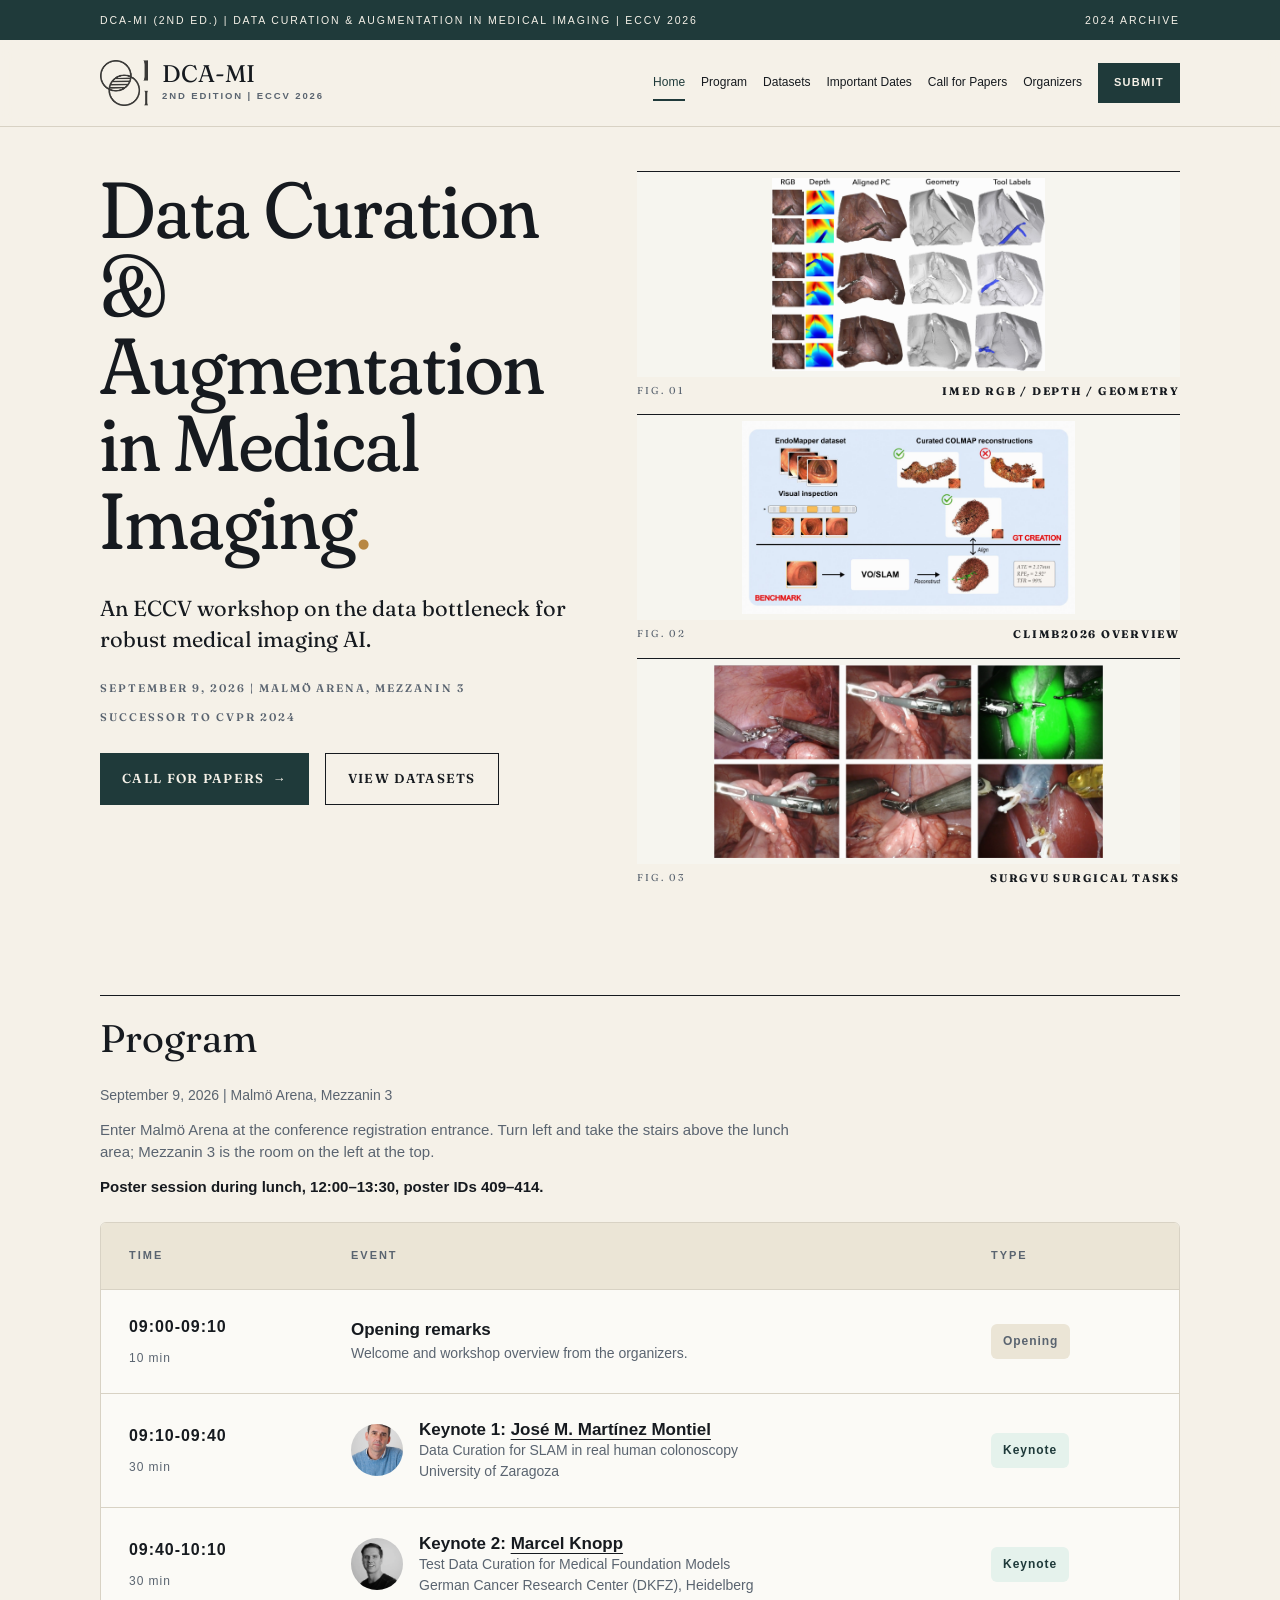
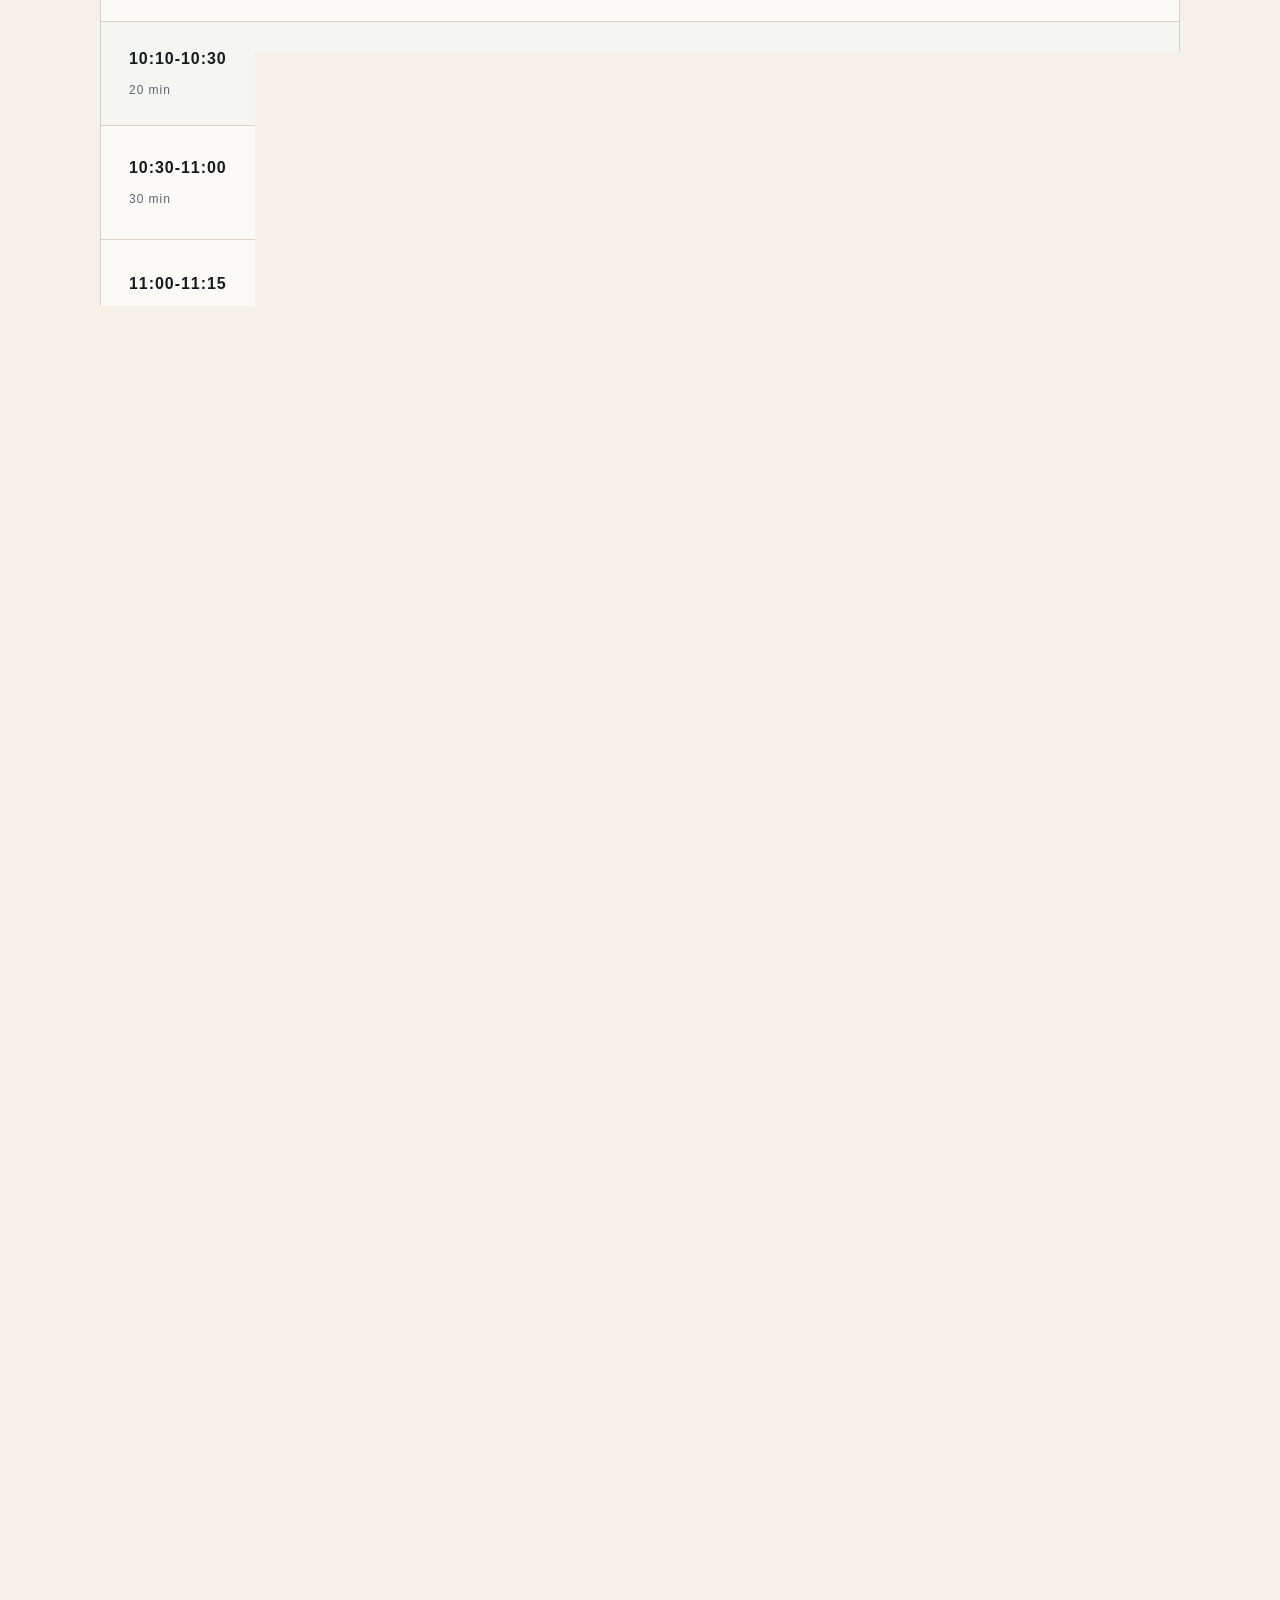
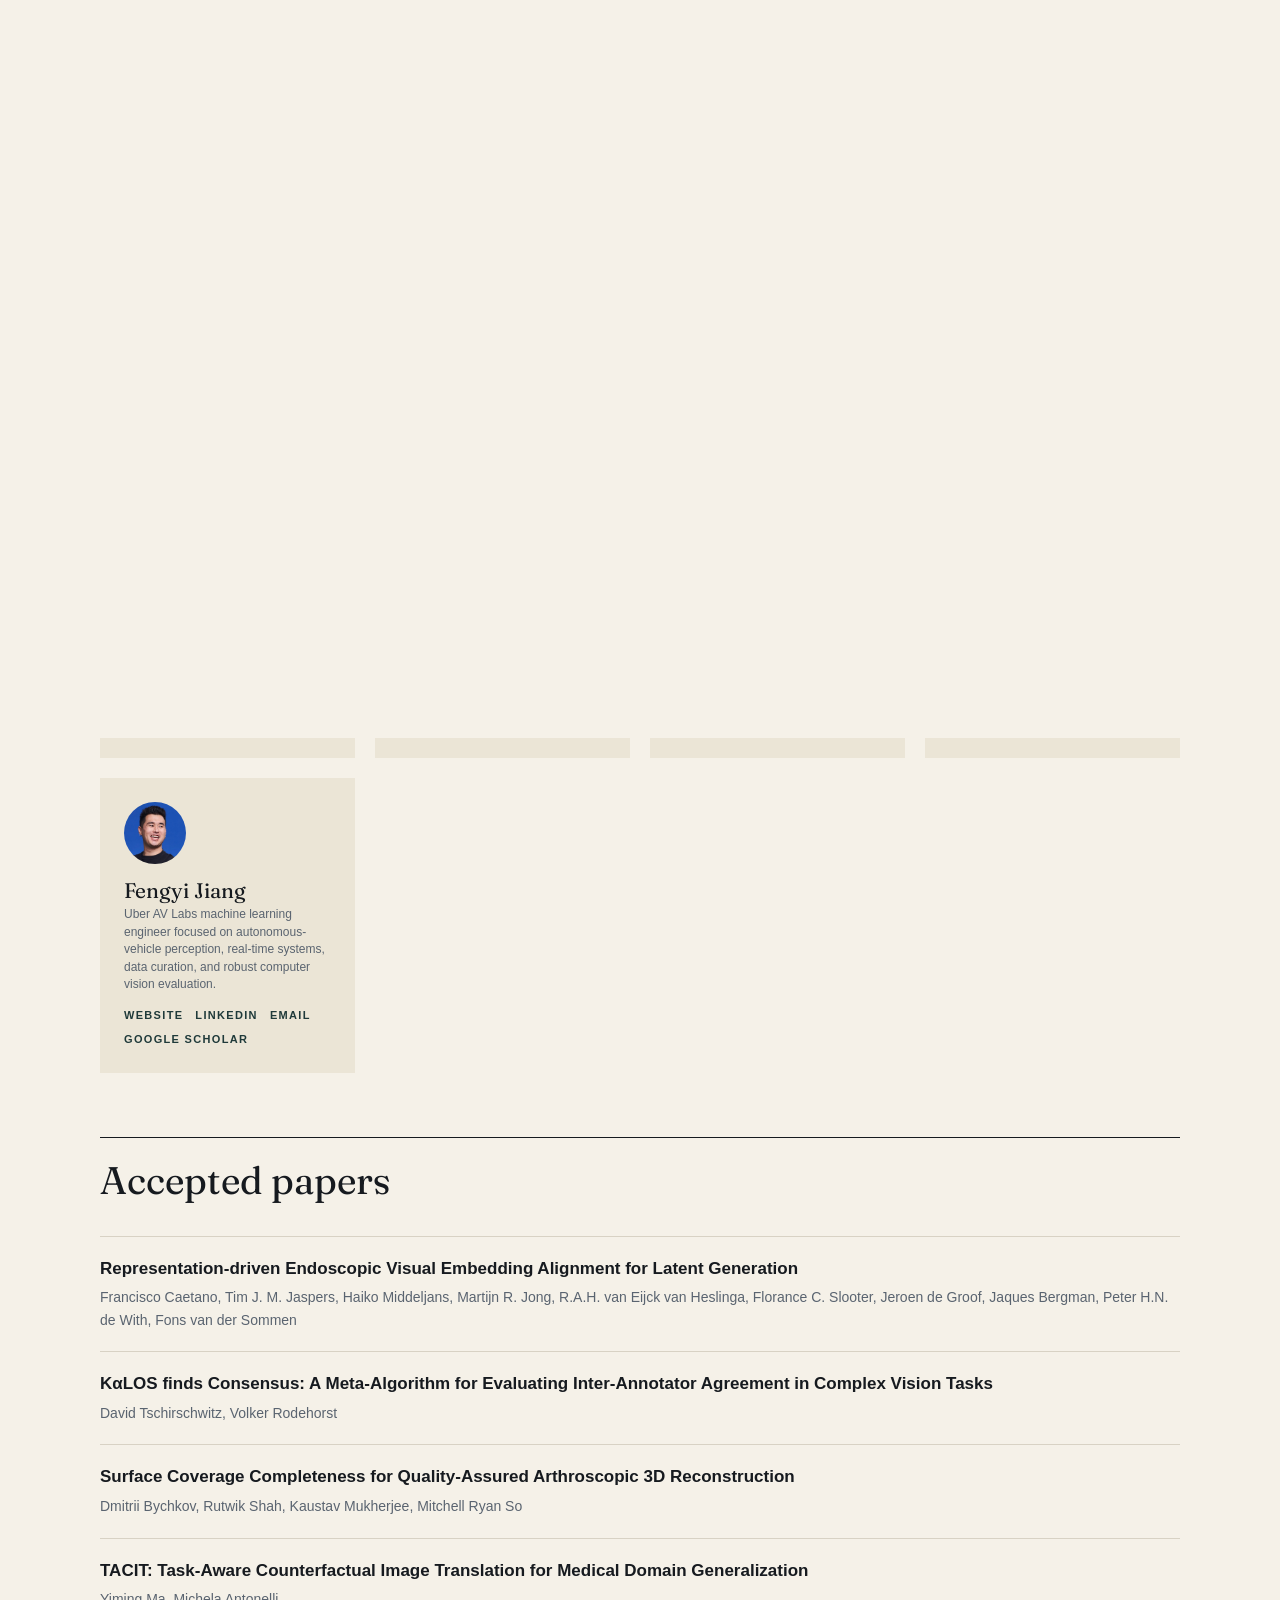
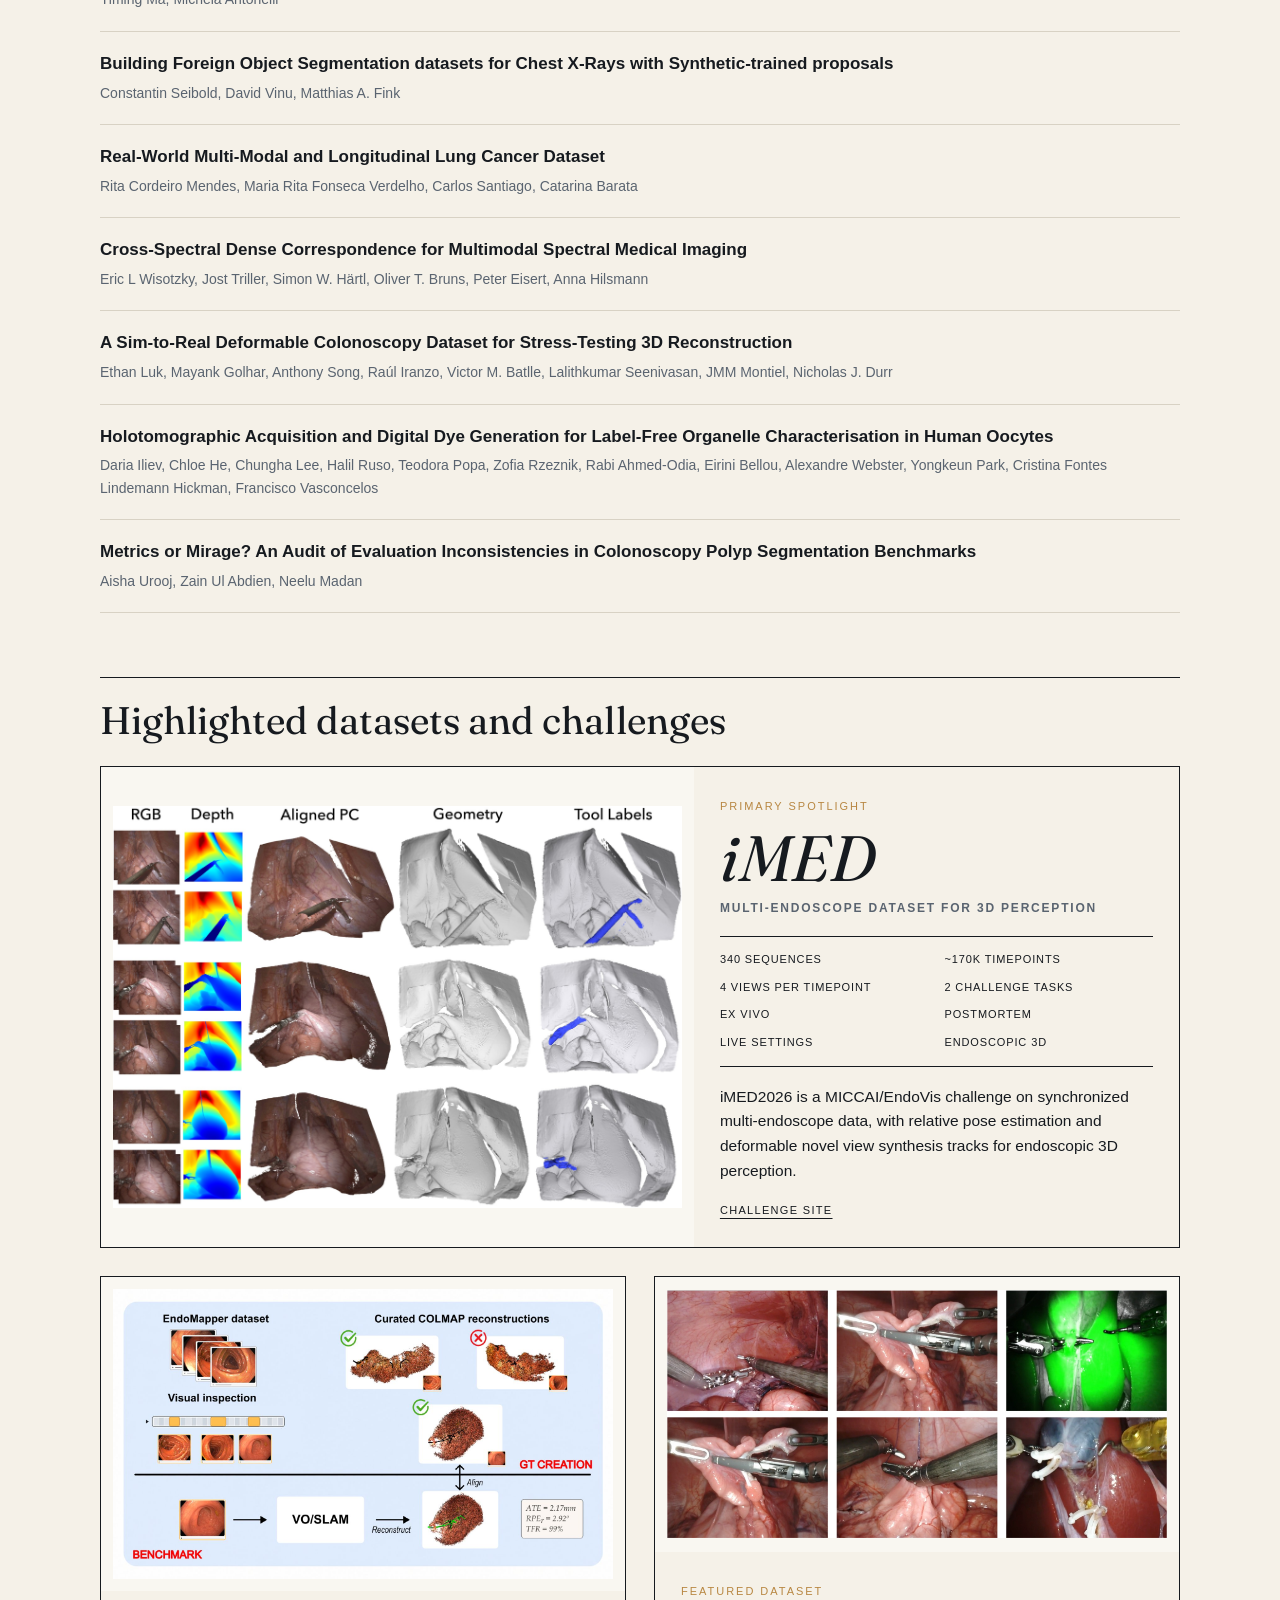
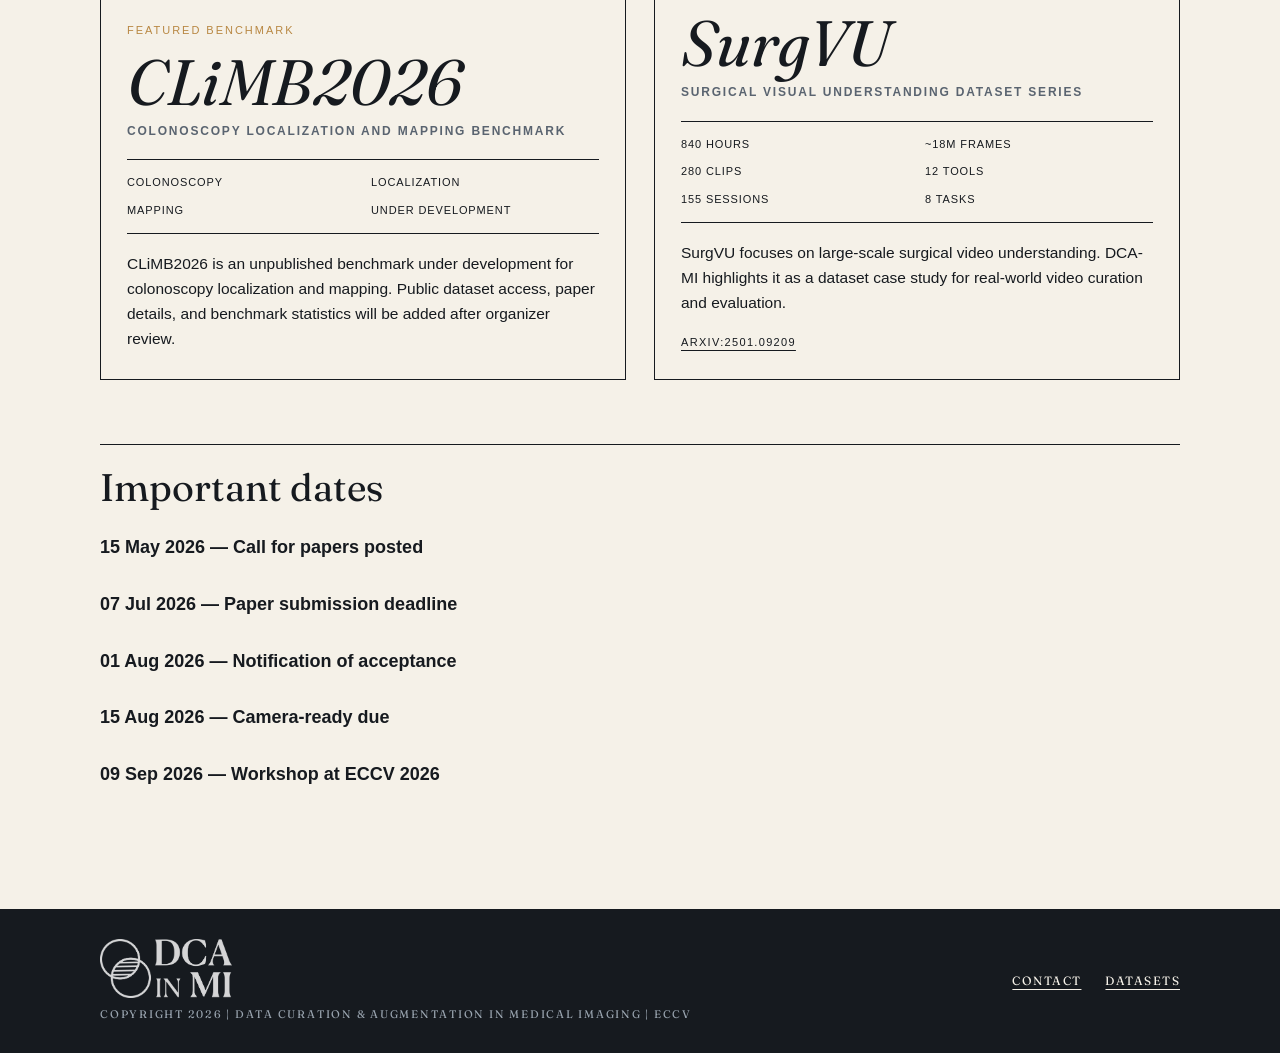
<file: index.html>
<!doctype html>
<html lang="en">
<head>
  <meta charset="utf-8">
  <meta name="viewport" content="width=device-width, initial-scale=1">
  <meta name="description" content="DCA-MI 2026: ECCV workshop on data curation, augmentation, and benchmarks for robust medical imaging AI.">
  <title>DCA-MI 2026 | Data Curation &amp; Augmentation in Medical Imaging</title>
  <link rel="preconnect" href="https://fonts.googleapis.com">
  <link rel="preconnect" href="https://fonts.gstatic.com" crossorigin>
  <link href="https://fonts.googleapis.com/css2?family=Fraunces:ital,opsz,wght,SOFT@0,9..144,300..700,30..100;1,9..144,300..700,30..100&display=swap" rel="stylesheet">
  <link rel="icon" href="assets/workshop-logo.png">
  <link rel="stylesheet" href="styles.css?v=20260903-program">
</head>
<body>
  <a class="skip-link" href="#content">Skip to content</a>

  <header class="site-shell">
    <div class="topbar">
      <div class="container topbar-inner">
        <span>DCA-MI (2nd Ed.) | Data Curation &amp; Augmentation in Medical Imaging | ECCV 2026</span>
        <span class="topbar-links">
          <a href="https://dca-in-mi.github.io/2024/">2024 archive</a>
        </span>
      </div>
    </div>

    <nav class="nav" aria-label="Primary">
      <div class="container nav-inner">
        <a class="brand" href="#home" data-route-link="home" aria-label="DCA-MI 2026 home">
          <img src="assets/workshop-logo.png" alt="DCA-MI workshop logo" class="brand-logo">
          <span class="brand-text">
            <span class="brand-name">DCA-MI</span>
            <span class="brand-meta">2nd Edition | ECCV 2026</span>
          </span>
        </a>

        <button class="nav-toggle" type="button" aria-expanded="false" aria-controls="nav-menu">
          <span>Menu</span>
        </button>

        <ul class="nav-menu" id="nav-menu">
          <li><button type="button" data-route="home">Home</button></li>
          <li><button type="button" data-route="program">Program</button></li>
          <li><button type="button" data-route="datasets">Datasets</button></li>
          <li><button type="button" data-route="dates">Important Dates</button></li>
          <li><button type="button" data-route="cfp">Call for Papers</button></li>
          <li><button type="button" data-route="organizers">Organizers</button></li>
          <li><a class="nav-submit" href="https://openreview.net/group?id=thecvf.com/ECCV/2026/Workshop/DCA-MI" target="_blank" rel="noopener noreferrer">Submit</a></li>
        </ul>
      </div>
    </nav>
  </header>

  <main id="content">
    <section class="page is-active" id="page-home" data-page="home" aria-labelledby="home-title">
      <div class="container">
        <div class="hero-grid">
          <div class="hero-copy">
            <h1 id="home-title">
              Data Curation<br>
              <span>&amp; Augmentation</span><br>
              in Medical Imaging<span class="ochre">.</span>
            </h1>
            <p class="lede">
              An ECCV workshop on the data bottleneck for robust medical imaging AI.
            </p>
            <div class="meta-row">
              <span>September 9, 2026 | Malmö Arena, Mezzanin 3</span>
              <span>Successor to CVPR 2024</span>
            </div>
            <div class="cta-row">
              <button class="btn primary" type="button" data-route="cfp">Call for papers <span aria-hidden="true">&rarr;</span></button>
              <button class="btn secondary" type="button" data-route="datasets">View datasets</button>
            </div>
          </div>

          <div class="hero-figures" aria-label="Featured dataset figures">
            <figure class="figure-tile">
              <img src="assets/imed-figure-6.jpg" alt="iMED figure showing RGB views, depth maps, aligned point clouds, geometry, and tool labels.">
              <figcaption><span>FIG. 01</span><strong>iMED RGB / Depth / Geometry</strong></figcaption>
            </figure>
            <figure class="figure-tile">
              <img src="assets/climb-overview-selected.jpeg?v=20260520" alt="CLiMB2026 colonoscopy localization and mapping benchmark overview.">
              <figcaption><span>FIG. 02</span><strong>CLiMB2026 overview</strong></figcaption>
            </figure>
            <figure class="figure-tile">
              <img src="assets/surgvu-tasks.jpg" alt="SurgVU sample frames across multiple surgical tasks.">
              <figcaption><span>FIG. 03</span><strong>SurgVU surgical tasks</strong></figcaption>
            </figure>
          </div>
        </div>
      </div>



      <section class="container">
        <h2 class="section-heading">Program</h2>
        <p class="section-note">September 9, 2026 | Malmö Arena, Mezzanin 3</p>
        <p class="venue-note">Enter Malmö Arena at the conference registration entrance. Turn left and take the stairs above the lunch area; Mezzanin 3 is the room on the left at the top.</p>
        <p class="poster-note">Poster session during lunch, 12:00–13:30, poster IDs 409–414.</p>
        <div class="schedule">
        <div class="schedule-head"><span>Time</span><span>Event</span><span>Type</span></div>
        <article><span>09:00-09:10<small>10 min</small></span><div><h3>Opening remarks</h3><p>Welcome and workshop overview from the organizers.</p></div><em>Opening</em></article>
        <article><span>09:10-09:40<small>30 min</small></span><div class="schedule-speaker"><a class="schedule-avatar" href="https://www.linkedin.com/in/jose-mar%C3%ADa-mart%C3%ADnez-montiel-1a229013/" target="_blank" rel="noopener noreferrer" aria-label="José M. Martínez Montiel on LinkedIn"><img src="assets/people/jose-montiel.jpg" alt="José M. Martínez Montiel"></a><div><h3>Keynote 1: <a href="https://www.linkedin.com/in/jose-mar%C3%ADa-mart%C3%ADnez-montiel-1a229013/" target="_blank" rel="noopener noreferrer">José M. Martínez Montiel</a></h3><p class="schedule-talk">Data Curation for SLAM in real human colonoscopy</p><p>University of Zaragoza</p></div></div><em class="tag-keynote">Keynote</em></article>
        <article><span>09:40-10:10<small>30 min</small></span><div class="schedule-speaker"><a class="schedule-avatar" href="https://www.linkedin.com/in/marcelknopp/" target="_blank" rel="noopener noreferrer" aria-label="Marcel Knopp on LinkedIn"><img src="assets/people/marcel-knopp.png" alt="Marcel Knopp"></a><div><h3>Keynote 2: <a href="https://www.linkedin.com/in/marcelknopp/" target="_blank" rel="noopener noreferrer">Marcel Knopp</a></h3><p class="schedule-talk">Test Data Curation for Medical Foundation Models</p><p>German Cancer Research Center (DKFZ), Heidelberg</p></div></div><em class="tag-keynote">Keynote</em></article>
        <article class="dim"><span>10:10-10:30<small>20 min</small></span><div><h3>Coffee break</h3><p>Refreshments and discussion.</p></div><em>Break</em></article>
        <article><span>10:30-11:00<small>30 min</small></span><div class="schedule-speaker"><a class="schedule-avatar" href="https://www.linkedin.com/in/radhouane-jilani/" target="_blank" rel="noopener noreferrer" aria-label="Radhouane Jilani on LinkedIn"><img src="assets/people/radhouane-jilani.jpeg" alt="Radhouane Jilani"></a><div><h3>Keynote 3: <a href="https://www.linkedin.com/in/radhouane-jilani/" target="_blank" rel="noopener noreferrer">Radhouane Jilani</a></h3><p class="schedule-talk">Simulating endovascular procedures for scalable perception</p><p>Mosaic Intelligence</p></div></div><em class="tag-keynote">Keynote</em></article>
        <article><span>11:00-11:15<small>15 min</small></span><div><h3>Paper 1: Establishing a Multimodal Imaging Dataset for Digital Dye Generation and Organelle Mapping in Human Oocytes</h3><p><a href="https://www.linkedin.com/in/dariailiev/" target="_blank" rel="noopener noreferrer">Daria Iliev</a>, University College London</p></div><em class="tag-oral">Paper</em></article>
        <article><span>11:15-11:30<small>15 min</small></span><div><h3>Paper 2: Real-World Multi-Modal and Longitudinal Lung Cancer Dataset</h3><p>Rita Cordeiro Mendes, Institute of Systems and Robotics, Lisbon</p></div><em class="tag-oral">Paper</em></article>
        <article><span>11:30-11:45<small>15 min</small></span><div><h3>Paper 3: Representation-driven Endoscopic Visual Embedding Alignment for Latent Generation</h3><p><a href="https://www.linkedin.com/in/fr-caetano/" target="_blank" rel="noopener noreferrer">Francisco Caetano</a>, Eindhoven University of Technology</p></div><em class="tag-oral">Paper</em></article>
        <article class="dim"><span>12:00-13:30<small>90 min</small></span><div><h3>Lunch &amp; Poster Session</h3><p>Poster IDs 409–414. Extra time included so presenting authors can also eat.</p></div><em class="tag-poster">Poster</em></article>
        <article><span>13:30-14:00<small>30 min</small></span><div class="schedule-speaker"><a class="schedule-avatar" href="https://www.linkedin.com/in/daguang-xu-2b307863/" target="_blank" rel="noopener noreferrer" aria-label="Daguang Xu on LinkedIn"><img src="assets/people/daguang-xu.jpg" alt="Daguang Xu"></a><div><h3>Keynote 4: <a href="https://www.linkedin.com/in/daguang-xu-2b307863/" target="_blank" rel="noopener noreferrer">Daguang Xu</a></h3><p class="schedule-talk">Driving AI Innovation in Healthcare through Open Data and Foundation Models</p><p>Nvidia MONAI</p></div></div><em class="tag-keynote">Keynote</em></article>
        <article><span>14:00-14:15<small>15 min</small></span><div><h3>Paper 4: TACIT: Task-Aware Counterfactual Image Translation for Medical Domain Generalization</h3><p><a href="https://www.linkedin.com/in/yiming-ma-5b401a201/" target="_blank" rel="noopener noreferrer">Yiming Ma</a>, King&rsquo;s College London</p></div><em class="tag-oral">Paper</em></article>
        <article><span>14:15-14:30<small>15 min</small></span><div><h3>Paper 5: Building Foreign Object Segmentation datasets for Chest X-Rays with Synthetic-trained proposals</h3><p><a href="https://www.linkedin.com/in/constantin-seibold-7669ba250/" target="_blank" rel="noopener noreferrer">Constantin Seibold</a>, Heidelberg University</p></div><em class="tag-oral">Paper</em></article>
        <article><span>14:30-14:45<small>15 min</small></span><div><h3>Paper 6: Cross-Spectral Dense Correspondence for Multimodal Spectral Medical Imaging</h3><p><a href="https://www.linkedin.com/in/eric-wisotzky-467759403/" target="_blank" rel="noopener noreferrer">Eric L. Wisotzky</a>, Fraunhofer Institute for Telecommunications</p></div><em class="tag-oral">Paper</em></article>
        <article><span>14:45-15:15<small>30 min</small></span><div class="schedule-speaker"><a class="schedule-avatar" href="https://www.linkedin.com/in/chinedu-nwoye/" target="_blank" rel="noopener noreferrer" aria-label="Chinedu Nwoye on LinkedIn"><img src="assets/people/chinedu-nwoye.png" alt="Chinedu Nwoye"></a><div><h3>Keynote 5: <a href="https://www.linkedin.com/in/chinedu-nwoye/" target="_blank" rel="noopener noreferrer">Chinedu Nwoye</a></h3><p class="schedule-talk">The Annotations Surgeons Already Gave Us</p><p>Intuitive</p></div></div><em class="tag-keynote">Keynote</em></article>
        <article class="dim"><span>15:15-15:30<small>15 min</small></span><div><h3>Coffee break</h3><p>Refreshments and discussion.</p></div><em>Break</em></article>
        <article><span>15:30-16:00<small>30 min</small></span><div class="schedule-speaker"><a class="schedule-avatar" href="https://www.linkedin.com/in/fiona-kolbinger-01b332244/" target="_blank" rel="noopener noreferrer" aria-label="Fiona Kolbinger on LinkedIn"><img src="assets/people/fiona-kolbinger.jpg" alt="Fiona Kolbinger"></a><div><h3>Keynote 6: <a href="https://www.linkedin.com/in/fiona-kolbinger-01b332244/" target="_blank" rel="noopener noreferrer">Fiona Kolbinger</a></h3><p class="schedule-talk">Open Data in Surgery</p><p>Purdue University</p></div></div><em class="tag-keynote">Keynote</em></article>
        <article><span>16:00-16:10<small>10 min</small></span><div><h3>Best Paper &amp; Best Presentation Awards, Closing remarks</h3><p>Awards sponsored by Intuitive. Closing notes from the organizers.</p></div><em>Closing</em></article>
        </div>
      </section>

      <section class="container">
        <h2 class="section-heading">Organizers</h2>
        <div class="organizer-grid home-organizer-grid">
          <article><img src="assets/people/sierra-bonilla.jpg" alt="Sierra Bonilla"><span></span><h3>Sierra Bonilla</h3><p>University College London PhD candidate working on surgical computer vision, 3D reconstruction, and the iMED dataset.</p><div class="person-links"><a href="https://sierrabonilla.com/" target="_blank" rel="noopener noreferrer">Profile</a><a href="https://www.linkedin.com/in/sierra-bonilla" target="_blank" rel="noopener noreferrer">LinkedIn</a><a href="mailto:sierra.bonilla.21@ucl.ac.uk">Email</a><a href="https://scholar.google.com/citations?user=jhELDK0AAAAJ&amp;hl=en" target="_blank" rel="noopener noreferrer">Google Scholar</a></div></article>
          <article><img src="assets/people/javier-morlana.jpg" alt="Javier Morlana"><span></span><h3>Javier Morlana</h3><p>Universidad de Zaragoza PhD researcher developing colonoscopy SLAM, visual place recognition, and CLiMB2026 benchmarking.</p><div class="person-links"><a href="https://jmorlana.github.io/" target="_blank" rel="noopener noreferrer">Profile</a><a href="https://www.linkedin.com/in/javiermorlana/" target="_blank" rel="noopener noreferrer">LinkedIn</a><a href="mailto:jmorlana@unizar.es">Email</a><a href="https://scholar.google.com/citations?user=1-DJMB8AAAAJ&amp;hl=en" target="_blank" rel="noopener noreferrer">Google Scholar</a></div></article>
          <article><img src="assets/people/ray-zhang.jpg" alt="Xiaorui Zhang"><span></span><h3>Xiaorui Zhang</h3><p>Intuitive Surgical machine learning engineer organizing SurgVU and building surgical video understanding and high-resolution endoscopic datasets.</p><div class="person-links"><a href="https://www.linkedin.com/in/ray-zhang-0802871a4" target="_blank" rel="noopener noreferrer">LinkedIn</a><a href="mailto:ray.zhang@intusurg.com">Email</a><a href="https://scholar.google.com/citations?user=j6O6Q3gAAAAJ&amp;hl=en" target="_blank" rel="noopener noreferrer">Google Scholar</a></div></article>
        <article><img src="assets/people/chinedu-nwoye.png" alt="Chinedu Nwoye"><span></span><h3>Chinedu Nwoye</h3><p>Advanced Research, Intuitive, with work in surgical video understanding, surgical workflow analysis, and medical computer vision.</p></article>
          <article><img src="assets/people/mary-jin.jpg" alt="Mary Jin"><span></span><h3>Mary Jin</h3><p>Intuitive Surgical vision system analyst working on computational imaging and joint optical-software design for surgical imaging systems.</p><div class="person-links"><a href="https://www.linkedin.com/in/lingbo-jin" target="_blank" rel="noopener noreferrer">LinkedIn</a><a href="mailto:lj19@rice.edu">Email</a><a href="https://scholar.google.com/citations?user=OvPQ11EAAAAJ&amp;hl=en&amp;oi=ao" target="_blank" rel="noopener noreferrer">Google Scholar</a></div></article>
          <article><img src="assets/people/shuoqi-chen.jpg" alt="Shuoqi Chen"><span></span><h3>Shuoqi Chen</h3><p>Intuitive Surgical machine learning and computer vision engineer developing AI-driven imaging technologies for surgical robotics.</p><div class="person-links"><a href="https://www.linkedin.com/in/shuoqi-chen" target="_blank" rel="noopener noreferrer">LinkedIn</a><a href="mailto:shuoqi.chen@intusurg.com">Email</a><a href="https://scholar.google.com/citations?hl=en&amp;user=oiRS1xQAAAAJ" target="_blank" rel="noopener noreferrer">Google Scholar</a></div></article>
          <article><img src="assets/people/jingpei-lu.jpg" alt="Jingpei Lu"><span></span><h3>Jingpei Lu</h3><p>Intuitive Surgical research scientist in computer vision and surgical robotics, with work on robot perception and surgical imaging datasets.</p><div class="person-links"><a href="https://www.linkedin.com/in/jingpei-lu/" target="_blank" rel="noopener noreferrer">LinkedIn</a><a href="mailto:jingpei.lu@intusurg.com">Email</a><a href="https://scholar.google.com/citations?user=XjzwVdsAAAAJ&amp;hl=en" target="_blank" rel="noopener noreferrer">Google Scholar</a></div></article>
          <article><img src="assets/people/rogerio-nespolo.jpg" alt="Rogerio Nespolo"><span></span><h3>Rogerio Nespolo</h3><p>Intuitive Surgical machine learning engineer focused on surgical data science, real-time guidance, and multimodal skill assessment.</p><div class="person-links"><a href="https://www.linkedin.com/in/rogerionespolo/" target="_blank" rel="noopener noreferrer">LinkedIn</a><a href="mailto:rogerio.garcianespolo@intusurg.com">Email</a><a href="https://scholar.google.com/citations?user=_Cw9uY8AAAAJ&amp;hl=en" target="_blank" rel="noopener noreferrer">Google Scholar</a></div></article>
          <article><img src="assets/people/fengyi-jiang.jpg" alt="Fengyi Jiang"><span></span><h3>Fengyi Jiang</h3><p>Uber AV Labs machine learning engineer focused on autonomous-vehicle perception, real-time systems, data curation, and robust computer vision evaluation.</p><div class="person-links"><a href="https://www.art-ai.me/" target="_blank" rel="noopener noreferrer">Website</a><a href="https://www.linkedin.com/in/art-j" target="_blank" rel="noopener noreferrer">LinkedIn</a><a href="mailto:art_jiang@outlook.com">Email</a><a href="https://scholar.google.com/citations?user=Z3J4WKYAAAAJ&amp;hl=en" target="_blank" rel="noopener noreferrer">Google Scholar</a></div></article>
        </div>
      </section>

      <section class="container">
        <h2 class="section-heading">Accepted papers</h2>
        <div class="accepted-paper-list">
          <article><h3>Representation-driven Endoscopic Visual Embedding Alignment for Latent Generation</h3><p>Francisco Caetano, Tim J. M. Jaspers, Haiko Middeljans, Martijn R. Jong, R.A.H. van Eijck van Heslinga, Florance C. Slooter, Jeroen de Groof, Jaques Bergman, Peter H.N. de With, Fons van der Sommen</p></article>
          <article><h3>KαLOS finds Consensus: A Meta-Algorithm for Evaluating Inter-Annotator Agreement in Complex Vision Tasks</h3><p>David Tschirschwitz, Volker Rodehorst</p></article>
          <article><h3>Surface Coverage Completeness for Quality-Assured Arthroscopic 3D Reconstruction</h3><p>Dmitrii Bychkov, Rutwik Shah, Kaustav Mukherjee, Mitchell Ryan So</p></article>
          <article><h3>TACIT: Task-Aware Counterfactual Image Translation for Medical Domain Generalization</h3><p>Yiming Ma, Michela Antonelli</p></article>
          <article><h3>Building Foreign Object Segmentation datasets for Chest X-Rays with Synthetic-trained proposals</h3><p>Constantin Seibold, David Vinu, Matthias A. Fink</p></article>
          <article><h3>Real-World Multi-Modal and Longitudinal Lung Cancer Dataset</h3><p>Rita Cordeiro Mendes, Maria Rita Fonseca Verdelho, Carlos Santiago, Catarina Barata</p></article>
          <article><h3>Cross-Spectral Dense Correspondence for Multimodal Spectral Medical Imaging</h3><p>Eric L Wisotzky, Jost Triller, Simon W. Härtl, Oliver T. Bruns, Peter Eisert, Anna Hilsmann</p></article>
          <article><h3>A Sim-to-Real Deformable Colonoscopy Dataset for Stress-Testing 3D Reconstruction</h3><p>Ethan Luk, Mayank Golhar, Anthony Song, Raúl Iranzo, Victor M. Batlle, Lalithkumar Seenivasan, JMM Montiel, Nicholas J. Durr</p></article>
          <article><h3>Holotomographic Acquisition and Digital Dye Generation for Label-Free Organelle Characterisation in Human Oocytes</h3><p>Daria Iliev, Chloe He, Chungha Lee, Halil Ruso, Teodora Popa, Zofia Rzeznik, Rabi Ahmed-Odia, Eirini Bellou, Alexandre Webster, Yongkeun Park, Cristina Fontes Lindemann Hickman, Francisco Vasconcelos</p></article>
          <article><h3>Metrics or Mirage? An Audit of Evaluation Inconsistencies in Colonoscopy Polyp Segmentation Benchmarks</h3><p>Aisha Urooj, Zain Ul Abdien, Neelu Madan</p></article>
        </div>
      </section>


      <section class="container dataset-section">
        <h2 class="section-heading">Highlighted datasets and challenges</h2>
        <div class="dataset-grid">
          <article class="dataset-card dataset-primary">
            <figure><img src="assets/imed-figure-6.jpg" alt="iMED processing figure with RGB, depth, aligned point clouds, geometry, and tool labels."></figure>
            <div>
              <span class="mono ochre">PRIMARY SPOTLIGHT</span>
              <h3>iMED</h3>
              <p class="dataset-sub">Multi-Endoscope Dataset for 3D Perception</p>
              <div class="stat-grid">
                <span>340 sequences</span><span>~170K timepoints</span><span>4 views per timepoint</span><span>2 challenge tasks</span><span>Ex vivo</span><span>Postmortem</span><span>Live settings</span><span>Endoscopic 3D</span>
              </div>
              <p>iMED2026 is a MICCAI/EndoVis challenge on synchronized multi-endoscope data, with relative pose estimation and deformable novel view synthesis tracks for endoscopic 3D perception.</p>
              <a href="https://imed-challenge.github.io/">Challenge site</a>
            </div>
          </article>

          <article class="dataset-card">
            <figure><img src="assets/climb-overview-selected.jpeg?v=20260520" alt="CLiMB2026 colonoscopy localization and mapping benchmark overview."></figure>
            <div>
              <span class="mono ochre">FEATURED BENCHMARK</span>
              <h3>CLiMB2026</h3>
              <p class="dataset-sub">Colonoscopy Localization and Mapping Benchmark</p>
              <div class="stat-grid"><span>Colonoscopy</span><span>Localization</span><span>Mapping</span><span>Under development</span></div>
              <p>CLiMB2026 is an unpublished benchmark under development for colonoscopy localization and mapping. Public dataset access, paper details, and benchmark statistics will be added after organizer review.</p>
            </div>
          </article>

          <article class="dataset-card">
            <figure><img src="assets/surgvu-tasks.jpg" alt="SurgVU sample frames from multiple surgical tasks."></figure>
            <div>
              <span class="mono ochre">FEATURED DATASET</span>
              <h3>SurgVU</h3>
              <p class="dataset-sub">Surgical Visual Understanding Dataset Series</p>
              <div class="stat-grid"><span>840 hours</span><span>~18M frames</span><span>280 clips</span><span>12 tools</span><span>155 sessions</span><span>8 tasks</span></div>
              <p>SurgVU focuses on large-scale surgical video understanding. DCA-MI highlights it as a dataset case study for real-world video curation and evaluation.</p>
              <a href="https://arxiv.org/abs/2501.09209">arXiv:2501.09209</a>
            </div>
          </article>
        </div>
      </section>

      <section class="container">
        <h2 class="section-heading">Important dates</h2>
        <div class="date-list">
          <section class="date-block"><h3>15 May 2026 — Call for papers posted</h3></section>
          <section class="date-block"><h3>07 Jul 2026 — Paper submission deadline</h3></section>
          <section class="date-block"><h3>01 Aug 2026 — Notification of acceptance</h3></section>
          <section class="date-block"><h3>15 Aug 2026 — Camera-ready due</h3></section>
          <section class="date-block"><h3>09 Sep 2026 — Workshop at ECCV 2026</h3></section>
        </div>
      </section>

    </section>

    <section class="page" id="page-datasets" data-page="datasets" aria-label="Datasets and challenges">
      <section class="container dataset-section">
        <div class="dataset-grid">
          <article class="dataset-card dataset-primary">
            <figure><img src="assets/imed-figure-6.jpg" alt="iMED processing figure with RGB, depth, aligned point clouds, geometry, and tool labels."></figure>
            <div>
              <span class="mono ochre">PRIMARY SPOTLIGHT</span>
              <h3>iMED</h3>
              <p class="dataset-sub">Multi-Endoscope Dataset for 3D Perception</p>
              <div class="stat-grid">
                <span>340 sequences</span><span>~170K timepoints</span><span>4 views per timepoint</span><span>2 challenge tasks</span><span>Ex vivo</span><span>Postmortem</span><span>Live settings</span><span>Endoscopic 3D</span>
              </div>
              <p>iMED2026 is a MICCAI/EndoVis challenge on synchronized multi-endoscope data, with relative pose estimation and deformable novel view synthesis tracks for endoscopic 3D perception.</p>
              <a href="https://imed-challenge.github.io/">Challenge site</a>
            </div>
          </article>

          <article class="dataset-card">
            <figure><img src="assets/climb-overview-selected.jpeg?v=20260520" alt="CLiMB2026 colonoscopy localization and mapping benchmark overview."></figure>
            <div>
              <span class="mono ochre">FEATURED BENCHMARK</span>
              <h3>CLiMB2026</h3>
              <p class="dataset-sub">Colonoscopy Localization and Mapping Benchmark</p>
              <div class="stat-grid"><span>Colonoscopy</span><span>Localization</span><span>Mapping</span><span>Under development</span></div>
              <p>CLiMB2026 is an unpublished benchmark under development for colonoscopy localization and mapping. Public dataset access, paper details, and benchmark statistics will be added after organizer review.</p>
            </div>
          </article>

          <article class="dataset-card">
            <figure><img src="assets/surgvu-tasks.jpg" alt="SurgVU sample frames from multiple surgical tasks."></figure>
            <div>
              <span class="mono ochre">FEATURED DATASET</span>
              <h3>SurgVU</h3>
              <p class="dataset-sub">Surgical Visual Understanding Dataset Series</p>
              <div class="stat-grid"><span>840 hours</span><span>~18M frames</span><span>280 clips</span><span>12 tools</span><span>155 sessions</span><span>8 tasks</span></div>
              <p>SurgVU focuses on large-scale surgical video understanding. DCA-MI highlights it as a dataset case study for real-world video curation and evaluation.</p>
              <a href="https://arxiv.org/abs/2501.09209">arXiv:2501.09209</a>
            </div>
          </article>
        </div>
      </section>
    </section>

    <section class="page" id="page-dates" data-page="dates" aria-label="Important dates">
      <section class="container">
        <div class="date-list">
          <section class="date-block"><h3>15 May 2026 — Call for papers posted</h3></section>
          <section class="date-block"><h3>07 Jul 2026 — Paper submission deadline</h3></section>
          <section class="date-block"><h3>01 Aug 2026 — Notification of acceptance</h3></section>
          <section class="date-block"><h3>15 Aug 2026 — Camera-ready due</h3></section>
          <section class="date-block"><h3>09 Sep 2026 — Workshop at ECCV 2026</h3></section>
        </div>
      </section>
    </section>

    <section class="page" id="page-cfp" data-page="cfp" aria-label="Call for papers">
      <section class="container cfp-body">
        <div class="cfp-submit-bar">
          <p>Submit your workshop paper through the DCA-MI OpenReview portal.</p>
          <a class="btn primary btn-large" href="https://openreview.net/group?id=thecvf.com/ECCV/2026/Workshop/DCA-MI" target="_blank" rel="noopener noreferrer">Submit on OpenReview <span aria-hidden="true">&rarr;</span></a>
        </div>
        <article id="cfp-accepted">
          <h2 class="section-heading">Accepted papers</h2>
          <div class="accepted-paper-list">
            <article><h3>Representation-driven Endoscopic Visual Embedding Alignment for Latent Generation</h3><p>Francisco Caetano, Tim J. M. Jaspers, Haiko Middeljans, Martijn R. Jong, R.A.H. van Eijck van Heslinga, Florance C. Slooter, Jeroen de Groof, Jaques Bergman, Peter H.N. de With, Fons van der Sommen</p></article>
            <article><h3>KαLOS finds Consensus: A Meta-Algorithm for Evaluating Inter-Annotator Agreement in Complex Vision Tasks</h3><p>David Tschirschwitz, Volker Rodehorst</p></article>
            <article><h3>Surface Coverage Completeness for Quality-Assured Arthroscopic 3D Reconstruction</h3><p>Dmitrii Bychkov, Rutwik Shah, Kaustav Mukherjee, Mitchell Ryan So</p></article>
            <article><h3>TACIT: Task-Aware Counterfactual Image Translation for Medical Domain Generalization</h3><p>Yiming Ma, Michela Antonelli</p></article>
            <article><h3>Building Foreign Object Segmentation datasets for Chest X-Rays with Synthetic-trained proposals</h3><p>Constantin Seibold, David Vinu, Matthias A. Fink</p></article>
            <article><h3>Real-World Multi-Modal and Longitudinal Lung Cancer Dataset</h3><p>Rita Cordeiro Mendes, Maria Rita Fonseca Verdelho, Carlos Santiago, Catarina Barata</p></article>
            <article><h3>Cross-Spectral Dense Correspondence for Multimodal Spectral Medical Imaging</h3><p>Eric L Wisotzky, Jost Triller, Simon W. Härtl, Oliver T. Bruns, Peter Eisert, Anna Hilsmann</p></article>
            <article><h3>A Sim-to-Real Deformable Colonoscopy Dataset for Stress-Testing 3D Reconstruction</h3><p>Ethan Luk, Mayank Golhar, Anthony Song, Raúl Iranzo, Victor M. Batlle, Lalithkumar Seenivasan, JMM Montiel, Nicholas J. Durr</p></article>
            <article><h3>Holotomographic Acquisition and Digital Dye Generation for Label-Free Organelle Characterisation in Human Oocytes</h3><p>Daria Iliev, Chloe He, Chungha Lee, Halil Ruso, Teodora Popa, Zofia Rzeznik, Rabi Ahmed-Odia, Eirini Bellou, Alexandre Webster, Yongkeun Park, Cristina Fontes Lindemann Hickman, Francisco Vasconcelos</p></article>
            <article><h3>Metrics or Mirage? An Audit of Evaluation Inconsistencies in Colonoscopy Polyp Segmentation Benchmarks</h3><p>Aisha Urooj, Zain Ul Abdien, Neelu Madan</p></article>
          </div>
        </article>
        <article id="cfp-tracks">
          <h2 class="section-heading">Submission tracks</h2>
          <div class="cfp-deadline-bar" aria-live="polite">
            <div>
              <span class="track-kicker">Submission deadline</span>
              <p class="cfp-deadline-date">07 Jul 2026, 11:59 PM (AoE)</p>
            </div>
            <p class="cfp-countdown" id="cfp-countdown">Calculating…</p>
          </div>
          <div class="cfp-track-grid">
            <section class="cfp-track-card" aria-labelledby="regular-track-title">
              <span class="track-kicker">Original Work Track</span>
              <h3 id="regular-track-title">Peer-reviewed papers</h3>
              <p>Full papers in ECCV LNCS format. All submissions are reviewed via a standard double-blind OpenReview workflow by a dedicated program committee. Conflicts of interest are handled per <a href="https://eccv.ecva.net/Conferences/2026/SubmissionPolicies" target="_blank" rel="noopener noreferrer">ECCV workshop policies</a>. Accepted papers are included in the workshop program for poster presentation.</p>
              <p class="track-note">Full papers, extended abstracts, and dataset or benchmark papers are welcome.</p>
            </section>
            <section class="cfp-track-card" aria-labelledby="nectar-track-title">
              <span class="track-kicker">Published Work Track</span>
              <h3 id="nectar-track-title">Already published work</h3>
              <p>Papers already published and peer-reviewed at major computer vision, machine learning, medical imaging, robotics, or clinical AI conferences or journals. Submissions are not re-reviewed — the main criteria are topical fit and poster-board availability. Authors submit a link to the paper via the workshop&rsquo;s OpenReview page.</p>
            </section>
          </div>
        </article>
        <article id="cfp-topics">
          <h2 class="section-heading">Topics of interest</h2>
          <ul class="cfp-topic-list cfp-topic-list-single">
            <li>Acquisition pipelines, annotation strategy, and multi-site dataset construction</li>
            <li>Pseudo-ground-truth generation, calibration, and quality control</li>
            <li>Clinically meaningful metrics, splits, leakage analysis, and reproducibility reporting</li>
            <li>Human-in-the-loop and clinician-grounded evaluation methodologies</li>
            <li>Privacy, fairness, federated learning, and responsible dataset governance</li>
            <li>Generative and diffusion-based augmentation for images and video</li>
            <li>Synthetic data for rare diseases and under-represented populations</li>
            <li>Physics-based simulation, digital twins, and clinical simulators</li>
            <li>Sim-to-real adaptation and patient-specific synthetic priors</li>
            <li>SLAM and structure-from-motion for endoscopy and interventional imaging</li>
            <li>Neural rendering, Gaussian splatting, and implicit 3D representations</li>
            <li>Calibration and pose estimation under deformation, smoke, and reflection</li>
            <li>Dataset and pseudo-GT design for reconstruction benchmarks</li>
            <li>Self-, semi-, weakly-supervised learning and foundation-model adaptation</li>
            <li>Domain adaptation, distribution shift, and out-of-distribution detection</li>
            <li>Multimodal clinical datasets, vision-language models, and workflow understanding</li>
            <li>Deployment safety, uncertainty quantification, and bench-to-bedside evaluation</li>
          </ul>
        </article>
        <article id="cfp-faq">
          <h2 class="section-heading">Submission details &amp; FAQ</h2>
          <div class="cfp-faq-list">
            <details>
              <summary>What format and page limit should I use?</summary>
              <div>
                <p><strong>Original Work:</strong> <a href="https://www.overleaf.com/project/6964f03143335b20390feb46" target="_blank" rel="noopener noreferrer">ECCV 2026 LNCS author kit</a> — <strong>max. 14 pages excluding references</strong> (figures and tables included). Additional reference-only pages are allowed. See the <a href="https://eccv.ecva.net/Conferences/2026/SubmissionPolicies" target="_blank" rel="noopener noreferrer">ECCV submission policies</a>.</p>
                <p><strong>Published Work:</strong> no reformatting — submit the camera-ready version as published at the original venue, plus a link on OpenReview.</p>
              </div>
            </details>
            <details>
              <summary>Which ECCV policies apply?</summary>
              <div>
                <p><strong>Follow the <a href="https://eccv.ecva.net/Conferences/2026/SubmissionPolicies" target="_blank" rel="noopener noreferrer">ECCV 2026 submission policies</a></strong> — double-blind anonymization, no author-identifying links, dual-submission rules, and completed OpenReview profiles.</p>
              </div>
            </details>
            <details>
              <summary>How does review work?</summary>
              <div>
                <p><strong>Original Work:</strong> double-blind peer review via OpenReview, one round, no rebuttal. <strong>Published Work:</strong> topical-fit screening only, not re-reviewed.</p>
              </div>
            </details>
            <details>
              <summary>What happens if my paper is accepted?</summary>
              <div>
                <p><strong>Poster presentation</strong> at DCA-MI 2026. A subset of Original Work papers may be invited for oral presentation.</p>
              </div>
            </details>
            <details>
              <summary>What about dataset provenance and ethics?</summary>
              <div>
                <p><strong>Document source, consent, licensing, and coverage limits.</strong> Submissions with unclear protected-data handling may be desk-rejected.</p>
              </div>
            </details>
          </div>
        </article>
      </section>
    </section>

    <section class="page" id="page-program" data-page="program" aria-labelledby="program-title">
      <div class="container page-hero">
        <div><span class="mono">§ 05</span><span class="eyebrow">Program</span><span class="mono muted">September 9, 2026 | Malmö Arena, Mezzanin 3</span></div>
        <h1 id="program-title">Workshop<br><span class="ital">schedule</span><span class="ochre">.</span></h1>
      </div>
      <div class="section-div container">
        <div><span class="mono">05A</span><span class="eyebrow">Schedule</span></div>
        <span class="mono muted">Time | Session | Format</span>
      </div>
      <div class="container">
        <p class="venue-note">Enter Malmö Arena at the conference registration entrance. Turn left and take the stairs above the lunch area; Mezzanin 3 is the room on the left at the top.</p>
        <p class="poster-note">Poster session during lunch, 12:00–13:30, poster IDs 409–414.</p>
      </div>
      <section class="container schedule">
        <div class="schedule-head"><span>Time</span><span>Event</span><span>Type</span></div>
        <article><span>09:00-09:10<small>10 min</small></span><div><h3>Opening remarks</h3><p>Welcome and workshop overview from the organizers.</p></div><em>Opening</em></article>
        <article><span>09:10-09:40<small>30 min</small></span><div class="schedule-speaker"><a class="schedule-avatar" href="https://www.linkedin.com/in/jose-mar%C3%ADa-mart%C3%ADnez-montiel-1a229013/" target="_blank" rel="noopener noreferrer" aria-label="José M. Martínez Montiel on LinkedIn"><img src="assets/people/jose-montiel.jpg" alt="José M. Martínez Montiel"></a><div><h3>Keynote 1: <a href="https://www.linkedin.com/in/jose-mar%C3%ADa-mart%C3%ADnez-montiel-1a229013/" target="_blank" rel="noopener noreferrer">José M. Martínez Montiel</a></h3><p class="schedule-talk">Data Curation for SLAM in real human colonoscopy</p><p>University of Zaragoza</p></div></div><em class="tag-keynote">Keynote</em></article>
        <article><span>09:40-10:10<small>30 min</small></span><div class="schedule-speaker"><a class="schedule-avatar" href="https://www.linkedin.com/in/marcelknopp/" target="_blank" rel="noopener noreferrer" aria-label="Marcel Knopp on LinkedIn"><img src="assets/people/marcel-knopp.png" alt="Marcel Knopp"></a><div><h3>Keynote 2: <a href="https://www.linkedin.com/in/marcelknopp/" target="_blank" rel="noopener noreferrer">Marcel Knopp</a></h3><p class="schedule-talk">Test Data Curation for Medical Foundation Models</p><p>German Cancer Research Center (DKFZ), Heidelberg</p></div></div><em class="tag-keynote">Keynote</em></article>
        <article class="dim"><span>10:10-10:30<small>20 min</small></span><div><h3>Coffee break</h3><p>Refreshments and discussion.</p></div><em>Break</em></article>
        <article><span>10:30-11:00<small>30 min</small></span><div class="schedule-speaker"><a class="schedule-avatar" href="https://www.linkedin.com/in/radhouane-jilani/" target="_blank" rel="noopener noreferrer" aria-label="Radhouane Jilani on LinkedIn"><img src="assets/people/radhouane-jilani.jpeg" alt="Radhouane Jilani"></a><div><h3>Keynote 3: <a href="https://www.linkedin.com/in/radhouane-jilani/" target="_blank" rel="noopener noreferrer">Radhouane Jilani</a></h3><p class="schedule-talk">Simulating endovascular procedures for scalable perception</p><p>Mosaic Intelligence</p></div></div><em class="tag-keynote">Keynote</em></article>
        <article><span>11:00-11:15<small>15 min</small></span><div><h3>Paper 1: Establishing a Multimodal Imaging Dataset for Digital Dye Generation and Organelle Mapping in Human Oocytes</h3><p><a href="https://www.linkedin.com/in/dariailiev/" target="_blank" rel="noopener noreferrer">Daria Iliev</a>, University College London</p></div><em class="tag-oral">Paper</em></article>
        <article><span>11:15-11:30<small>15 min</small></span><div><h3>Paper 2: Real-World Multi-Modal and Longitudinal Lung Cancer Dataset</h3><p>Rita Cordeiro Mendes, Institute of Systems and Robotics, Lisbon</p></div><em class="tag-oral">Paper</em></article>
        <article><span>11:30-11:45<small>15 min</small></span><div><h3>Paper 3: Representation-driven Endoscopic Visual Embedding Alignment for Latent Generation</h3><p><a href="https://www.linkedin.com/in/fr-caetano/" target="_blank" rel="noopener noreferrer">Francisco Caetano</a>, Eindhoven University of Technology</p></div><em class="tag-oral">Paper</em></article>
        <article class="dim"><span>12:00-13:30<small>90 min</small></span><div><h3>Lunch &amp; Poster Session</h3><p>Poster IDs 409–414. Extra time included so presenting authors can also eat.</p></div><em class="tag-poster">Poster</em></article>
        <article><span>13:30-14:00<small>30 min</small></span><div class="schedule-speaker"><a class="schedule-avatar" href="https://www.linkedin.com/in/daguang-xu-2b307863/" target="_blank" rel="noopener noreferrer" aria-label="Daguang Xu on LinkedIn"><img src="assets/people/daguang-xu.jpg" alt="Daguang Xu"></a><div><h3>Keynote 4: <a href="https://www.linkedin.com/in/daguang-xu-2b307863/" target="_blank" rel="noopener noreferrer">Daguang Xu</a></h3><p class="schedule-talk">Driving AI Innovation in Healthcare through Open Data and Foundation Models</p><p>Nvidia MONAI</p></div></div><em class="tag-keynote">Keynote</em></article>
        <article><span>14:00-14:15<small>15 min</small></span><div><h3>Paper 4: TACIT: Task-Aware Counterfactual Image Translation for Medical Domain Generalization</h3><p><a href="https://www.linkedin.com/in/yiming-ma-5b401a201/" target="_blank" rel="noopener noreferrer">Yiming Ma</a>, King&rsquo;s College London</p></div><em class="tag-oral">Paper</em></article>
        <article><span>14:15-14:30<small>15 min</small></span><div><h3>Paper 5: Building Foreign Object Segmentation datasets for Chest X-Rays with Synthetic-trained proposals</h3><p><a href="https://www.linkedin.com/in/constantin-seibold-7669ba250/" target="_blank" rel="noopener noreferrer">Constantin Seibold</a>, Heidelberg University</p></div><em class="tag-oral">Paper</em></article>
        <article><span>14:30-14:45<small>15 min</small></span><div><h3>Paper 6: Cross-Spectral Dense Correspondence for Multimodal Spectral Medical Imaging</h3><p><a href="https://www.linkedin.com/in/eric-wisotzky-467759403/" target="_blank" rel="noopener noreferrer">Eric L. Wisotzky</a>, Fraunhofer Institute for Telecommunications</p></div><em class="tag-oral">Paper</em></article>
        <article><span>14:45-15:15<small>30 min</small></span><div class="schedule-speaker"><a class="schedule-avatar" href="https://www.linkedin.com/in/chinedu-nwoye/" target="_blank" rel="noopener noreferrer" aria-label="Chinedu Nwoye on LinkedIn"><img src="assets/people/chinedu-nwoye.png" alt="Chinedu Nwoye"></a><div><h3>Keynote 5: <a href="https://www.linkedin.com/in/chinedu-nwoye/" target="_blank" rel="noopener noreferrer">Chinedu Nwoye</a></h3><p class="schedule-talk">The Annotations Surgeons Already Gave Us</p><p>Intuitive</p></div></div><em class="tag-keynote">Keynote</em></article>
        <article class="dim"><span>15:15-15:30<small>15 min</small></span><div><h3>Coffee break</h3><p>Refreshments and discussion.</p></div><em>Break</em></article>
        <article><span>15:30-16:00<small>30 min</small></span><div class="schedule-speaker"><a class="schedule-avatar" href="https://www.linkedin.com/in/fiona-kolbinger-01b332244/" target="_blank" rel="noopener noreferrer" aria-label="Fiona Kolbinger on LinkedIn"><img src="assets/people/fiona-kolbinger.jpg" alt="Fiona Kolbinger"></a><div><h3>Keynote 6: <a href="https://www.linkedin.com/in/fiona-kolbinger-01b332244/" target="_blank" rel="noopener noreferrer">Fiona Kolbinger</a></h3><p class="schedule-talk">Open Data in Surgery</p><p>Purdue University</p></div></div><em class="tag-keynote">Keynote</em></article>
        <article><span>16:00-16:10<small>10 min</small></span><div><h3>Best Paper &amp; Best Presentation Awards, Closing remarks</h3><p>Awards sponsored by Intuitive. Closing notes from the organizers.</p></div><em>Closing</em></article>
      </section>
    </section>

    <section class="page" id="page-organizers" data-page="organizers" aria-label="Organizers">
      <section class="container organizer-grid">
        <article><img src="assets/people/sierra-bonilla.jpg" alt="Sierra Bonilla"><span></span><h3>Sierra Bonilla</h3><p>University College London PhD candidate working on surgical computer vision, 3D reconstruction, and the iMED dataset.</p><div class="person-links"><a href="https://sierrabonilla.com/" target="_blank" rel="noopener noreferrer">Profile</a><a href="https://www.linkedin.com/in/sierra-bonilla" target="_blank" rel="noopener noreferrer">LinkedIn</a><a href="mailto:sierra.bonilla.21@ucl.ac.uk">Email</a><a href="https://scholar.google.com/citations?user=jhELDK0AAAAJ&amp;hl=en" target="_blank" rel="noopener noreferrer">Google Scholar</a></div></article>
        <article><img src="assets/people/javier-morlana.jpg" alt="Javier Morlana"><span></span><h3>Javier Morlana</h3><p>Universidad de Zaragoza PhD researcher developing colonoscopy SLAM, visual place recognition, and CLiMB2026 benchmarking.</p><div class="person-links"><a href="https://jmorlana.github.io/" target="_blank" rel="noopener noreferrer">Profile</a><a href="https://www.linkedin.com/in/javiermorlana/" target="_blank" rel="noopener noreferrer">LinkedIn</a><a href="mailto:jmorlana@unizar.es">Email</a><a href="https://scholar.google.com/citations?user=1-DJMB8AAAAJ&amp;hl=en" target="_blank" rel="noopener noreferrer">Google Scholar</a></div></article>
        <article><img src="assets/people/ray-zhang.jpg" alt="Xiaorui Zhang"><span></span><h3>Xiaorui Zhang</h3><p>Intuitive Surgical machine learning engineer organizing SurgVU and building surgical video understanding and high-resolution endoscopic datasets.</p><div class="person-links"><a href="https://www.linkedin.com/in/ray-zhang-0802871a4" target="_blank" rel="noopener noreferrer">LinkedIn</a><a href="mailto:ray.zhang@intusurg.com">Email</a><a href="https://scholar.google.com/citations?user=j6O6Q3gAAAAJ&amp;hl=en" target="_blank" rel="noopener noreferrer">Google Scholar</a></div></article>
        <article><img src="assets/people/chinedu-nwoye.png" alt="Chinedu Nwoye"><span></span><h3>Chinedu Nwoye</h3><p>Advanced Research, Intuitive, with work in surgical video understanding, surgical workflow analysis, and medical computer vision.</p></article>
        <article><img src="assets/people/mary-jin.jpg" alt="Mary Jin"><span></span><h3>Mary Jin</h3><p>Intuitive Surgical vision system analyst working on computational imaging and joint optical-software design for surgical imaging systems.</p><div class="person-links"><a href="https://www.linkedin.com/in/lingbo-jin" target="_blank" rel="noopener noreferrer">LinkedIn</a><a href="mailto:lj19@rice.edu">Email</a><a href="https://scholar.google.com/citations?user=OvPQ11EAAAAJ&amp;hl=en&amp;oi=ao" target="_blank" rel="noopener noreferrer">Google Scholar</a></div></article>
        <article><img src="assets/people/shuoqi-chen.jpg" alt="Shuoqi Chen"><span></span><h3>Shuoqi Chen</h3><p>Intuitive Surgical machine learning and computer vision engineer developing AI-driven imaging technologies for surgical robotics.</p><div class="person-links"><a href="https://www.linkedin.com/in/shuoqi-chen" target="_blank" rel="noopener noreferrer">LinkedIn</a><a href="mailto:shuoqi.chen@intusurg.com">Email</a><a href="https://scholar.google.com/citations?hl=en&amp;user=oiRS1xQAAAAJ" target="_blank" rel="noopener noreferrer">Google Scholar</a></div></article>
        <article><img src="assets/people/jingpei-lu.jpg" alt="Jingpei Lu"><span></span><h3>Jingpei Lu</h3><p>Intuitive Surgical research scientist in computer vision and surgical robotics, with work on robot perception and surgical imaging datasets.</p><div class="person-links"><a href="https://www.linkedin.com/in/jingpei-lu/" target="_blank" rel="noopener noreferrer">LinkedIn</a><a href="mailto:jingpei.lu@intusurg.com">Email</a><a href="https://scholar.google.com/citations?user=XjzwVdsAAAAJ&amp;hl=en" target="_blank" rel="noopener noreferrer">Google Scholar</a></div></article>
        <article><img src="assets/people/rogerio-nespolo.jpg" alt="Rogerio Nespolo"><span></span><h3>Rogerio Nespolo</h3><p>Intuitive Surgical machine learning engineer focused on surgical data science, real-time guidance, and multimodal skill assessment.</p><div class="person-links"><a href="https://www.linkedin.com/in/rogerionespolo/" target="_blank" rel="noopener noreferrer">LinkedIn</a><a href="mailto:rogerio.garcianespolo@intusurg.com">Email</a><a href="https://scholar.google.com/citations?user=_Cw9uY8AAAAJ&amp;hl=en" target="_blank" rel="noopener noreferrer">Google Scholar</a></div></article>
        <article><img src="assets/people/fengyi-jiang.jpg" alt="Fengyi Jiang"><span></span><h3>Fengyi Jiang</h3><p>Uber AV Labs machine learning engineer focused on autonomous-vehicle perception, real-time systems, data curation, and robust computer vision evaluation.</p><div class="person-links"><a href="https://www.art-ai.me/" target="_blank" rel="noopener noreferrer">Website</a><a href="https://www.linkedin.com/in/art-j" target="_blank" rel="noopener noreferrer">LinkedIn</a><a href="mailto:art_jiang@outlook.com">Email</a><a href="https://scholar.google.com/citations?user=Z3J4WKYAAAAJ&amp;hl=en" target="_blank" rel="noopener noreferrer">Google Scholar</a></div></article>
      </section>
      <div class="section-div container">
        <div><span class="mono">07A</span><span class="eyebrow">Advisory Board</span></div>
        <!-- <span class="mono muted">Confirmed advisors and invited speakers</span> -->
      </div>
      <section class="container advisory-board">
        <article class="featured-advisor">
          <img src="assets/people/stefanie-speidel.jpg" alt="Stefanie Speidel">
          <span>Featured advisor</span>
          <h3>Stefanie Speidel</h3>
          <p class="advisor-affiliation">TUD Dresden University of Technology / National Center for Tumor Diseases Dresden</p>
          <p>Professor for Translational Surgical Oncology at NCT Dresden, working on surgical data science, computer-assisted surgery, robotic vision, and AI-enabled clinical translation.</p>
          <div class="person-links"><a href="https://www.nct-dresden.de/en/research/departments-and-groups/translational-surgical-oncology/team/stefanie-speidel" target="_blank" rel="noopener noreferrer">Profile</a><a href="https://scholar.google.com/citations?user=iSYgTHIAAAAJ&amp;hl=en" target="_blank" rel="noopener noreferrer">Google Scholar</a></div>
        </article>
        <article class="featured-advisor">
          <img src="assets/people/Danail-Stoyanov.jpg" alt="Danail Stoyanov">
          <span>Featured advisor</span>
          <h3>Danail Stoyanov</h3>
          <p class="advisor-affiliation">University College London</p>
          <p>UCL Professor of Robot Vision, Co-Director of the UCL Hawkes Institute, and Royal Academy of Engineering Chair in Emerging Technologies, focused on surgical robotics and AI for minimally invasive interventions.</p>
          <div class="person-links"><a href="https://profiles.ucl.ac.uk/32290-danail-stoyanov" target="_blank" rel="noopener noreferrer">Profile</a><a href="https://scholar.google.com/citations?user=pGfEK6UAAAAJ&amp;hl=en" target="_blank" rel="noopener noreferrer">Google Scholar</a></div>
        </article>
        <article class="featured-advisor">
          <img src="assets/people/max-allan.jpg" alt="Max Allan">
          <span>Featured advisor</span>
          <h3>Max Allan</h3>
          <p class="advisor-affiliation">Nvidia</p>
          <p>Computer vision and machine learning leader focused on visual perception, robotic systems, and robust real-time AI deployment.</p>
          <div class="person-links"><a href="https://www.maxallan.me/bio" target="_blank" rel="noopener noreferrer">Profile</a><a href="https://scholar.google.com/citations?user=sxPUKIoAAAAJ&amp;hl=en" target="_blank" rel="noopener noreferrer">Google Scholar</a></div>
        </article>
        <article class="featured-advisor"><img src="assets/people/fiona-kolbinger.jpg" alt="Fiona Kolbinger"><span>Featured advisor</span><h3>Fiona Kolbinger</h3><p class="advisor-affiliation">Purdue University / Indiana University School of Medicine / University Hospital Dresden, TUD Dresden University of Technology</p><p>Physician-scientist leading translational medical image computing work across surgery, data science, AI-supported cancer surgery, and clinical translation.</p><div class="person-links"><a href="https://fionakolbinger.github.io/team/" target="_blank" rel="noopener noreferrer">Profile</a><a href="https://scholar.google.com/citations?user=bH4TiGUAAAAJ&amp;hl=en" target="_blank" rel="noopener noreferrer">Google Scholar</a></div></article>
        <article>
          <img src="assets/people/sophia-bano.jpg" alt="Sophia Bano">
          <span>Advisor</span>
          <h3>Sophia Bano</h3>
          <p class="advisor-affiliation">University College London</p>
          <p>UCL researcher focused on robot vision and scene understanding for minimally invasive surgery.</p>
          <div class="person-links"><a href="https://www.ucl.ac.uk/surgical-robot-vision/sophia-bano" target="_blank" rel="noopener noreferrer">Profile</a><a href="https://scholar.google.com/citations?user=q4HyEK0AAAAJ&amp;hl=en" target="_blank" rel="noopener noreferrer">Google Scholar</a></div>
        </article>
        <article>
          <img src="assets/people/lena-maier-hein.webp" alt="Lena Maier-Hein">
          <span>Advisor</span>
          <h3>Lena Maier-Hein</h3>
          <p class="advisor-affiliation">German Cancer Research Center (DKFZ) / Heidelberg University</p>
          <p>DKFZ and Heidelberg University researcher in surgical data science, benchmarking, and reproducible evaluation in medical AI.</p>
          <div class="person-links"><a href="https://www.dkfz.de/en/employees/lena-maier-hein" target="_blank" rel="noopener noreferrer">Profile</a><a href="https://scholar.google.com/citations?user=RZWGD-IAAAAJ&amp;hl=en" target="_blank" rel="noopener noreferrer">Google Scholar</a></div>
        </article>
      </section>
    </section>

  </main>

  <footer>
    <div class="container footer-inner">
      <div>
        <img src="assets/workshop-logo.png" alt="DCA-MI workshop logo">
        <p>Copyright 2026 | Data Curation &amp; Augmentation in Medical Imaging | ECCV</p>
      </div>
      <nav aria-label="Footer">
        <a href="mailto:dcami-workshop@googlegroups.com">Contact</a>
        <a href="#datasets" data-route-link="datasets">Datasets</a>
      </nav>
    </div>
  </footer>

  <script src="site.js?v=20260903-program"></script>
</body>
</html>
</file>
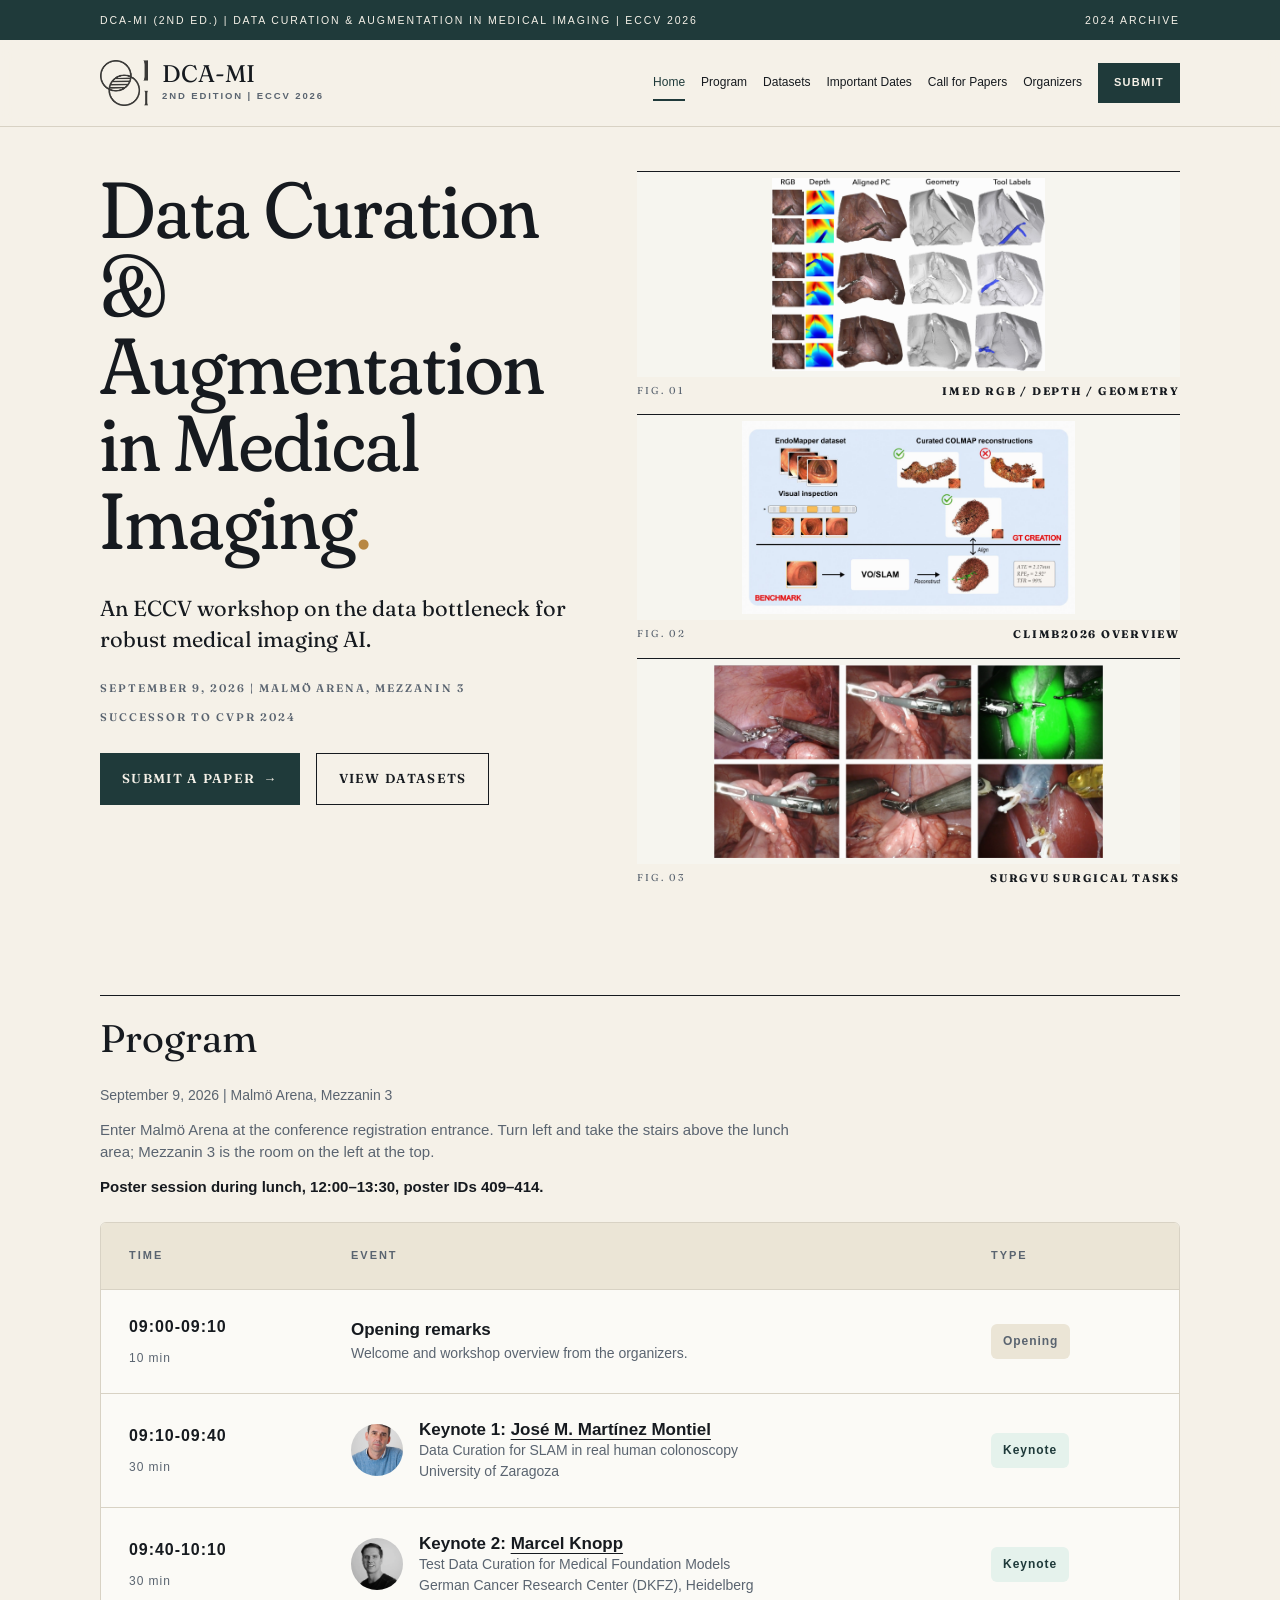
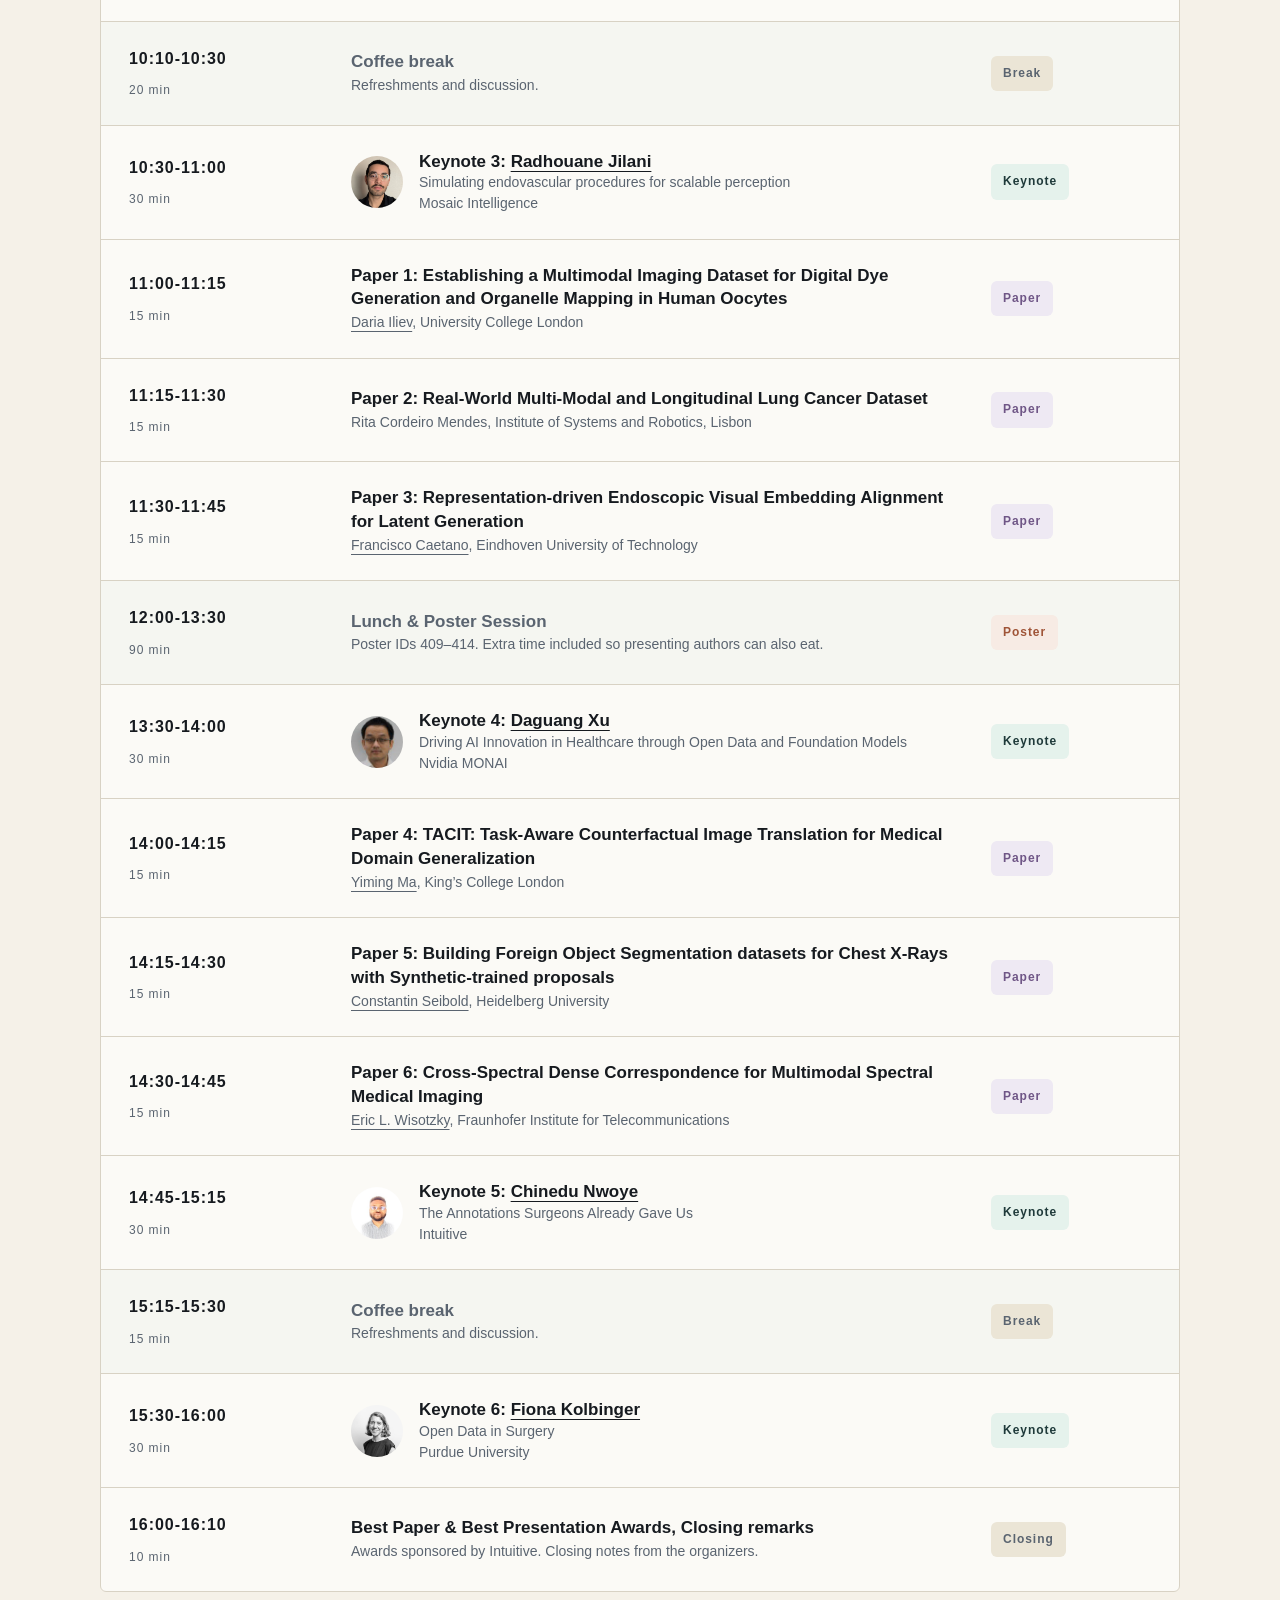
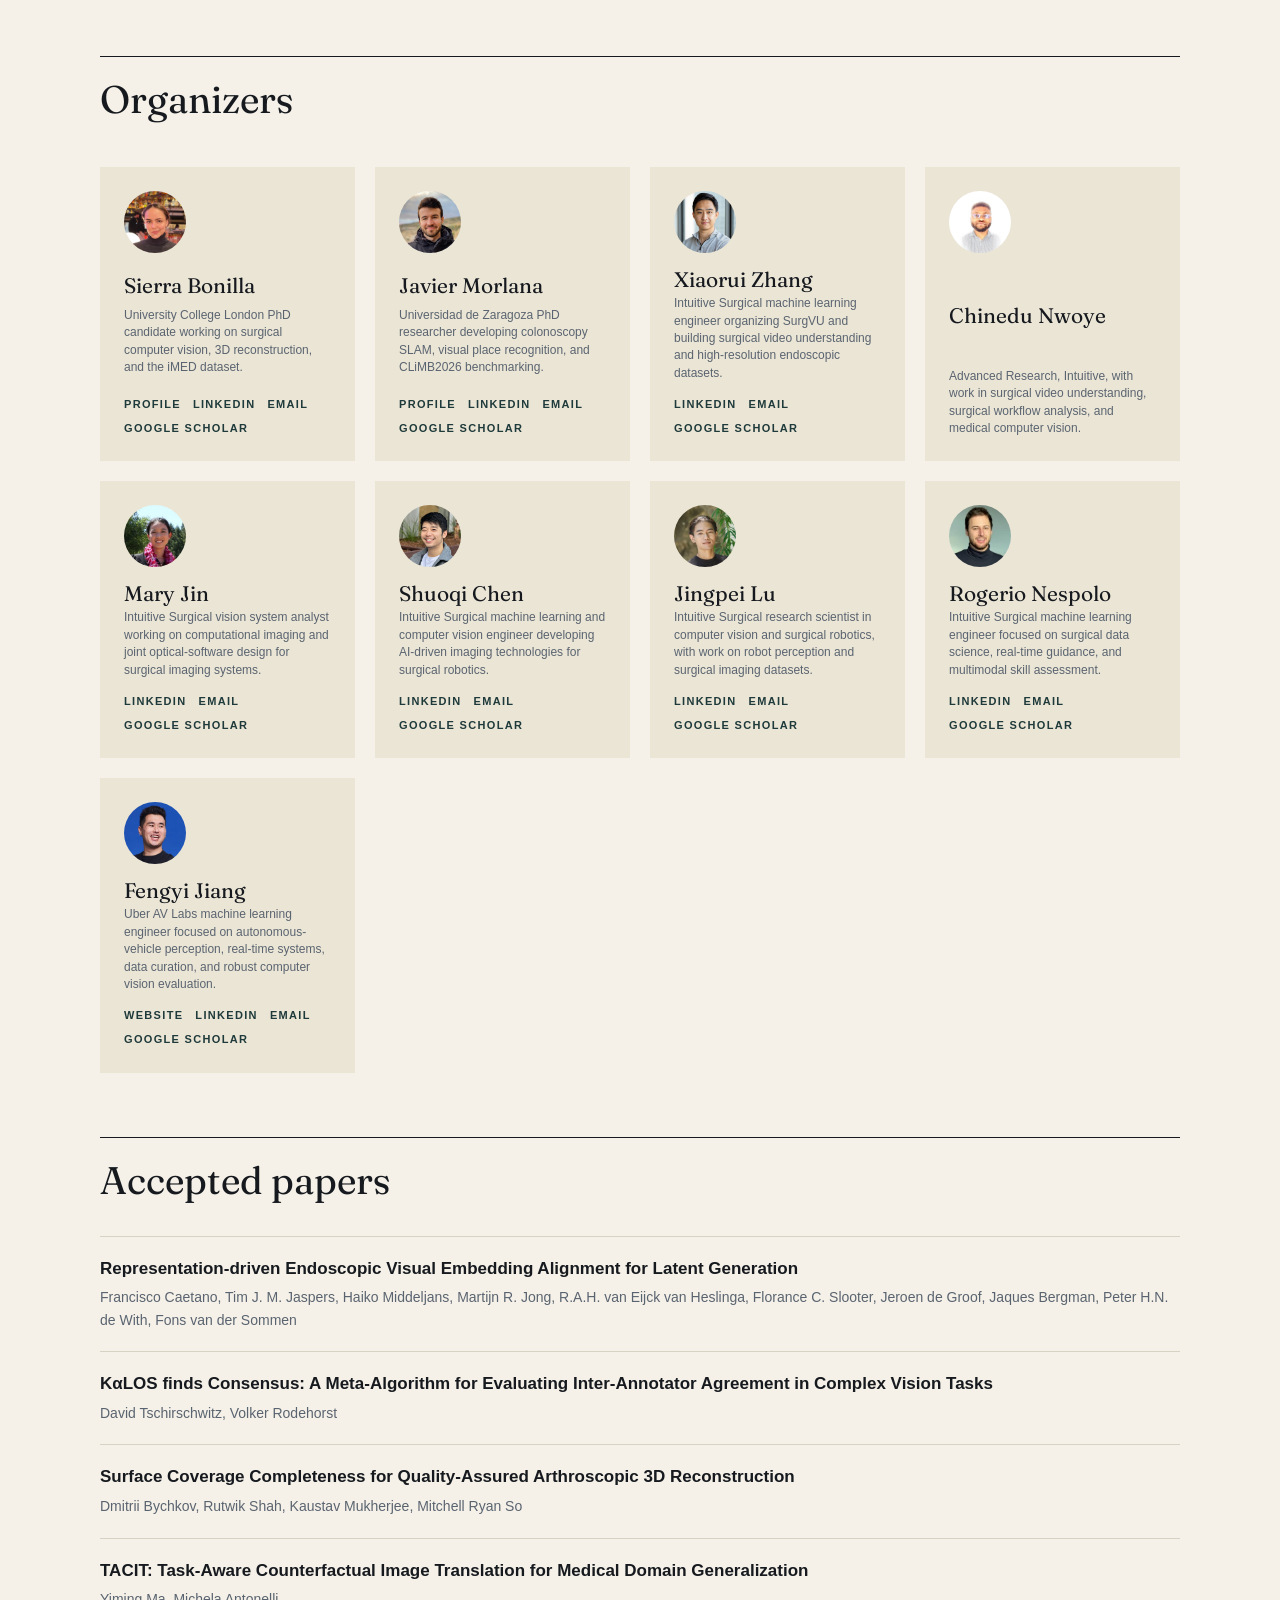
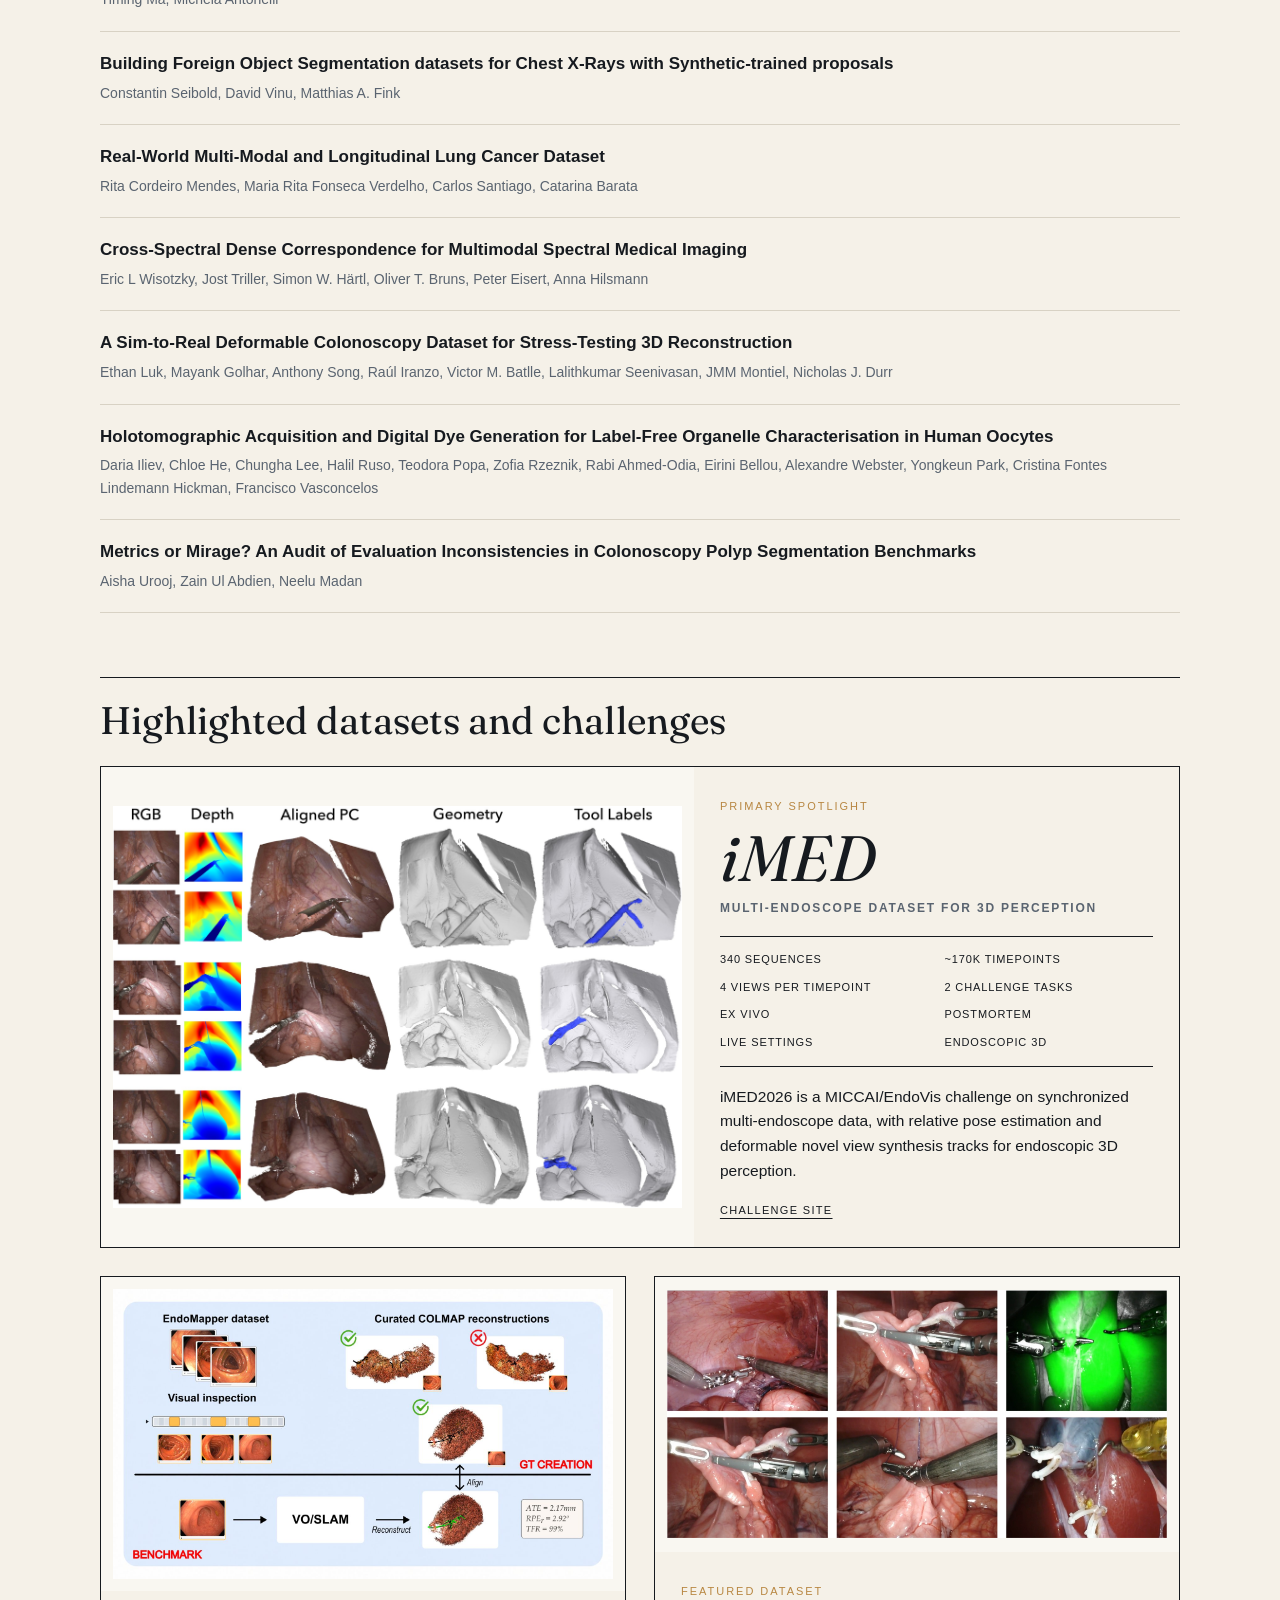
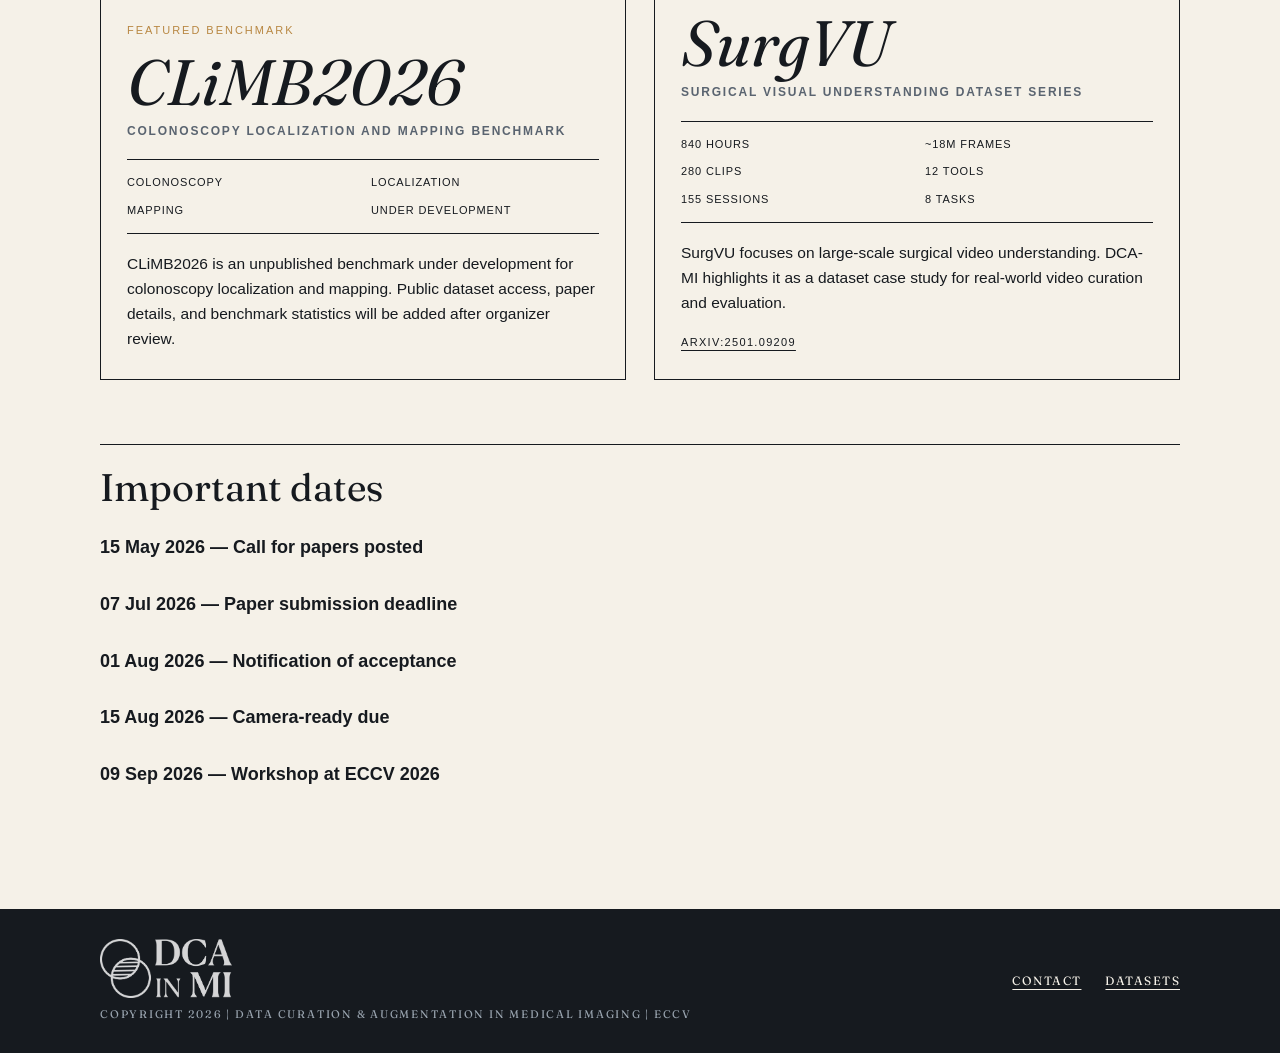
<file: 2026/index.html>
<!doctype html>
<html lang="en">
<head>
  <meta charset="utf-8">
  <meta name="viewport" content="width=device-width, initial-scale=1">
  <meta name="description" content="DCA-MI 2026: ECCV workshop on data curation, augmentation, and benchmarks for robust medical imaging AI.">
  <title>DCA-MI 2026 | Data Curation &amp; Augmentation in Medical Imaging</title>
  <link rel="preconnect" href="https://fonts.googleapis.com">
  <link rel="preconnect" href="https://fonts.gstatic.com" crossorigin>
  <link href="https://fonts.googleapis.com/css2?family=Fraunces:ital,opsz,wght,SOFT@0,9..144,300..700,30..100;1,9..144,300..700,30..100&display=swap" rel="stylesheet">
  <link rel="icon" href="assets/workshop-logo.png">
  <link rel="stylesheet" href="styles.css?v=20260903-program">
</head>
<body>
  <a class="skip-link" href="#content">Skip to content</a>

  <header class="site-shell">
    <div class="topbar">
      <div class="container topbar-inner">
        <span>DCA-MI (2nd Ed.) | Data Curation &amp; Augmentation in Medical Imaging | ECCV 2026</span>
        <span class="topbar-links">
          <a href="https://dca-in-mi.github.io/2024/">2024 archive</a>
        </span>
      </div>
    </div>

    <nav class="nav" aria-label="Primary">
      <div class="container nav-inner">
        <a class="brand" href="#home" data-route-link="home" aria-label="DCA-MI 2026 home">
          <img src="assets/workshop-logo.png" alt="DCA-MI workshop logo" class="brand-logo">
          <span class="brand-text">
            <span class="brand-name">DCA-MI</span>
            <span class="brand-meta">2nd Edition | ECCV 2026</span>
          </span>
        </a>

        <button class="nav-toggle" type="button" aria-expanded="false" aria-controls="nav-menu">
          <span>Menu</span>
        </button>

        <ul class="nav-menu" id="nav-menu">
          <li><button type="button" data-route="home">Home</button></li>
          <li><button type="button" data-route="program">Program</button></li>
          <li><button type="button" data-route="datasets">Datasets</button></li>
          <li><button type="button" data-route="dates">Important Dates</button></li>
          <li><button type="button" data-route="cfp">Call for Papers</button></li>
          <li><button type="button" data-route="organizers">Organizers</button></li>
          <li><a class="nav-submit" href="https://openreview.net/group?id=thecvf.com/ECCV/2026/Workshop/DCA-MI" target="_blank" rel="noopener noreferrer">Submit</a></li>
        </ul>
      </div>
    </nav>
  </header>

  <main id="content">
    <section class="page is-active" id="page-home" data-page="home" aria-labelledby="home-title">
      <div class="container">
        <div class="hero-grid">
          <div class="hero-copy">
            <h1 id="home-title">
              Data Curation<br>
              <span>&amp; Augmentation</span><br>
              in Medical Imaging<span class="ochre">.</span>
            </h1>
            <p class="lede">
              An ECCV workshop on the data bottleneck for robust medical imaging AI.
            </p>
            <div class="meta-row">
              <span>September 9, 2026 | Malmö Arena, Mezzanin 3</span>
              <span>Successor to CVPR 2024</span>
            </div>
            <div class="cta-row">
              <a class="btn primary" href="https://openreview.net/group?id=thecvf.com/ECCV/2026/Workshop/DCA-MI&amp;referrer=%5BHomepage%5D(%2F)#tab-your-consoles">Submit a paper <span aria-hidden="true">&rarr;</span></a>
              <button class="btn secondary" type="button" data-route="datasets">View datasets</button>
            </div>
          </div>

          <div class="hero-figures" aria-label="Featured dataset figures">
            <figure class="figure-tile">
              <img src="assets/imed-figure-6.jpg" alt="iMED figure showing RGB views, depth maps, aligned point clouds, geometry, and tool labels.">
              <figcaption><span>FIG. 01</span><strong>iMED RGB / Depth / Geometry</strong></figcaption>
            </figure>
            <figure class="figure-tile">
              <img src="assets/climb-overview-selected.jpeg?v=20260520" alt="CLiMB2026 colonoscopy localization and mapping benchmark overview.">
              <figcaption><span>FIG. 02</span><strong>CLiMB2026 overview</strong></figcaption>
            </figure>
            <figure class="figure-tile">
              <img src="assets/surgvu-tasks.jpg" alt="SurgVU sample frames across multiple surgical tasks.">
              <figcaption><span>FIG. 03</span><strong>SurgVU surgical tasks</strong></figcaption>
            </figure>
          </div>
        </div>
      </div>



      <section class="container">
        <h2 class="section-heading">Program</h2>
        <p class="section-note">September 9, 2026 | Malmö Arena, Mezzanin 3</p>
        <p class="venue-note">Enter Malmö Arena at the conference registration entrance. Turn left and take the stairs above the lunch area; Mezzanin 3 is the room on the left at the top.</p>
        <p class="poster-note">Poster session during lunch, 12:00–13:30, poster IDs 409–414.</p>
        <div class="schedule">
        <div class="schedule-head"><span>Time</span><span>Event</span><span>Type</span></div>
        <article><span>09:00-09:10<small>10 min</small></span><div><h3>Opening remarks</h3><p>Welcome and workshop overview from the organizers.</p></div><em>Opening</em></article>
        <article><span>09:10-09:40<small>30 min</small></span><div class="schedule-speaker"><a class="schedule-avatar" href="https://www.linkedin.com/in/jose-mar%C3%ADa-mart%C3%ADnez-montiel-1a229013/" target="_blank" rel="noopener noreferrer" aria-label="José M. Martínez Montiel on LinkedIn"><img src="assets/people/jose-montiel.jpg" alt="José M. Martínez Montiel"></a><div><h3>Keynote 1: <a href="https://www.linkedin.com/in/jose-mar%C3%ADa-mart%C3%ADnez-montiel-1a229013/" target="_blank" rel="noopener noreferrer">José M. Martínez Montiel</a></h3><p class="schedule-talk">Data Curation for SLAM in real human colonoscopy</p><p>University of Zaragoza</p></div></div><em class="tag-keynote">Keynote</em></article>
        <article><span>09:40-10:10<small>30 min</small></span><div class="schedule-speaker"><a class="schedule-avatar" href="https://www.linkedin.com/in/marcelknopp/" target="_blank" rel="noopener noreferrer" aria-label="Marcel Knopp on LinkedIn"><img src="assets/people/marcel-knopp.png" alt="Marcel Knopp"></a><div><h3>Keynote 2: <a href="https://www.linkedin.com/in/marcelknopp/" target="_blank" rel="noopener noreferrer">Marcel Knopp</a></h3><p class="schedule-talk">Test Data Curation for Medical Foundation Models</p><p>German Cancer Research Center (DKFZ), Heidelberg</p></div></div><em class="tag-keynote">Keynote</em></article>
        <article class="dim"><span>10:10-10:30<small>20 min</small></span><div><h3>Coffee break</h3><p>Refreshments and discussion.</p></div><em>Break</em></article>
        <article><span>10:30-11:00<small>30 min</small></span><div class="schedule-speaker"><a class="schedule-avatar" href="https://www.linkedin.com/in/radhouane-jilani/" target="_blank" rel="noopener noreferrer" aria-label="Radhouane Jilani on LinkedIn"><img src="assets/people/radhouane-jilani.jpeg" alt="Radhouane Jilani"></a><div><h3>Keynote 3: <a href="https://www.linkedin.com/in/radhouane-jilani/" target="_blank" rel="noopener noreferrer">Radhouane Jilani</a></h3><p class="schedule-talk">Simulating endovascular procedures for scalable perception</p><p>Mosaic Intelligence</p></div></div><em class="tag-keynote">Keynote</em></article>
        <article><span>11:00-11:15<small>15 min</small></span><div><h3>Paper 1: Establishing a Multimodal Imaging Dataset for Digital Dye Generation and Organelle Mapping in Human Oocytes</h3><p><a href="https://www.linkedin.com/in/dariailiev/" target="_blank" rel="noopener noreferrer">Daria Iliev</a>, University College London</p></div><em class="tag-oral">Paper</em></article>
        <article><span>11:15-11:30<small>15 min</small></span><div><h3>Paper 2: Real-World Multi-Modal and Longitudinal Lung Cancer Dataset</h3><p>Rita Cordeiro Mendes, Institute of Systems and Robotics, Lisbon</p></div><em class="tag-oral">Paper</em></article>
        <article><span>11:30-11:45<small>15 min</small></span><div><h3>Paper 3: Representation-driven Endoscopic Visual Embedding Alignment for Latent Generation</h3><p><a href="https://www.linkedin.com/in/fr-caetano/" target="_blank" rel="noopener noreferrer">Francisco Caetano</a>, Eindhoven University of Technology</p></div><em class="tag-oral">Paper</em></article>
        <article class="dim"><span>12:00-13:30<small>90 min</small></span><div><h3>Lunch &amp; Poster Session</h3><p>Poster IDs 409–414. Extra time included so presenting authors can also eat.</p></div><em class="tag-poster">Poster</em></article>
        <article><span>13:30-14:00<small>30 min</small></span><div class="schedule-speaker"><a class="schedule-avatar" href="https://www.linkedin.com/in/daguang-xu-2b307863/" target="_blank" rel="noopener noreferrer" aria-label="Daguang Xu on LinkedIn"><img src="assets/people/daguang-xu.jpg" alt="Daguang Xu"></a><div><h3>Keynote 4: <a href="https://www.linkedin.com/in/daguang-xu-2b307863/" target="_blank" rel="noopener noreferrer">Daguang Xu</a></h3><p class="schedule-talk">Driving AI Innovation in Healthcare through Open Data and Foundation Models</p><p>Nvidia MONAI</p></div></div><em class="tag-keynote">Keynote</em></article>
        <article><span>14:00-14:15<small>15 min</small></span><div><h3>Paper 4: TACIT: Task-Aware Counterfactual Image Translation for Medical Domain Generalization</h3><p><a href="https://www.linkedin.com/in/yiming-ma-5b401a201/" target="_blank" rel="noopener noreferrer">Yiming Ma</a>, King&rsquo;s College London</p></div><em class="tag-oral">Paper</em></article>
        <article><span>14:15-14:30<small>15 min</small></span><div><h3>Paper 5: Building Foreign Object Segmentation datasets for Chest X-Rays with Synthetic-trained proposals</h3><p><a href="https://www.linkedin.com/in/constantin-seibold-7669ba250/" target="_blank" rel="noopener noreferrer">Constantin Seibold</a>, Heidelberg University</p></div><em class="tag-oral">Paper</em></article>
        <article><span>14:30-14:45<small>15 min</small></span><div><h3>Paper 6: Cross-Spectral Dense Correspondence for Multimodal Spectral Medical Imaging</h3><p><a href="https://www.linkedin.com/in/eric-wisotzky-467759403/" target="_blank" rel="noopener noreferrer">Eric L. Wisotzky</a>, Fraunhofer Institute for Telecommunications</p></div><em class="tag-oral">Paper</em></article>
        <article><span>14:45-15:15<small>30 min</small></span><div class="schedule-speaker"><a class="schedule-avatar" href="https://www.linkedin.com/in/chinedu-nwoye/" target="_blank" rel="noopener noreferrer" aria-label="Chinedu Nwoye on LinkedIn"><img src="assets/people/chinedu-nwoye.png" alt="Chinedu Nwoye"></a><div><h3>Keynote 5: <a href="https://www.linkedin.com/in/chinedu-nwoye/" target="_blank" rel="noopener noreferrer">Chinedu Nwoye</a></h3><p class="schedule-talk">The Annotations Surgeons Already Gave Us</p><p>Intuitive</p></div></div><em class="tag-keynote">Keynote</em></article>
        <article class="dim"><span>15:15-15:30<small>15 min</small></span><div><h3>Coffee break</h3><p>Refreshments and discussion.</p></div><em>Break</em></article>
        <article><span>15:30-16:00<small>30 min</small></span><div class="schedule-speaker"><a class="schedule-avatar" href="https://www.linkedin.com/in/fiona-kolbinger-01b332244/" target="_blank" rel="noopener noreferrer" aria-label="Fiona Kolbinger on LinkedIn"><img src="assets/people/fiona-kolbinger.jpg" alt="Fiona Kolbinger"></a><div><h3>Keynote 6: <a href="https://www.linkedin.com/in/fiona-kolbinger-01b332244/" target="_blank" rel="noopener noreferrer">Fiona Kolbinger</a></h3><p class="schedule-talk">Open Data in Surgery</p><p>Purdue University</p></div></div><em class="tag-keynote">Keynote</em></article>
        <article><span>16:00-16:10<small>10 min</small></span><div><h3>Best Paper &amp; Best Presentation Awards, Closing remarks</h3><p>Awards sponsored by Intuitive. Closing notes from the organizers.</p></div><em>Closing</em></article>
        </div>
      </section>

      <section class="container">
        <h2 class="section-heading">Organizers</h2>
        <div class="organizer-grid home-organizer-grid">
          <article><img src="assets/people/sierra-bonilla.jpg" alt="Sierra Bonilla"><span></span><h3>Sierra Bonilla</h3><p>University College London PhD candidate working on surgical computer vision, 3D reconstruction, and the iMED dataset.</p><div class="person-links"><a href="https://sierrabonilla.com/" target="_blank" rel="noopener noreferrer">Profile</a><a href="https://www.linkedin.com/in/sierra-bonilla" target="_blank" rel="noopener noreferrer">LinkedIn</a><a href="mailto:sierra.bonilla.21@ucl.ac.uk">Email</a><a href="https://scholar.google.com/citations?user=jhELDK0AAAAJ&amp;hl=en" target="_blank" rel="noopener noreferrer">Google Scholar</a></div></article>
          <article><img src="assets/people/javier-morlana.jpg" alt="Javier Morlana"><span></span><h3>Javier Morlana</h3><p>Universidad de Zaragoza PhD researcher developing colonoscopy SLAM, visual place recognition, and CLiMB2026 benchmarking.</p><div class="person-links"><a href="https://jmorlana.github.io/" target="_blank" rel="noopener noreferrer">Profile</a><a href="https://www.linkedin.com/in/javiermorlana/" target="_blank" rel="noopener noreferrer">LinkedIn</a><a href="mailto:jmorlana@unizar.es">Email</a><a href="https://scholar.google.com/citations?user=1-DJMB8AAAAJ&amp;hl=en" target="_blank" rel="noopener noreferrer">Google Scholar</a></div></article>
          <article><img src="assets/people/ray-zhang.jpg" alt="Xiaorui Zhang"><span></span><h3>Xiaorui Zhang</h3><p>Intuitive Surgical machine learning engineer organizing SurgVU and building surgical video understanding and high-resolution endoscopic datasets.</p><div class="person-links"><a href="https://www.linkedin.com/in/ray-zhang-0802871a4" target="_blank" rel="noopener noreferrer">LinkedIn</a><a href="mailto:ray.zhang@intusurg.com">Email</a><a href="https://scholar.google.com/citations?user=j6O6Q3gAAAAJ&amp;hl=en" target="_blank" rel="noopener noreferrer">Google Scholar</a></div></article>
        <article><img src="assets/people/chinedu-nwoye.png" alt="Chinedu Nwoye"><span></span><h3>Chinedu Nwoye</h3><p>Advanced Research, Intuitive, with work in surgical video understanding, surgical workflow analysis, and medical computer vision.</p></article>
          <article><img src="assets/people/mary-jin.jpg" alt="Mary Jin"><span></span><h3>Mary Jin</h3><p>Intuitive Surgical vision system analyst working on computational imaging and joint optical-software design for surgical imaging systems.</p><div class="person-links"><a href="https://www.linkedin.com/in/lingbo-jin" target="_blank" rel="noopener noreferrer">LinkedIn</a><a href="mailto:lj19@rice.edu">Email</a><a href="https://scholar.google.com/citations?user=OvPQ11EAAAAJ&amp;hl=en&amp;oi=ao" target="_blank" rel="noopener noreferrer">Google Scholar</a></div></article>
          <article><img src="assets/people/shuoqi-chen.jpg" alt="Shuoqi Chen"><span></span><h3>Shuoqi Chen</h3><p>Intuitive Surgical machine learning and computer vision engineer developing AI-driven imaging technologies for surgical robotics.</p><div class="person-links"><a href="https://www.linkedin.com/in/shuoqi-chen" target="_blank" rel="noopener noreferrer">LinkedIn</a><a href="mailto:shuoqi.chen@intusurg.com">Email</a><a href="https://scholar.google.com/citations?hl=en&amp;user=oiRS1xQAAAAJ" target="_blank" rel="noopener noreferrer">Google Scholar</a></div></article>
          <article><img src="assets/people/jingpei-lu.jpg" alt="Jingpei Lu"><span></span><h3>Jingpei Lu</h3><p>Intuitive Surgical research scientist in computer vision and surgical robotics, with work on robot perception and surgical imaging datasets.</p><div class="person-links"><a href="https://www.linkedin.com/in/jingpei-lu/" target="_blank" rel="noopener noreferrer">LinkedIn</a><a href="mailto:jingpei.lu@intusurg.com">Email</a><a href="https://scholar.google.com/citations?user=XjzwVdsAAAAJ&amp;hl=en" target="_blank" rel="noopener noreferrer">Google Scholar</a></div></article>
          <article><img src="assets/people/rogerio-nespolo.jpg" alt="Rogerio Nespolo"><span></span><h3>Rogerio Nespolo</h3><p>Intuitive Surgical machine learning engineer focused on surgical data science, real-time guidance, and multimodal skill assessment.</p><div class="person-links"><a href="https://www.linkedin.com/in/rogerionespolo/" target="_blank" rel="noopener noreferrer">LinkedIn</a><a href="mailto:rogerio.garcianespolo@intusurg.com">Email</a><a href="https://scholar.google.com/citations?user=_Cw9uY8AAAAJ&amp;hl=en" target="_blank" rel="noopener noreferrer">Google Scholar</a></div></article>
          <article><img src="assets/people/fengyi-jiang.jpg" alt="Fengyi Jiang"><span></span><h3>Fengyi Jiang</h3><p>Uber AV Labs machine learning engineer focused on autonomous-vehicle perception, real-time systems, data curation, and robust computer vision evaluation.</p><div class="person-links"><a href="https://www.art-ai.me/" target="_blank" rel="noopener noreferrer">Website</a><a href="https://www.linkedin.com/in/art-j" target="_blank" rel="noopener noreferrer">LinkedIn</a><a href="mailto:art_jiang@outlook.com">Email</a><a href="https://scholar.google.com/citations?user=Z3J4WKYAAAAJ&amp;hl=en" target="_blank" rel="noopener noreferrer">Google Scholar</a></div></article>
        </div>
      </section>

      <section class="container">
        <h2 class="section-heading">Accepted papers</h2>
        <div class="accepted-paper-list">
          <article><h3>Representation-driven Endoscopic Visual Embedding Alignment for Latent Generation</h3><p>Francisco Caetano, Tim J. M. Jaspers, Haiko Middeljans, Martijn R. Jong, R.A.H. van Eijck van Heslinga, Florance C. Slooter, Jeroen de Groof, Jaques Bergman, Peter H.N. de With, Fons van der Sommen</p></article>
          <article><h3>KαLOS finds Consensus: A Meta-Algorithm for Evaluating Inter-Annotator Agreement in Complex Vision Tasks</h3><p>David Tschirschwitz, Volker Rodehorst</p></article>
          <article><h3>Surface Coverage Completeness for Quality-Assured Arthroscopic 3D Reconstruction</h3><p>Dmitrii Bychkov, Rutwik Shah, Kaustav Mukherjee, Mitchell Ryan So</p></article>
          <article><h3>TACIT: Task-Aware Counterfactual Image Translation for Medical Domain Generalization</h3><p>Yiming Ma, Michela Antonelli</p></article>
          <article><h3>Building Foreign Object Segmentation datasets for Chest X-Rays with Synthetic-trained proposals</h3><p>Constantin Seibold, David Vinu, Matthias A. Fink</p></article>
          <article><h3>Real-World Multi-Modal and Longitudinal Lung Cancer Dataset</h3><p>Rita Cordeiro Mendes, Maria Rita Fonseca Verdelho, Carlos Santiago, Catarina Barata</p></article>
          <article><h3>Cross-Spectral Dense Correspondence for Multimodal Spectral Medical Imaging</h3><p>Eric L Wisotzky, Jost Triller, Simon W. Härtl, Oliver T. Bruns, Peter Eisert, Anna Hilsmann</p></article>
          <article><h3>A Sim-to-Real Deformable Colonoscopy Dataset for Stress-Testing 3D Reconstruction</h3><p>Ethan Luk, Mayank Golhar, Anthony Song, Raúl Iranzo, Victor M. Batlle, Lalithkumar Seenivasan, JMM Montiel, Nicholas J. Durr</p></article>
          <article><h3>Holotomographic Acquisition and Digital Dye Generation for Label-Free Organelle Characterisation in Human Oocytes</h3><p>Daria Iliev, Chloe He, Chungha Lee, Halil Ruso, Teodora Popa, Zofia Rzeznik, Rabi Ahmed-Odia, Eirini Bellou, Alexandre Webster, Yongkeun Park, Cristina Fontes Lindemann Hickman, Francisco Vasconcelos</p></article>
          <article><h3>Metrics or Mirage? An Audit of Evaluation Inconsistencies in Colonoscopy Polyp Segmentation Benchmarks</h3><p>Aisha Urooj, Zain Ul Abdien, Neelu Madan</p></article>
        </div>
      </section>


      <section class="container dataset-section">
        <h2 class="section-heading">Highlighted datasets and challenges</h2>
        <div class="dataset-grid">
          <article class="dataset-card dataset-primary">
            <figure><img src="assets/imed-figure-6.jpg" alt="iMED processing figure with RGB, depth, aligned point clouds, geometry, and tool labels."></figure>
            <div>
              <span class="mono ochre">PRIMARY SPOTLIGHT</span>
              <h3>iMED</h3>
              <p class="dataset-sub">Multi-Endoscope Dataset for 3D Perception</p>
              <div class="stat-grid">
                <span>340 sequences</span><span>~170K timepoints</span><span>4 views per timepoint</span><span>2 challenge tasks</span><span>Ex vivo</span><span>Postmortem</span><span>Live settings</span><span>Endoscopic 3D</span>
              </div>
              <p>iMED2026 is a MICCAI/EndoVis challenge on synchronized multi-endoscope data, with relative pose estimation and deformable novel view synthesis tracks for endoscopic 3D perception.</p>
              <a href="https://imed-challenge.github.io/">Challenge site</a>
            </div>
          </article>

          <article class="dataset-card">
            <figure><img src="assets/climb-overview-selected.jpeg?v=20260520" alt="CLiMB2026 colonoscopy localization and mapping benchmark overview."></figure>
            <div>
              <span class="mono ochre">FEATURED BENCHMARK</span>
              <h3>CLiMB2026</h3>
              <p class="dataset-sub">Colonoscopy Localization and Mapping Benchmark</p>
              <div class="stat-grid"><span>Colonoscopy</span><span>Localization</span><span>Mapping</span><span>Under development</span></div>
              <p>CLiMB2026 is an unpublished benchmark under development for colonoscopy localization and mapping. Public dataset access, paper details, and benchmark statistics will be added after organizer review.</p>
            </div>
          </article>

          <article class="dataset-card">
            <figure><img src="assets/surgvu-tasks.jpg" alt="SurgVU sample frames from multiple surgical tasks."></figure>
            <div>
              <span class="mono ochre">FEATURED DATASET</span>
              <h3>SurgVU</h3>
              <p class="dataset-sub">Surgical Visual Understanding Dataset Series</p>
              <div class="stat-grid"><span>840 hours</span><span>~18M frames</span><span>280 clips</span><span>12 tools</span><span>155 sessions</span><span>8 tasks</span></div>
              <p>SurgVU focuses on large-scale surgical video understanding. DCA-MI highlights it as a dataset case study for real-world video curation and evaluation.</p>
              <a href="https://arxiv.org/abs/2501.09209">arXiv:2501.09209</a>
            </div>
          </article>
        </div>
      </section>

      <section class="container">
        <h2 class="section-heading">Important dates</h2>
        <div class="date-list">
          <section class="date-block"><h3>15 May 2026 — Call for papers posted</h3></section>
          <section class="date-block"><h3>07 Jul 2026 — Paper submission deadline</h3></section>
          <section class="date-block"><h3>01 Aug 2026 — Notification of acceptance</h3></section>
          <section class="date-block"><h3>15 Aug 2026 — Camera-ready due</h3></section>
          <section class="date-block"><h3>09 Sep 2026 — Workshop at ECCV 2026</h3></section>
        </div>
      </section>

    </section>

    <section class="page" id="page-datasets" data-page="datasets" aria-label="Datasets and challenges">
      <section class="container dataset-section">
        <div class="dataset-grid">
          <article class="dataset-card dataset-primary">
            <figure><img src="assets/imed-figure-6.jpg" alt="iMED processing figure with RGB, depth, aligned point clouds, geometry, and tool labels."></figure>
            <div>
              <span class="mono ochre">PRIMARY SPOTLIGHT</span>
              <h3>iMED</h3>
              <p class="dataset-sub">Multi-Endoscope Dataset for 3D Perception</p>
              <div class="stat-grid">
                <span>340 sequences</span><span>~170K timepoints</span><span>4 views per timepoint</span><span>2 challenge tasks</span><span>Ex vivo</span><span>Postmortem</span><span>Live settings</span><span>Endoscopic 3D</span>
              </div>
              <p>iMED2026 is a MICCAI/EndoVis challenge on synchronized multi-endoscope data, with relative pose estimation and deformable novel view synthesis tracks for endoscopic 3D perception.</p>
              <a href="https://imed-challenge.github.io/">Challenge site</a>
            </div>
          </article>

          <article class="dataset-card">
            <figure><img src="assets/climb-overview-selected.jpeg?v=20260520" alt="CLiMB2026 colonoscopy localization and mapping benchmark overview."></figure>
            <div>
              <span class="mono ochre">FEATURED BENCHMARK</span>
              <h3>CLiMB2026</h3>
              <p class="dataset-sub">Colonoscopy Localization and Mapping Benchmark</p>
              <div class="stat-grid"><span>Colonoscopy</span><span>Localization</span><span>Mapping</span><span>Under development</span></div>
              <p>CLiMB2026 is an unpublished benchmark under development for colonoscopy localization and mapping. Public dataset access, paper details, and benchmark statistics will be added after organizer review.</p>
            </div>
          </article>

          <article class="dataset-card">
            <figure><img src="assets/surgvu-tasks.jpg" alt="SurgVU sample frames from multiple surgical tasks."></figure>
            <div>
              <span class="mono ochre">FEATURED DATASET</span>
              <h3>SurgVU</h3>
              <p class="dataset-sub">Surgical Visual Understanding Dataset Series</p>
              <div class="stat-grid"><span>840 hours</span><span>~18M frames</span><span>280 clips</span><span>12 tools</span><span>155 sessions</span><span>8 tasks</span></div>
              <p>SurgVU focuses on large-scale surgical video understanding. DCA-MI highlights it as a dataset case study for real-world video curation and evaluation.</p>
              <a href="https://arxiv.org/abs/2501.09209">arXiv:2501.09209</a>
            </div>
          </article>
        </div>
      </section>
    </section>

    <section class="page" id="page-dates" data-page="dates" aria-label="Important dates">
      <section class="container">
        <div class="date-list">
          <section class="date-block"><h3>15 May 2026 — Call for papers posted</h3></section>
          <section class="date-block"><h3>07 Jul 2026 — Paper submission deadline</h3></section>
          <section class="date-block"><h3>01 Aug 2026 — Notification of acceptance</h3></section>
          <section class="date-block"><h3>15 Aug 2026 — Camera-ready due</h3></section>
          <section class="date-block"><h3>09 Sep 2026 — Workshop at ECCV 2026</h3></section>
        </div>
      </section>
    </section>

    <section class="page" id="page-cfp" data-page="cfp" aria-label="Call for papers">
      <section class="container cfp-body">
        <article id="cfp-submit">
          <h2 class="section-heading">Submit your work</h2>
          <p>Submissions for DCA-MI 2026 are managed through OpenReview.</p>
          <p class="cfp-submit-link"><a class="btn primary" href="https://openreview.net/group?id=thecvf.com/ECCV/2026/Workshop/DCA-MI&amp;referrer=%5BHomepage%5D(%2F)#tab-your-consoles">OpenReview submission site <span aria-hidden="true">&rarr;</span></a></p>
        </article>
        <article id="cfp-accepted">
          <h2 class="section-heading">Accepted papers</h2>
          <div class="accepted-paper-list">
            <article><h3>Representation-driven Endoscopic Visual Embedding Alignment for Latent Generation</h3><p>Francisco Caetano, Tim J. M. Jaspers, Haiko Middeljans, Martijn R. Jong, R.A.H. van Eijck van Heslinga, Florance C. Slooter, Jeroen de Groof, Jaques Bergman, Peter H.N. de With, Fons van der Sommen</p></article>
            <article><h3>KαLOS finds Consensus: A Meta-Algorithm for Evaluating Inter-Annotator Agreement in Complex Vision Tasks</h3><p>David Tschirschwitz, Volker Rodehorst</p></article>
            <article><h3>Surface Coverage Completeness for Quality-Assured Arthroscopic 3D Reconstruction</h3><p>Dmitrii Bychkov, Rutwik Shah, Kaustav Mukherjee, Mitchell Ryan So</p></article>
            <article><h3>TACIT: Task-Aware Counterfactual Image Translation for Medical Domain Generalization</h3><p>Yiming Ma, Michela Antonelli</p></article>
            <article><h3>Building Foreign Object Segmentation datasets for Chest X-Rays with Synthetic-trained proposals</h3><p>Constantin Seibold, David Vinu, Matthias A. Fink</p></article>
            <article><h3>Real-World Multi-Modal and Longitudinal Lung Cancer Dataset</h3><p>Rita Cordeiro Mendes, Maria Rita Fonseca Verdelho, Carlos Santiago, Catarina Barata</p></article>
            <article><h3>Cross-Spectral Dense Correspondence for Multimodal Spectral Medical Imaging</h3><p>Eric L Wisotzky, Jost Triller, Simon W. Härtl, Oliver T. Bruns, Peter Eisert, Anna Hilsmann</p></article>
            <article><h3>A Sim-to-Real Deformable Colonoscopy Dataset for Stress-Testing 3D Reconstruction</h3><p>Ethan Luk, Mayank Golhar, Anthony Song, Raúl Iranzo, Victor M. Batlle, Lalithkumar Seenivasan, JMM Montiel, Nicholas J. Durr</p></article>
            <article><h3>Holotomographic Acquisition and Digital Dye Generation for Label-Free Organelle Characterisation in Human Oocytes</h3><p>Daria Iliev, Chloe He, Chungha Lee, Halil Ruso, Teodora Popa, Zofia Rzeznik, Rabi Ahmed-Odia, Eirini Bellou, Alexandre Webster, Yongkeun Park, Cristina Fontes Lindemann Hickman, Francisco Vasconcelos</p></article>
            <article><h3>Metrics or Mirage? An Audit of Evaluation Inconsistencies in Colonoscopy Polyp Segmentation Benchmarks</h3><p>Aisha Urooj, Zain Ul Abdien, Neelu Madan</p></article>
          </div>
        </article>
        <article id="cfp-tracks">
          <h2 class="section-heading">Submission tracks</h2>
          <div class="cfp-deadline-bar" aria-live="polite">
            <div>
              <span class="track-kicker">Submission deadline</span>
              <p class="cfp-deadline-date">07 Jul 2026, 11:59 PM (AoE)</p>
            </div>
            <p class="cfp-countdown" id="cfp-countdown">Calculating…</p>
          </div>
          <div class="cfp-track-grid">
            <section class="cfp-track-card" aria-labelledby="regular-track-title">
              <span class="track-kicker">Original Work Track</span>
              <h3 id="regular-track-title">Peer-reviewed papers</h3>
              <p>Full papers in ECCV LNCS format. All submissions are reviewed via a standard double-blind OpenReview workflow by a dedicated program committee. Conflicts of interest are handled per <a href="https://eccv.ecva.net/Conferences/2026/SubmissionPolicies" target="_blank" rel="noopener noreferrer">ECCV workshop policies</a>. Accepted papers are included in the workshop program for poster presentation.</p>
              <p class="track-note">Full papers, extended abstracts, and dataset or benchmark papers are welcome.</p>
            </section>
            <section class="cfp-track-card" aria-labelledby="nectar-track-title">
              <span class="track-kicker">Published Work Track</span>
              <h3 id="nectar-track-title">Already published work</h3>
              <p>Papers already published and peer-reviewed at major computer vision, machine learning, medical imaging, robotics, or clinical AI conferences or journals. Submissions are not re-reviewed — the main criteria are topical fit and poster-board availability. Authors submit a link to the paper via the workshop&rsquo;s OpenReview page.</p>
            </section>
          </div>
        </article>
        <article id="cfp-topics">
          <h2 class="section-heading">Topics of interest</h2>
          <ul class="cfp-topic-list cfp-topic-list-single">
            <li>Acquisition pipelines, annotation strategy, and multi-site dataset construction</li>
            <li>Pseudo-ground-truth generation, calibration, and quality control</li>
            <li>Clinically meaningful metrics, splits, leakage analysis, and reproducibility reporting</li>
            <li>Human-in-the-loop and clinician-grounded evaluation methodologies</li>
            <li>Privacy, fairness, federated learning, and responsible dataset governance</li>
            <li>Generative and diffusion-based augmentation for images and video</li>
            <li>Synthetic data for rare diseases and under-represented populations</li>
            <li>Physics-based simulation, digital twins, and clinical simulators</li>
            <li>Sim-to-real adaptation and patient-specific synthetic priors</li>
            <li>SLAM and structure-from-motion for endoscopy and interventional imaging</li>
            <li>Neural rendering, Gaussian splatting, and implicit 3D representations</li>
            <li>Calibration and pose estimation under deformation, smoke, and reflection</li>
            <li>Dataset and pseudo-GT design for reconstruction benchmarks</li>
            <li>Self-, semi-, weakly-supervised learning and foundation-model adaptation</li>
            <li>Domain adaptation, distribution shift, and out-of-distribution detection</li>
            <li>Multimodal clinical datasets, vision-language models, and workflow understanding</li>
            <li>Deployment safety, uncertainty quantification, and bench-to-bedside evaluation</li>
          </ul>
        </article>
        <article id="cfp-faq">
          <h2 class="section-heading">Submission details &amp; FAQ</h2>
          <div class="cfp-faq-list">
            <details>
              <summary>What format and page limit should I use?</summary>
              <div>
                <p><strong>Original Work:</strong> <a href="https://www.overleaf.com/project/6964f03143335b20390feb46" target="_blank" rel="noopener noreferrer">ECCV 2026 LNCS author kit</a> — <strong>max. 14 pages excluding references</strong> (figures and tables included). Additional reference-only pages are allowed. See the <a href="https://eccv.ecva.net/Conferences/2026/SubmissionPolicies" target="_blank" rel="noopener noreferrer">ECCV submission policies</a>.</p>
                <p><strong>Published Work:</strong> no reformatting — submit the camera-ready version as published at the original venue, plus a link on OpenReview.</p>
              </div>
            </details>
            <details>
              <summary>Which ECCV policies apply?</summary>
              <div>
                <p><strong>Follow the <a href="https://eccv.ecva.net/Conferences/2026/SubmissionPolicies" target="_blank" rel="noopener noreferrer">ECCV 2026 submission policies</a></strong> — double-blind anonymization, no author-identifying links, dual-submission rules, and completed OpenReview profiles.</p>
              </div>
            </details>
            <details>
              <summary>How does review work?</summary>
              <div>
                <p><strong>Original Work:</strong> double-blind peer review via OpenReview, one round, no rebuttal. <strong>Published Work:</strong> topical-fit screening only, not re-reviewed.</p>
              </div>
            </details>
            <details>
              <summary>What happens if my paper is accepted?</summary>
              <div>
                <p><strong>Poster presentation</strong> at DCA-MI 2026. A subset of Original Work papers may be invited for oral presentation.</p>
              </div>
            </details>
            <details>
              <summary>What about dataset provenance and ethics?</summary>
              <div>
                <p><strong>Document source, consent, licensing, and coverage limits.</strong> Submissions with unclear protected-data handling may be desk-rejected.</p>
              </div>
            </details>
          </div>
        </article>
      </section>
    </section>

    <section class="page" id="page-program" data-page="program" aria-labelledby="program-title">
      <div class="container page-hero">
        <div><span class="mono">§ 05</span><span class="eyebrow">Program</span><span class="mono muted">September 9, 2026 | Malmö Arena, Mezzanin 3</span></div>
        <h1 id="program-title">Workshop<br><span class="ital">schedule</span><span class="ochre">.</span></h1>
      </div>
      <div class="section-div container">
        <div><span class="mono">05A</span><span class="eyebrow">Schedule</span></div>
        <span class="mono muted">Time | Session | Format</span>
      </div>
      <div class="container">
        <p class="venue-note">Enter Malmö Arena at the conference registration entrance. Turn left and take the stairs above the lunch area; Mezzanin 3 is the room on the left at the top.</p>
        <p class="poster-note">Poster session during lunch, 12:00–13:30, poster IDs 409–414.</p>
      </div>
      <section class="container schedule">
        <div class="schedule-head"><span>Time</span><span>Event</span><span>Type</span></div>
        <article><span>09:00-09:10<small>10 min</small></span><div><h3>Opening remarks</h3><p>Welcome and workshop overview from the organizers.</p></div><em>Opening</em></article>
        <article><span>09:10-09:40<small>30 min</small></span><div class="schedule-speaker"><a class="schedule-avatar" href="https://www.linkedin.com/in/jose-mar%C3%ADa-mart%C3%ADnez-montiel-1a229013/" target="_blank" rel="noopener noreferrer" aria-label="José M. Martínez Montiel on LinkedIn"><img src="assets/people/jose-montiel.jpg" alt="José M. Martínez Montiel"></a><div><h3>Keynote 1: <a href="https://www.linkedin.com/in/jose-mar%C3%ADa-mart%C3%ADnez-montiel-1a229013/" target="_blank" rel="noopener noreferrer">José M. Martínez Montiel</a></h3><p class="schedule-talk">Data Curation for SLAM in real human colonoscopy</p><p>University of Zaragoza</p></div></div><em class="tag-keynote">Keynote</em></article>
        <article><span>09:40-10:10<small>30 min</small></span><div class="schedule-speaker"><a class="schedule-avatar" href="https://www.linkedin.com/in/marcelknopp/" target="_blank" rel="noopener noreferrer" aria-label="Marcel Knopp on LinkedIn"><img src="assets/people/marcel-knopp.png" alt="Marcel Knopp"></a><div><h3>Keynote 2: <a href="https://www.linkedin.com/in/marcelknopp/" target="_blank" rel="noopener noreferrer">Marcel Knopp</a></h3><p class="schedule-talk">Test Data Curation for Medical Foundation Models</p><p>German Cancer Research Center (DKFZ), Heidelberg</p></div></div><em class="tag-keynote">Keynote</em></article>
        <article class="dim"><span>10:10-10:30<small>20 min</small></span><div><h3>Coffee break</h3><p>Refreshments and discussion.</p></div><em>Break</em></article>
        <article><span>10:30-11:00<small>30 min</small></span><div class="schedule-speaker"><a class="schedule-avatar" href="https://www.linkedin.com/in/radhouane-jilani/" target="_blank" rel="noopener noreferrer" aria-label="Radhouane Jilani on LinkedIn"><img src="assets/people/radhouane-jilani.jpeg" alt="Radhouane Jilani"></a><div><h3>Keynote 3: <a href="https://www.linkedin.com/in/radhouane-jilani/" target="_blank" rel="noopener noreferrer">Radhouane Jilani</a></h3><p class="schedule-talk">Simulating endovascular procedures for scalable perception</p><p>Mosaic Intelligence</p></div></div><em class="tag-keynote">Keynote</em></article>
        <article><span>11:00-11:15<small>15 min</small></span><div><h3>Paper 1: Establishing a Multimodal Imaging Dataset for Digital Dye Generation and Organelle Mapping in Human Oocytes</h3><p><a href="https://www.linkedin.com/in/dariailiev/" target="_blank" rel="noopener noreferrer">Daria Iliev</a>, University College London</p></div><em class="tag-oral">Paper</em></article>
        <article><span>11:15-11:30<small>15 min</small></span><div><h3>Paper 2: Real-World Multi-Modal and Longitudinal Lung Cancer Dataset</h3><p>Rita Cordeiro Mendes, Institute of Systems and Robotics, Lisbon</p></div><em class="tag-oral">Paper</em></article>
        <article><span>11:30-11:45<small>15 min</small></span><div><h3>Paper 3: Representation-driven Endoscopic Visual Embedding Alignment for Latent Generation</h3><p><a href="https://www.linkedin.com/in/fr-caetano/" target="_blank" rel="noopener noreferrer">Francisco Caetano</a>, Eindhoven University of Technology</p></div><em class="tag-oral">Paper</em></article>
        <article class="dim"><span>12:00-13:30<small>90 min</small></span><div><h3>Lunch &amp; Poster Session</h3><p>Poster IDs 409–414. Extra time included so presenting authors can also eat.</p></div><em class="tag-poster">Poster</em></article>
        <article><span>13:30-14:00<small>30 min</small></span><div class="schedule-speaker"><a class="schedule-avatar" href="https://www.linkedin.com/in/daguang-xu-2b307863/" target="_blank" rel="noopener noreferrer" aria-label="Daguang Xu on LinkedIn"><img src="assets/people/daguang-xu.jpg" alt="Daguang Xu"></a><div><h3>Keynote 4: <a href="https://www.linkedin.com/in/daguang-xu-2b307863/" target="_blank" rel="noopener noreferrer">Daguang Xu</a></h3><p class="schedule-talk">Driving AI Innovation in Healthcare through Open Data and Foundation Models</p><p>Nvidia MONAI</p></div></div><em class="tag-keynote">Keynote</em></article>
        <article><span>14:00-14:15<small>15 min</small></span><div><h3>Paper 4: TACIT: Task-Aware Counterfactual Image Translation for Medical Domain Generalization</h3><p><a href="https://www.linkedin.com/in/yiming-ma-5b401a201/" target="_blank" rel="noopener noreferrer">Yiming Ma</a>, King&rsquo;s College London</p></div><em class="tag-oral">Paper</em></article>
        <article><span>14:15-14:30<small>15 min</small></span><div><h3>Paper 5: Building Foreign Object Segmentation datasets for Chest X-Rays with Synthetic-trained proposals</h3><p><a href="https://www.linkedin.com/in/constantin-seibold-7669ba250/" target="_blank" rel="noopener noreferrer">Constantin Seibold</a>, Heidelberg University</p></div><em class="tag-oral">Paper</em></article>
        <article><span>14:30-14:45<small>15 min</small></span><div><h3>Paper 6: Cross-Spectral Dense Correspondence for Multimodal Spectral Medical Imaging</h3><p><a href="https://www.linkedin.com/in/eric-wisotzky-467759403/" target="_blank" rel="noopener noreferrer">Eric L. Wisotzky</a>, Fraunhofer Institute for Telecommunications</p></div><em class="tag-oral">Paper</em></article>
        <article><span>14:45-15:15<small>30 min</small></span><div class="schedule-speaker"><a class="schedule-avatar" href="https://www.linkedin.com/in/chinedu-nwoye/" target="_blank" rel="noopener noreferrer" aria-label="Chinedu Nwoye on LinkedIn"><img src="assets/people/chinedu-nwoye.png" alt="Chinedu Nwoye"></a><div><h3>Keynote 5: <a href="https://www.linkedin.com/in/chinedu-nwoye/" target="_blank" rel="noopener noreferrer">Chinedu Nwoye</a></h3><p class="schedule-talk">The Annotations Surgeons Already Gave Us</p><p>Intuitive</p></div></div><em class="tag-keynote">Keynote</em></article>
        <article class="dim"><span>15:15-15:30<small>15 min</small></span><div><h3>Coffee break</h3><p>Refreshments and discussion.</p></div><em>Break</em></article>
        <article><span>15:30-16:00<small>30 min</small></span><div class="schedule-speaker"><a class="schedule-avatar" href="https://www.linkedin.com/in/fiona-kolbinger-01b332244/" target="_blank" rel="noopener noreferrer" aria-label="Fiona Kolbinger on LinkedIn"><img src="assets/people/fiona-kolbinger.jpg" alt="Fiona Kolbinger"></a><div><h3>Keynote 6: <a href="https://www.linkedin.com/in/fiona-kolbinger-01b332244/" target="_blank" rel="noopener noreferrer">Fiona Kolbinger</a></h3><p class="schedule-talk">Open Data in Surgery</p><p>Purdue University</p></div></div><em class="tag-keynote">Keynote</em></article>
        <article><span>16:00-16:10<small>10 min</small></span><div><h3>Best Paper &amp; Best Presentation Awards, Closing remarks</h3><p>Awards sponsored by Intuitive. Closing notes from the organizers.</p></div><em>Closing</em></article>
      </section>
    </section>

    <section class="page" id="page-organizers" data-page="organizers" aria-label="Organizers">
      <section class="container organizer-grid">
        <article><img src="assets/people/sierra-bonilla.jpg" alt="Sierra Bonilla"><span></span><h3>Sierra Bonilla</h3><p>University College London PhD candidate working on surgical computer vision, 3D reconstruction, and the iMED dataset.</p><div class="person-links"><a href="https://sierrabonilla.com/" target="_blank" rel="noopener noreferrer">Profile</a><a href="https://www.linkedin.com/in/sierra-bonilla" target="_blank" rel="noopener noreferrer">LinkedIn</a><a href="mailto:sierra.bonilla.21@ucl.ac.uk">Email</a><a href="https://scholar.google.com/citations?user=jhELDK0AAAAJ&amp;hl=en" target="_blank" rel="noopener noreferrer">Google Scholar</a></div></article>
        <article><img src="assets/people/javier-morlana.jpg" alt="Javier Morlana"><span></span><h3>Javier Morlana</h3><p>Universidad de Zaragoza PhD researcher developing colonoscopy SLAM, visual place recognition, and CLiMB2026 benchmarking.</p><div class="person-links"><a href="https://jmorlana.github.io/" target="_blank" rel="noopener noreferrer">Profile</a><a href="https://www.linkedin.com/in/javiermorlana/" target="_blank" rel="noopener noreferrer">LinkedIn</a><a href="mailto:jmorlana@unizar.es">Email</a><a href="https://scholar.google.com/citations?user=1-DJMB8AAAAJ&amp;hl=en" target="_blank" rel="noopener noreferrer">Google Scholar</a></div></article>
        <article><img src="assets/people/ray-zhang.jpg" alt="Xiaorui Zhang"><span></span><h3>Xiaorui Zhang</h3><p>Intuitive Surgical machine learning engineer organizing SurgVU and building surgical video understanding and high-resolution endoscopic datasets.</p><div class="person-links"><a href="https://www.linkedin.com/in/ray-zhang-0802871a4" target="_blank" rel="noopener noreferrer">LinkedIn</a><a href="mailto:ray.zhang@intusurg.com">Email</a><a href="https://scholar.google.com/citations?user=j6O6Q3gAAAAJ&amp;hl=en" target="_blank" rel="noopener noreferrer">Google Scholar</a></div></article>
        <article><img src="assets/people/chinedu-nwoye.png" alt="Chinedu Nwoye"><span></span><h3>Chinedu Nwoye</h3><p>Advanced Research, Intuitive, with work in surgical video understanding, surgical workflow analysis, and medical computer vision.</p></article>
        <article><img src="assets/people/mary-jin.jpg" alt="Mary Jin"><span></span><h3>Mary Jin</h3><p>Intuitive Surgical vision system analyst working on computational imaging and joint optical-software design for surgical imaging systems.</p><div class="person-links"><a href="https://www.linkedin.com/in/lingbo-jin" target="_blank" rel="noopener noreferrer">LinkedIn</a><a href="mailto:lj19@rice.edu">Email</a><a href="https://scholar.google.com/citations?user=OvPQ11EAAAAJ&amp;hl=en&amp;oi=ao" target="_blank" rel="noopener noreferrer">Google Scholar</a></div></article>
        <article><img src="assets/people/shuoqi-chen.jpg" alt="Shuoqi Chen"><span></span><h3>Shuoqi Chen</h3><p>Intuitive Surgical machine learning and computer vision engineer developing AI-driven imaging technologies for surgical robotics.</p><div class="person-links"><a href="https://www.linkedin.com/in/shuoqi-chen" target="_blank" rel="noopener noreferrer">LinkedIn</a><a href="mailto:shuoqi.chen@intusurg.com">Email</a><a href="https://scholar.google.com/citations?hl=en&amp;user=oiRS1xQAAAAJ" target="_blank" rel="noopener noreferrer">Google Scholar</a></div></article>
        <article><img src="assets/people/jingpei-lu.jpg" alt="Jingpei Lu"><span></span><h3>Jingpei Lu</h3><p>Intuitive Surgical research scientist in computer vision and surgical robotics, with work on robot perception and surgical imaging datasets.</p><div class="person-links"><a href="https://www.linkedin.com/in/jingpei-lu/" target="_blank" rel="noopener noreferrer">LinkedIn</a><a href="mailto:jingpei.lu@intusurg.com">Email</a><a href="https://scholar.google.com/citations?user=XjzwVdsAAAAJ&amp;hl=en" target="_blank" rel="noopener noreferrer">Google Scholar</a></div></article>
        <article><img src="assets/people/rogerio-nespolo.jpg" alt="Rogerio Nespolo"><span></span><h3>Rogerio Nespolo</h3><p>Intuitive Surgical machine learning engineer focused on surgical data science, real-time guidance, and multimodal skill assessment.</p><div class="person-links"><a href="https://www.linkedin.com/in/rogerionespolo/" target="_blank" rel="noopener noreferrer">LinkedIn</a><a href="mailto:rogerio.garcianespolo@intusurg.com">Email</a><a href="https://scholar.google.com/citations?user=_Cw9uY8AAAAJ&amp;hl=en" target="_blank" rel="noopener noreferrer">Google Scholar</a></div></article>
        <article><img src="assets/people/fengyi-jiang.jpg" alt="Fengyi Jiang"><span></span><h3>Fengyi Jiang</h3><p>Uber AV Labs machine learning engineer focused on autonomous-vehicle perception, real-time systems, data curation, and robust computer vision evaluation.</p><div class="person-links"><a href="https://www.art-ai.me/" target="_blank" rel="noopener noreferrer">Website</a><a href="https://www.linkedin.com/in/art-j" target="_blank" rel="noopener noreferrer">LinkedIn</a><a href="mailto:art_jiang@outlook.com">Email</a><a href="https://scholar.google.com/citations?user=Z3J4WKYAAAAJ&amp;hl=en" target="_blank" rel="noopener noreferrer">Google Scholar</a></div></article>
      </section>
      <div class="section-div container">
        <div><span class="mono">07A</span><span class="eyebrow">Advisory Board</span></div>
        <!-- <span class="mono muted">Confirmed advisors and invited speakers</span> -->
      </div>
      <section class="container advisory-board">
        <article class="featured-advisor">
          <img src="assets/people/stefanie-speidel.jpg" alt="Stefanie Speidel">
          <span>Featured advisor</span>
          <h3>Stefanie Speidel</h3>
          <p class="advisor-affiliation">TUD Dresden University of Technology / National Center for Tumor Diseases Dresden</p>
          <p>Professor for Translational Surgical Oncology at NCT Dresden, working on surgical data science, computer-assisted surgery, robotic vision, and AI-enabled clinical translation.</p>
          <div class="person-links"><a href="https://www.nct-dresden.de/en/research/departments-and-groups/translational-surgical-oncology/team/stefanie-speidel" target="_blank" rel="noopener noreferrer">Profile</a><a href="https://scholar.google.com/citations?user=iSYgTHIAAAAJ&amp;hl=en" target="_blank" rel="noopener noreferrer">Google Scholar</a></div>
        </article>
        <article class="featured-advisor">
          <img src="assets/people/Danail-Stoyanov.jpg" alt="Danail Stoyanov">
          <span>Featured advisor</span>
          <h3>Danail Stoyanov</h3>
          <p class="advisor-affiliation">University College London</p>
          <p>UCL Professor of Robot Vision, Co-Director of the UCL Hawkes Institute, and Royal Academy of Engineering Chair in Emerging Technologies, focused on surgical robotics and AI for minimally invasive interventions.</p>
          <div class="person-links"><a href="https://profiles.ucl.ac.uk/32290-danail-stoyanov" target="_blank" rel="noopener noreferrer">Profile</a><a href="https://scholar.google.com/citations?user=pGfEK6UAAAAJ&amp;hl=en" target="_blank" rel="noopener noreferrer">Google Scholar</a></div>
        </article>
        <article class="featured-advisor">
          <img src="assets/people/max-allan.jpg" alt="Max Allan">
          <span>Featured advisor</span>
          <h3>Max Allan</h3>
          <p class="advisor-affiliation">Nvidia</p>
          <p>Computer vision and machine learning leader focused on visual perception, robotic systems, and robust real-time AI deployment.</p>
          <div class="person-links"><a href="https://www.maxallan.me/bio" target="_blank" rel="noopener noreferrer">Profile</a><a href="https://scholar.google.com/citations?user=sxPUKIoAAAAJ&amp;hl=en" target="_blank" rel="noopener noreferrer">Google Scholar</a></div>
        </article>
        <article class="featured-advisor"><img src="assets/people/fiona-kolbinger.jpg" alt="Fiona Kolbinger"><span>Featured advisor</span><h3>Fiona Kolbinger</h3><p class="advisor-affiliation">Purdue University / Indiana University School of Medicine / University Hospital Dresden, TUD Dresden University of Technology</p><p>Physician-scientist leading translational medical image computing work across surgery, data science, AI-supported cancer surgery, and clinical translation.</p><div class="person-links"><a href="https://fionakolbinger.github.io/team/" target="_blank" rel="noopener noreferrer">Profile</a><a href="https://scholar.google.com/citations?user=bH4TiGUAAAAJ&amp;hl=en" target="_blank" rel="noopener noreferrer">Google Scholar</a></div></article>
        <article>
          <img src="assets/people/sophia-bano.jpg" alt="Sophia Bano">
          <span>Advisor</span>
          <h3>Sophia Bano</h3>
          <p class="advisor-affiliation">University College London</p>
          <p>UCL researcher focused on robot vision and scene understanding for minimally invasive surgery.</p>
          <div class="person-links"><a href="https://www.ucl.ac.uk/surgical-robot-vision/sophia-bano" target="_blank" rel="noopener noreferrer">Profile</a><a href="https://scholar.google.com/citations?user=q4HyEK0AAAAJ&amp;hl=en" target="_blank" rel="noopener noreferrer">Google Scholar</a></div>
        </article>
        <article>
          <img src="assets/people/lena-maier-hein.webp" alt="Lena Maier-Hein">
          <span>Advisor</span>
          <h3>Lena Maier-Hein</h3>
          <p class="advisor-affiliation">German Cancer Research Center (DKFZ) / Heidelberg University</p>
          <p>DKFZ and Heidelberg University researcher in surgical data science, benchmarking, and reproducible evaluation in medical AI.</p>
          <div class="person-links"><a href="https://www.dkfz.de/en/employees/lena-maier-hein" target="_blank" rel="noopener noreferrer">Profile</a><a href="https://scholar.google.com/citations?user=RZWGD-IAAAAJ&amp;hl=en" target="_blank" rel="noopener noreferrer">Google Scholar</a></div>
        </article>
      </section>
    </section>

  </main>

  <footer>
    <div class="container footer-inner">
      <div>
        <img src="assets/workshop-logo.png" alt="DCA-MI workshop logo">
        <p>Copyright 2026 | Data Curation &amp; Augmentation in Medical Imaging | ECCV</p>
      </div>
      <nav aria-label="Footer">
        <a href="mailto:dcami-workshop@googlegroups.com">Contact</a>
        <a href="#datasets" data-route-link="datasets">Datasets</a>
      </nav>
    </div>
  </footer>

  <script src="site.js?v=20260903-program"></script>
</body>
</html>
</file>
<file: styles.css>
:root {
  --cream: #f5f1e8;
  --paper: #ebe5d6;
  --ink: #161a1f;
  --slate: #5a6470;
  --forest: #1f3a3a;
  --forest-2: #2b4d4b;
  --ochre: #b88742;
  --rule: #d8d2c4;
  --display: "Fraunces", Georgia, "Times New Roman", serif;
  --body: "Fraunces", Georgia, "Times New Roman", serif;
  --mono: "Fraunces", Georgia, "Times New Roman", serif;
  --sans: -apple-system, BlinkMacSystemFont, "Segoe UI", Roboto, "Helvetica Neue", Arial, sans-serif;
  --max-w: 1240px;
  --margin-x: 80px;
}

* { box-sizing: border-box; }
html { scroll-behavior: smooth; }
body {
  margin: 0;
  background: var(--cream);
  color: var(--ink);
  font-family: var(--body);
  font-size: 15px;
  line-height: 1.6;
  -webkit-font-smoothing: antialiased;
  text-rendering: optimizeLegibility;
}

img { display: block; max-width: 100%; }
a { color: inherit; text-decoration-thickness: 1px; text-underline-offset: 4px; }
button, input { font: inherit; }
button { color: inherit; }

.skip-link {
  position: fixed;
  left: 16px;
  top: 12px;
  z-index: 200;
  transform: translateY(-140%);
  background: var(--ink);
  color: var(--cream);
  padding: 10px 14px;
}
.skip-link:focus { transform: translateY(0); }

.container {
  max-width: var(--max-w);
  margin: 0 auto;
  padding: 0 var(--margin-x);
}

.mono {
  font-family: var(--mono);
  font-size: 11px;
  letter-spacing: .18em;
  text-transform: uppercase;
}
.eyebrow {
  font-family: var(--body);
  font-size: 11px;
  font-weight: 600;
  letter-spacing: .22em;
  line-height: 1.2;
  text-transform: uppercase;
}
.muted { color: var(--slate); }
.ochre { color: var(--ochre); }
.ital { font-style: italic; }

.topbar {
  min-height: 40px;
  display: flex;
  align-items: center;
  background: var(--forest);
  color: var(--cream);
}
.topbar-inner {
  width: 100%;
  display: flex;
  justify-content: space-between;
  gap: 24px;
  font-size: 10.5px;
  letter-spacing: .18em;
  text-transform: uppercase;
}
.topbar a { text-decoration: none; }
.topbar a:hover { text-decoration: underline; }
.topbar-links { display: flex; gap: 28px; white-space: nowrap; }

.nav {
  position: sticky;
  top: 0;
  z-index: 100;
  border-bottom: 1px solid var(--rule);
  background: color-mix(in srgb, var(--cream) 92%, transparent);
  backdrop-filter: blur(10px);
}
.nav-inner {
  min-height: 86px;
  display: flex;
  align-items: center;
  justify-content: space-between;
  gap: 24px;
}
.brand {
  display: inline-flex;
  align-items: center;
  gap: 14px;
  text-decoration: none;
}
.brand-logo {
  width: 48px;
  height: 46px;
  object-fit: cover;
  object-position: left center;
  filter: invert(1) contrast(1.45);
  opacity: .76;
}
.brand-text { display: grid; gap: 2px; }
.brand-name {
  font-family: var(--display);
  font-size: 24px;
  line-height: 1;
}
.brand-meta {
  color: var(--slate);
  font-size: 9.5px;
  font-weight: 600;
  letter-spacing: .2em;
  text-transform: uppercase;
}
.nav-menu {
  display: flex;
  align-items: center;
  gap: 16px;
  list-style: none;
  margin: 0;
  padding: 0;
}
.nav-menu button {
  position: relative;
  border: 0;
  background: transparent;
  padding: 8px 0;
  cursor: pointer;
  font-size: 12px;
  white-space: nowrap;
}
.nav-menu button::after {
  content: "";
  position: absolute;
  left: 0;
  right: 100%;
  bottom: 0;
  height: 2px;
  background: var(--forest);
  transition: right 180ms ease;
}
.nav-menu button:hover::after,
.nav-menu button.is-active::after { right: 0; }
.nav-menu button.is-active { color: var(--forest); }
.nav-submit {
  display: inline-flex;
  align-items: center;
  min-height: 40px;
  padding: 0 16px;
  background: var(--forest);
  color: var(--cream);
  font-size: 11px;
  font-weight: 700;
  letter-spacing: .12em;
  text-decoration: none;
  text-transform: uppercase;
}
.nav-submit:hover { background: var(--forest-2); color: var(--cream); }
.nav-toggle {
  display: none;
  height: 40px;
  border: 1.4px solid var(--ink);
  background: transparent;
  padding: 0 14px;
  cursor: pointer;
  font-size: 12px;
  letter-spacing: .12em;
  text-transform: uppercase;
}

.page { display: none; animation: fade-up 260ms ease both; }
.page.is-active { display: block; }
@keyframes fade-up {
  from { opacity: 0; transform: translateY(8px); }
  to { opacity: 1; transform: translateY(0); }
}

.hero-meta {
  display: flex;
  justify-content: space-between;
  gap: 24px;
  padding: 36px 0 14px;
  border-bottom: 1.4px solid var(--ink);
}
.hero-grid {
  display: grid;
  grid-template-columns: .95fr 1.05fr;
  gap: 46px;
  align-items: start;
  padding-top: 44px;
  padding-bottom: 44px;
}
.hero-copy h1 {
  margin: 0;
  font-family: var(--display);
  font-size: clamp(48px, 6.2vw, 92px);
  font-weight: 400;
  font-variation-settings: "SOFT" 100, "opsz" 144;
  line-height: .98;
  letter-spacing: 0;
}
.hero-copy h1 + .meta-row {
  margin-top: clamp(24px, 4vw, 40px);
}
.hero-copy {
  min-width: 0;
}
.lede {
  max-width: 660px;
  margin: 34px 0 24px;
  font-family: var(--display);
  font-size: clamp(19px, 1.7vw, 23px);
  line-height: 1.42;
}

.meta-row {
  display: flex;
  flex-wrap: wrap;
  gap: 12px 20px;
  margin-bottom: 26px;
  color: var(--slate);
  font-size: 11px;
  font-weight: 600;
  letter-spacing: .18em;
  text-transform: uppercase;
}
.cta-row { display: flex; flex-wrap: wrap; gap: 16px; }
.btn {
  display: inline-flex;
  align-items: center;
  justify-content: center;
  gap: 8px;
  min-height: 52px;
  border: 0;
  border-radius: 0;
  padding: 0 22px;
  cursor: pointer;
  font-size: 13px;
  font-weight: 600;
  letter-spacing: .1em;
  text-transform: uppercase;
  text-decoration: none;
}
a.btn { color: inherit; }
.btn.primary { background: var(--forest); color: var(--cream); }
.btn.primary:hover { background: var(--forest-2); color: var(--cream); }
.btn.secondary { border: 1.4px solid var(--ink); background: transparent; }
.btn.secondary:hover { background: var(--ink); color: var(--cream); }
.btn-large {
  min-height: 58px;
  padding: 0 28px;
  font-size: 14px;
}
.cfp-submit-bar {
  display: flex;
  flex-wrap: wrap;
  align-items: center;
  justify-content: space-between;
  gap: 20px;
  margin-bottom: 48px;
  padding: 24px 28px;
  border: 1.4px solid var(--ink);
  background: rgba(255, 255, 255, .46);
}
.cfp-submit-bar p {
  max-width: 520px;
  margin: 0;
  font-size: 16px;
  line-height: 1.5;
}

.hero-figures {
  display: flex;
  flex-direction: column;
  gap: 14px;
}
.figure-tile {
  margin: 0;
  border-top: 1.4px solid var(--ink);
}
.figure-tile img {
  display: block;
  width: 100%;
  height: clamp(190px, 16vw, 240px);
  object-fit: contain;
  object-position: center;
  padding: 6px 0;
  box-sizing: border-box;
  background: #f9f7f1;
  filter: saturate(.94) contrast(.98);
}
.challenge-figure {
  min-height: 275px;
  background:
    linear-gradient(90deg, rgba(38, 85, 78, .08) 1px, transparent 1px),
    linear-gradient(0deg, rgba(38, 85, 78, .08) 1px, transparent 1px),
    #f7f2e8;
  background-size: 28px 28px;
}
.challenge-mark {
  display: grid;
  min-height: 275px;
  padding: 28px;
  align-content: center;
  gap: 12px;
  border: 10px solid rgba(38, 85, 78, .08);
  color: var(--forest);
}
.figure-tile .challenge-mark {
  min-height: clamp(190px, 16vw, 240px);
}
.challenge-mark span,
.challenge-mark em {
  font-family: var(--mono);
  font-size: 11px;
  font-style: normal;
  font-weight: 700;
  letter-spacing: .14em;
  text-transform: uppercase;
}
.challenge-mark strong {
  max-width: 360px;
  font-family: var(--display);
  font-size: clamp(30px, 4vw, 48px);
  font-weight: 400;
  line-height: .95;
}
.challenge-mark em {
  color: var(--ochre);
}
.figure-tile figcaption {
  display: flex;
  justify-content: space-between;
  gap: 16px;
  padding-top: 6px;
}
.figure-tile span {
  color: var(--slate);
  font-family: var(--mono);
  font-size: 10px;
  letter-spacing: .2em;
}
.figure-tile strong {
  font-size: 11px;
  letter-spacing: .16em;
  text-transform: uppercase;
}

.stats-strip {
  display: grid;
  grid-template-columns: repeat(5, 1fr);
  border-top: 1.4px solid var(--ink);
  border-bottom: 1.4px solid var(--ink);
}
.stats-strip div {
  min-height: 132px;
  padding: 22px 18px;
  border-right: 1px solid var(--rule);
}
.stats-strip div:last-child { border-right: 0; }
.stats-strip strong {
  display: block;
  font-family: var(--display);
  font-size: 52px;
  font-weight: 400;
  line-height: .9;
}
.stats-strip span {
  display: block;
  margin-top: 14px;
  font-size: 12px;
  font-weight: 600;
  letter-spacing: .16em;
  text-transform: uppercase;
}
.stats-strip small {
  display: block;
  margin-top: 6px;
  color: var(--slate);
  font-size: 12px;
}

.section-div {
  display: flex;
  justify-content: space-between;
  gap: 20px;
  margin-top: 84px;
  padding-top: 22px;
  border-top: 1.4px solid var(--ink);
}
.stats-strip + .section-div {
  margin-top: 0;
}
.section-div div { display: flex; gap: 30px; align-items: baseline; }

.section-heading {
  margin: 64px 0 24px;
  font-family: var(--display);
  font-size: clamp(28px, 3vw, 40px);
  font-weight: 400;
  line-height: 1.15;
  border-top: 1.4px solid var(--ink);
  padding-top: 20px;
}
.section-note {
  margin: 0 0 20px;
  color: var(--slate);
  font-size: 14px;
}
.venue-note {
  max-width: 720px;
  margin: -8px 0 24px;
  color: var(--slate);
  font-family: var(--sans);
  font-size: 15px;
  line-height: 1.5;
}
.poster-note {
  max-width: 720px;
  margin: -12px 0 24px;
  color: var(--ink);
  font-family: var(--sans);
  font-size: 15px;
  font-weight: 600;
  line-height: 1.5;
}
#page-program .section-div {
  margin-bottom: 28px;
}
#page-program .venue-note {
  margin-top: 0;
}
.theme-list {
  display: grid;
  gap: 28px;
}
.theme-block h3 {
  margin: 0 0 10px;
  font-size: 18px;
  font-weight: 600;
}
.theme-block ul {
  margin: 0;
  padding-left: 1.25rem;
  color: var(--slate);
}
.theme-block li {
  margin-bottom: 6px;
}
.date-list {
  display: grid;
  gap: 28px;
}
.date-block h3 {
  margin: 0;
  font-size: 18px;
  font-weight: 600;
}

.editorial-grid,
.split-section {
  display: grid;
  grid-template-columns: .7fr 1.5fr;
  gap: 80px;
  margin-top: 54px;
}
.editorial-grid h2,
.split-section h2,
.section-intro h2,
.bigtitle {
  margin: 0;
  font-family: var(--display);
  font-size: clamp(36px, 4.2vw, 56px);
  font-weight: 400;
  font-variation-settings: "SOFT" 100;
  line-height: 1.05;
}
.accent-line {
  width: 100px;
  height: 2px;
  margin-top: 24px;
  background: var(--ochre);
}
.side-note {
  max-width: 280px;
  color: var(--slate);
  font-size: 14px;
}
.dropcap {
  margin: 0;
  font-family: var(--display);
  font-size: 18px;
  line-height: 1.62;
}
.dropcap::first-letter {
  float: left;
  margin: 8px 12px 0 0;
  font-size: 82px;
  line-height: .8;
}
blockquote {
  margin: 46px 0 0;
}
blockquote span {
  display: block;
  width: 60px;
  height: 1.4px;
  margin-bottom: 24px;
  background: var(--ink);
}
blockquote p {
  margin: 0 0 10px;
  font-family: var(--display);
  font-size: 28px;
  font-style: italic;
  line-height: 1.25;
}
blockquote cite {
  color: var(--slate);
  font-size: 11px;
  font-style: normal;
  font-weight: 600;
  letter-spacing: .22em;
  text-transform: uppercase;
}

.topic-list {
  margin-top: 54px;
  border-top: 1px solid var(--rule);
}
.topic-list article,
.topic-list summary {
  display: grid;
  grid-template-columns: 62px 1fr auto;
  gap: 24px;
  align-items: baseline;
  padding: 22px 0;
  border-bottom: 1px solid var(--rule);
}
.topic-list details[open] summary {
  border-bottom-color: transparent;
}
.topic-list summary {
  cursor: pointer;
  list-style: none;
}
.topic-list summary::-webkit-details-marker {
  display: none;
}
.topic-list span,
.paper-list span,
.schedule span,
.award-list span {
  color: var(--slate);
  font-family: var(--mono);
  font-size: 12px;
  letter-spacing: .16em;
}
.topic-list h3,
.schedule h3,
.award-list h3,
.paper-list h3 {
  margin: 0;
  font-family: var(--display);
  font-size: 23px;
  font-weight: 400;
  line-height: 1.22;
}
.topic-list summary em {
  color: var(--forest);
  font-family: var(--mono);
  font-size: 11px;
  font-style: normal;
  font-weight: 700;
  letter-spacing: .12em;
  text-transform: uppercase;
}
.topic-list details[open] summary em::before {
  content: "Collapse";
  font-size: 0;
}
.topic-list details[open] summary em {
  font-size: 0;
}
.topic-list details[open] summary em::before {
  font-size: 11px;
}
.topic-list p,
.schedule p,
.award-list p,
.paper-list p {
  margin: 0;
  color: var(--slate);
  font-size: 14px;
}
.topic-list ul {
  display: grid;
  grid-template-columns: repeat(2, minmax(0, 1fr));
  gap: 10px 28px;
  margin: 0;
  padding: 0 0 24px 86px;
  border-bottom: 1px solid var(--rule);
  color: var(--slate);
  list-style: none;
}
.topic-list li {
  position: relative;
  padding-left: 16px;
  font-size: 13px;
  line-height: 1.45;
}
.topic-list li::before {
  content: "";
  position: absolute;
  left: 0;
  top: .68em;
  width: 5px;
  height: 5px;
  border-radius: 50%;
  background: var(--ochre);
}

.topic-matrix {
  display: grid;
  grid-template-columns: 1.2fr .9fr;
  gap: 46px;
  align-items: start;
  margin-top: 44px;
}
.matrix-grid {
  display: grid;
  grid-template-columns: 132px repeat(4, 1fr);
  border: 1.4px solid var(--ink);
}
.matrix-grid > * {
  min-height: 72px;
  border-right: 1px solid var(--rule);
  border-bottom: 1px solid var(--rule);
}
.matrix-grid > *:nth-child(5n) { border-right: 0; }
.matrix-corner,
.matrix-head,
.matrix-row {
  display: grid;
  place-items: center;
  padding: 10px;
  color: var(--slate);
  font-size: 11px;
  font-weight: 600;
  letter-spacing: .16em;
  text-align: center;
  text-transform: uppercase;
}
.matrix-row { place-items: center start; padding-left: 14px; }
.matrix-grid button {
  position: relative;
  border: 0;
  background: transparent;
  cursor: pointer;
}
.matrix-grid button::before {
  content: "";
  position: absolute;
  inset: calc(50% - 6px);
  border: 1.4px solid var(--forest);
}
.matrix-grid button:hover,
.matrix-grid button:focus-visible,
.matrix-grid button.is-active {
  background: var(--paper);
  outline: none;
}
.matrix-grid button:hover::before,
.matrix-grid button:focus-visible::before,
.matrix-grid button.is-active::before {
  background: var(--ochre);
  border-color: var(--ochre);
}
.matrix-panel {
  border-top: 1.4px solid var(--ink);
  padding-top: 22px;
}
.matrix-panel h3 {
  margin: 16px 0 10px;
  font-family: var(--display);
  font-size: 34px;
  font-weight: 400;
  line-height: 1.05;
}
.matrix-panel p {
  margin: 0;
  color: var(--slate);
}

.chip {
  min-height: 34px;
  border: 1px solid var(--ink);
  background: transparent;
  padding: 0 14px;
  cursor: pointer;
  font-size: 11px;
  font-weight: 600;
  letter-spacing: .16em;
  text-transform: uppercase;
}
.chip:hover,
.chip.is-active {
  background: var(--forest);
  color: var(--cream);
  border-color: var(--forest);
}

.dataset-section { margin-top: 16px; }
#page-datasets > .container.dataset-section,
#page-dates > .container:first-of-type,
#page-cfp > .cfp-body,
#page-organizers > .container.organizer-grid {
  padding-top: 48px;
}
.section-intro {
  display: grid;
  grid-template-columns: .8fr 1.2fr;
  gap: 64px;
  align-items: start;
  margin-bottom: 48px;
}
.section-intro p {
  margin: 0;
  color: var(--slate);
  font-family: var(--display);
  font-size: 18px;
  line-height: 1.6;
}
.dataset-grid {
  display: grid;
  grid-template-columns: repeat(2, 1fr);
  gap: 28px;
}
.dataset-card {
  display: grid;
  grid-template-rows: auto 1fr;
  border: 1.4px solid var(--ink);
  background: var(--cream);
}
.dataset-primary {
  grid-column: 1 / -1;
  grid-template-columns: 1.1fr .9fr;
  grid-template-rows: none;
}
.dataset-card figure {
  margin: 0;
  min-height: 100%;
  background: var(--paper);
}
.dataset-card figure img {
  display: block;
  width: 100%;
  height: 100%;
  min-height: 275px;
  object-fit: contain;
  object-position: center;
  padding: 12px;
  box-sizing: border-box;
  background: #f9f7f1;
}
.dataset-primary figure img {
  min-height: 420px;
  object-position: center;
}
.dataset-card > div {
  padding: 26px;
}
.dataset-card h3 {
  margin: 12px 0 0;
  font-family: var(--display);
  font-size: clamp(44px, 5vw, 66px);
  font-style: italic;
  font-weight: 400;
  line-height: .9;
}
.dataset-sub {
  margin: 12px 0 18px;
  color: var(--slate);
  font-size: 12px;
  font-weight: 600;
  letter-spacing: .15em;
  text-transform: uppercase;
}
.dataset-card p:not(.dataset-sub) {
  margin: 18px 0 0;
  font-family: var(--display);
  font-size: 15.5px;
  line-height: 1.6;
}
.dataset-card a {
  display: inline-block;
  margin-top: 18px;
  font-family: var(--mono);
  font-size: 11px;
  letter-spacing: .12em;
  text-transform: uppercase;
}
.stat-grid {
  display: grid;
  grid-template-columns: repeat(2, minmax(0, 1fr));
  gap: 10px 16px;
  border-top: 1px solid var(--ink);
  border-bottom: 1px solid var(--ink);
  padding: 14px 0;
}
.stat-grid span {
  font-family: var(--mono);
  font-size: 11px;
  letter-spacing: .08em;
  text-transform: uppercase;
}
.source-note {
  margin: 18px 0 0;
  color: var(--slate);
  font-family: var(--mono);
  font-size: 10px;
  letter-spacing: .08em;
  text-transform: uppercase;
}

.date-table {
  border-top: 1.4px solid var(--ink);
  border-bottom: 1.4px solid var(--ink);
}
.date-table div {
  display: grid;
  grid-template-columns: 150px 1fr 90px;
  gap: 24px;
  align-items: baseline;
  padding: 18px 0;
  border-bottom: 1px solid var(--rule);
}
.date-table div:last-child { border-bottom: 0; }
.date-table span,
.date-table em {
  font-family: var(--mono);
  font-size: 12px;
  font-style: normal;
  letter-spacing: .1em;
  text-transform: uppercase;
}
.date-table strong {
  font-family: var(--display);
  font-size: 21px;
  font-weight: 400;
}
.date-table em { color: var(--slate); text-align: right; }

.speaker-grid,
.organizer-grid {
  display: grid;
  grid-template-columns: repeat(4, 1fr);
  gap: 20px;
  margin-top: 46px;
}
.speaker-grid article,
.organizer-grid article {
  min-height: 220px;
  display: flex;
  flex-direction: column;
  justify-content: space-between;
  background: var(--paper);
  padding: 24px;
}
.speaker-grid img,
.organizer-grid span,
.organizer-grid img {
  width: 62px;
  height: 62px;
  border-radius: 50%;
  background: var(--forest);
}
.speaker-grid img,
.organizer-grid img {
  object-fit: cover;
  object-position: center;
}
.organizer-grid article:has(img) span {
  display: none;
}
.organizer-grid article.person-feature img { object-position: 50% 38%; }
.organizer-grid article.person-bio {
  justify-content: flex-start;
}
.organizer-grid article.person-bio p {
  line-height: 1.45;
}
.speaker-grid h3,
.organizer-grid h3 {
  margin: 14px 0 4px;
  font-family: var(--display);
  font-size: 21px;
  font-weight: 400;
  line-height: 1.15;
}
.speaker-grid p,
.organizer-grid p {
  margin: 0;
  color: var(--slate);
  font-size: 12px;
  line-height: 1.45;
}
.person-links {
  display: flex;
  flex-wrap: wrap;
  gap: 6px 12px;
  margin-top: 14px;
}
.person-links a {
  font-size: 11px;
  letter-spacing: .12em;
  text-transform: uppercase;
}
.speaker-grid .person-links {
  margin-top: 14px;
}
.speaker-grid .person-links a {
  font-family: var(--body);
  font-style: normal;
}
.speaker-grid a,
.organizer-grid a,
.advisory-board a {
  color: var(--forest);
  font-weight: 700;
  text-decoration: none;
}
.speaker-grid a:hover,
.organizer-grid a:hover,
.advisory-board a:hover {
  text-decoration: underline;
}
.speaker-grid article > span {
  display: block;
  margin-top: 18px;
  font-family: var(--display);
  font-size: 14px;
  font-style: italic;
  line-height: 1.35;
}
.speaker-section {
  margin-top: 0;
}
.speaker-section .speaker-grid {
  margin-top: 0;
}

.page-hero {
  padding-top: 58px;
  padding-bottom: 48px;
}
.page-hero > div {
  display: flex;
  justify-content: space-between;
  gap: 24px;
  align-items: baseline;
  border-bottom: 1.4px solid var(--ink);
  padding-bottom: 16px;
}
.page-hero > div span:nth-child(2) { margin-left: 28px; }
.page-hero h1 {
  margin: 0;
  font-family: var(--display);
  font-size: clamp(36px, 4vw, 52px);
  font-weight: 400;
  line-height: 1.1;
}
.page-hero .section-note {
  margin-top: 12px;
}

.deadline-meter {
  background: var(--paper);
  padding: 28px;
}
.meter-head {
  display: flex;
  justify-content: space-between;
  gap: 20px;
  margin-bottom: 28px;
}
.meter-track {
  position: relative;
  height: 6px;
  background: var(--rule);
}
.meter-track span {
  display: block;
  width: 0;
  height: 100%;
  background: var(--forest);
  transition: width 220ms ease;
}
.timeline,
.schedule,
.award-list,
.paper-list,
.news-list,
.faq-list {
  margin-top: 34px;
  border-top: 1px solid var(--rule);
}
.schedule {
  margin-top: 0;
  overflow: hidden;
  border: 1px solid var(--rule);
  border-radius: 6px;
  background: #fbfaf6;
}
.schedule-head {
  display: grid;
  grid-template-columns: 190px 1fr 160px;
  gap: 32px;
  padding: 24px 28px;
  border-bottom: 1px solid var(--rule);
  background: var(--paper);
}
.schedule-head span {
  color: var(--slate);
  font-size: 11px;
  font-weight: 700;
  letter-spacing: .18em;
  text-transform: uppercase;
}
.timeline article,
.schedule article,
.award-list article,
.paper-list article,
.news-list article {
  display: grid;
  grid-template-columns: 155px 1fr 1fr;
  gap: 28px;
  align-items: baseline;
  padding: 23px 0;
  border-bottom: 1px solid var(--rule);
}
.schedule article {
  grid-template-columns: 190px 1fr 160px;
  gap: 32px;
  align-items: center;
  padding: 24px 28px;
}
.schedule article:last-child {
  border-bottom: 0;
}
.schedule article > span {
  color: var(--ink);
  font-family: var(--mono);
  font-size: 16px;
  font-weight: 600;
  letter-spacing: .06em;
}
.schedule article > span small {
  display: block;
  margin-top: 10px;
  color: var(--slate);
  font-size: 12px;
  font-weight: 400;
  letter-spacing: .08em;
}
.schedule article em {
  justify-self: start;
  border-radius: 6px;
  background: var(--paper);
  padding: 8px 12px;
  color: var(--slate);
  font-family: var(--mono);
  font-size: 12px;
  font-style: normal;
  font-weight: 600;
  letter-spacing: .08em;
}
.schedule article em.tag-keynote { background: #e5f2ec; color: var(--forest); }
.schedule article em.tag-poster { background: #f7ebe4; color: #9f5437; }
.schedule article em.tag-oral { background: #eee9f3; color: #6f5686; }
.schedule article em.tag-dataset { background: #efe8d8; color: #8d6530; }
.schedule article em.tag-panel { background: #f2ecd9; color: #8f6b2a; }
.timeline article { grid-template-columns: 155px 1fr; }
.timeline .hard span { color: var(--ochre); }
.timeline h3,
.news-list h3 {
  margin: 0;
  font-family: var(--display);
  font-size: 24px;
  font-weight: 400;
}
.timeline p,
.news-list p { margin: 6px 0 0; color: var(--slate); }
.schedule .dim { background: rgba(31, 75, 69, .025); }
.schedule .dim h3,
.schedule .dim p { color: var(--slate); }

.schedule-speaker {
  display: flex;
  align-items: center;
  gap: 16px;
}
.schedule-avatar {
  flex: 0 0 auto;
}
.schedule-avatar img {
  display: block;
  width: 52px;
  height: 52px;
  border-radius: 50%;
  object-fit: cover;
  object-position: center;
}
.schedule-head span,
.schedule article h3,
.schedule article p,
.schedule article > span,
.schedule article > span small,
.schedule article em {
  font-family: -apple-system, BlinkMacSystemFont, "Segoe UI", Roboto, "Helvetica Neue", Arial, sans-serif;
}
.schedule article h3 {
  font-size: 17px;
  font-weight: 600;
  line-height: 1.4;
}
.schedule-talk {
  margin: 4px 0 2px;
  color: var(--ink);
  font-size: 13px;
  font-weight: 400;
  line-height: 1.35;
}

.accepted-paper-list {
  margin-top: 34px;
  border-top: 1px solid var(--rule);
}
.accepted-paper-list article {
  padding: 20px 0;
  border-bottom: 1px solid var(--rule);
}
.accepted-paper-list h3 {
  margin: 0 0 6px;
  font-family: -apple-system, BlinkMacSystemFont, "Segoe UI", Roboto, "Helvetica Neue", Arial, sans-serif;
  font-size: 17px;
  font-weight: 600;
  line-height: 1.4;
}
.accepted-paper-list p {
  margin: 0;
  color: var(--slate);
  font-family: -apple-system, BlinkMacSystemFont, "Segoe UI", Roboto, "Helvetica Neue", Arial, sans-serif;
  font-size: 14px;
}

.contact-grid {
  display: grid;
  grid-template-columns: 1fr 1fr;
  gap: 28px;
  margin-bottom: 52px;
}
.contact-card {
  border-top: 1.4px solid var(--ink);
  background: var(--paper);
  padding: 28px;
}
.contact-card h2 {
  margin: 10px 0 26px;
  font-family: var(--display);
  font-size: clamp(38px, 4vw, 58px);
  font-weight: 400;
  line-height: .98;
}
.contact-card p {
  max-width: 540px;
  margin: 0 0 18px;
  color: var(--slate);
  font-family: var(--display);
  font-size: 18px;
  line-height: 1.42;
}
.contact-email {
  display: inline-block;
  margin-bottom: 18px;
  color: var(--forest);
  font-weight: 700;
  text-decoration: none;
}
.contact-email:hover,
.share-row a:hover {
  text-decoration: underline;
}
.share-row {
  display: flex;
  flex-wrap: wrap;
  gap: 10px;
}
.share-row a {
  min-height: 36px;
  display: inline-flex;
  align-items: center;
  border: 1px solid var(--rule);
  background: var(--cream);
  padding: 0 13px;
  color: var(--ink);
  font-size: 11px;
  font-weight: 600;
  letter-spacing: .08em;
  text-decoration: none;
  text-transform: uppercase;
}
.contact-cta {
  display: inline-flex;
  margin-top: 4px;
  text-decoration: none;
}

.cfp-body {
  max-width: 860px;
  padding-bottom: 48px;
}
.cfp-body > article {
  padding-bottom: 42px;
}
.cfp-theme-groups {
  display: grid;
  gap: 24px;
}
.cfp-theme-groups h3 {
  margin: 0 0 8px;
  font-size: 16px;
  font-weight: 600;
}
.cfp-theme-groups .cfp-topic-list {
  grid-template-columns: 1fr;
  margin-top: 0;
}
.cfp-topic-list-single {
  grid-template-columns: 1fr;
  max-width: 860px;
}
.cfp-body h2 {
  margin: 12px 0 14px;
  font-family: var(--display);
  font-size: 36px;
  font-weight: 400;
  line-height: 1.1;
}
.cfp-body p {
  max-width: 780px;
  margin: 0;
  font-family: var(--display);
  font-size: 17px;
  line-height: 1.62;
}
.cfp-lede {
  max-width: 860px;
}
.cfp-track-grid {
  display: grid;
  grid-template-columns: repeat(2, minmax(0, 1fr));
  gap: 18px;
  max-width: 860px;
  margin-top: 20px;
}
.cfp-track-card {
  min-height: 250px;
  padding: 24px;
  border: 1.4px solid var(--ink);
  background: rgba(255, 255, 255, .46);
}
.cfp-track-card .track-kicker {
  display: inline-flex;
  margin-bottom: 28px;
  padding-bottom: 8px;
  border-bottom: 1px solid var(--ink);
  font-size: 11px;
  font-weight: 700;
  letter-spacing: .08em;
  text-transform: uppercase;
}
.cfp-track-card h3 {
  margin: 0 0 12px;
  font-family: var(--display);
  font-size: 28px;
  font-weight: 400;
  line-height: 1.08;
}
.cfp-track-card p {
  margin: 0;
  font-size: 15px;
  line-height: 1.55;
}
.cfp-track-card p + p {
  margin-top: 12px;
}
.cfp-track-card a {
  color: inherit;
  text-decoration: underline;
  text-underline-offset: 3px;
}
.cfp-track-card .track-note {
  color: var(--slate);
  font-size: 14px;
}
.cfp-deadline-bar {
  display: flex;
  flex-wrap: wrap;
  align-items: flex-end;
  justify-content: space-between;
  gap: 16px 28px;
  max-width: 860px;
  margin: 20px 0 18px;
  padding: 20px 24px;
  border: 1.4px solid var(--ink);
  background: rgba(255, 255, 255, .46);
}
.cfp-deadline-bar .track-kicker {
  display: inline-flex;
  margin-bottom: 10px;
  padding-bottom: 8px;
  border-bottom: 1px solid var(--ink);
  font-size: 11px;
  font-weight: 700;
  letter-spacing: .08em;
  text-transform: uppercase;
}
.cfp-deadline-date {
  margin: 0;
  font-family: var(--display);
  font-size: 22px;
  line-height: 1.2;
}
.cfp-countdown {
  margin: 0;
  color: var(--forest);
  font-family: var(--mono);
  font-size: 13px;
  letter-spacing: .04em;
  text-transform: uppercase;
}
.cfp-faq-list {
  display: grid;
  gap: 0;
  max-width: 860px;
  margin-top: 20px;
  border-top: 1.4px solid var(--ink);
}
.cfp-faq-list details {
  border-bottom: 1px solid var(--rule);
}
.cfp-faq-list summary {
  padding: 20px 0;
  font-family: var(--display);
  font-size: 20px;
  font-weight: 500;
  line-height: 1.3;
  cursor: pointer;
  list-style: none;
}
.cfp-faq-list summary::-webkit-details-marker {
  display: none;
}
.cfp-faq-list summary::after {
  content: "+";
  float: right;
  color: var(--forest);
  font-size: 24px;
  font-weight: 400;
  line-height: 1;
}
.cfp-faq-list details[open] summary::after {
  content: "−";
}
.cfp-faq-list details div {
  padding: 0 0 22px;
}
.cfp-faq-list details p {
  margin: 0;
  font-size: 16px;
  line-height: 1.6;
}
.cfp-faq-list details p + p {
  margin-top: 10px;
}
.cfp-faq-list a {
  color: inherit;
  text-decoration: underline;
  text-underline-offset: 3px;
}
.cfp-topic-list {
  display: grid;
  grid-template-columns: repeat(2, minmax(0, 1fr));
  gap: 12px 22px;
  max-width: 860px;
  margin: 22px 0 0;
  padding: 0;
  list-style: none;
}
.cfp-topic-list li {
  position: relative;
  padding-left: 18px;
  font-family: var(--display);
  font-size: 15px;
  line-height: 1.42;
}
.cfp-topic-list li::before {
  content: "";
  position: absolute;
  top: .72em;
  left: 0;
  width: 7px;
  height: 1.5px;
  background: var(--ochre);
}
.filter-row {
  display: flex;
  flex-wrap: wrap;
  gap: 10px;
}
.paper-list article.is-hidden { display: none; }

.organizer-grid {
  grid-template-columns: repeat(4, minmax(0, 1fr));
}
.advisory-board {
  display: grid;
  grid-template-columns: repeat(3, minmax(0, 1fr));
  gap: 16px;
}
.advisory-board article {
  min-height: 180px;
  border-top: 1.4px solid var(--ink);
  background: var(--paper);
  padding: 18px;
}
.advisory-board article.featured-advisor {
  grid-column: auto;
}
.home-advisory {
  grid-template-columns: repeat(3, minmax(0, 1fr));
}
.home-advisory article.featured-advisor {
  grid-column: auto;
}
.advisor-placeholder {
  display: flex;
  flex-direction: column;
  justify-content: flex-end;
}
.advisor-placeholder::before {
  content: "";
  width: 88px;
  height: 88px;
  border-radius: 50%;
  border: 1.4px solid var(--rule-dark);
  margin-bottom: 18px;
}
.advisory-board img {
  width: 72px;
  height: 72px;
  border-radius: 50%;
  object-fit: cover;
  object-position: center top;
  margin-bottom: 14px;
  filter: saturate(.92) contrast(.98);
}
.advisory-board span {
  color: var(--ochre);
  font-size: 10px;
  font-weight: 700;
  letter-spacing: .18em;
  text-transform: uppercase;
}
.advisory-board h3 {
  margin: 18px 0 8px;
  font-family: var(--display);
  font-size: 21px;
  font-weight: 400;
  line-height: 1.08;
}
.advisory-board .advisor-affiliation {
  margin-bottom: 10px;
  color: var(--forest);
  font-size: 12px;
  font-weight: 700;
  line-height: 1.35;
}
.advisory-board p {
  margin: 0;
  color: var(--slate);
  font-size: 13px;
  line-height: 1.42;
}
.advisory-board a {
  display: inline-block;
  margin-top: 14px;
  font-size: 11px;
  letter-spacing: .12em;
  text-transform: uppercase;
}
.advisory-board .person-links a {
  margin-top: 0;
}

.faq {
  border-bottom: 1px solid var(--rule);
}
.faq button {
  width: 100%;
  display: grid;
  grid-template-columns: 72px 1fr 30px;
  gap: 16px;
  align-items: baseline;
  border: 0;
  background: transparent;
  padding: 22px 0;
  cursor: pointer;
  text-align: left;
}
.faq button span {
  color: var(--slate);
  font-family: var(--mono);
  font-size: 11px;
  letter-spacing: .16em;
}
.faq button {
  font-family: var(--display);
  font-size: 23px;
}
.faq b {
  color: var(--forest);
  font-family: var(--display);
  font-size: 28px;
  font-weight: 400;
  text-align: right;
  transition: transform 180ms ease;
}
.faq.is-open b { transform: rotate(45deg); }
.faq div {
  max-height: 0;
  overflow: hidden;
  transition: max-height 180ms ease;
}
.faq.is-open div { max-height: 180px; }
.faq div p {
  max-width: 760px;
  margin: 0;
  padding: 0 80px 24px 88px;
  font-family: var(--display);
  font-size: 17px;
}
.note { color: var(--slate); }

.news-list article {
  grid-template-columns: 150px 1fr;
}
.news-list time {
  color: var(--slate);
  font-family: var(--mono);
  font-size: 12px;
  letter-spacing: .12em;
  text-transform: uppercase;
}
.news-list span {
  color: var(--forest);
  font-size: 10px;
  font-weight: 700;
  letter-spacing: .22em;
  text-transform: uppercase;
}

footer {
  margin-top: 120px;
  background: var(--ink);
  color: var(--cream);
  padding: 30px 0;
}
.footer-inner {
  display: flex;
  justify-content: space-between;
  gap: 30px;
  align-items: center;
}
.footer-inner img {
  width: 132px;
  opacity: .82;
}
.footer-inner p {
  margin: 8px 0 0;
  color: #9aa5b0;
  font-size: 11px;
  letter-spacing: .16em;
  text-transform: uppercase;
}
.footer-inner nav {
  display: flex;
  gap: 24px;
  font-size: 12px;
  letter-spacing: .12em;
  text-transform: uppercase;
}

@media (max-width: 1180px) {
  :root { --margin-x: 34px; }
  .nav-menu { gap: 10px; }
  .nav-menu button { font-size: 11px; }
  .dataset-primary { grid-template-columns: 1fr; }
  .speaker-grid { grid-template-columns: repeat(2, 1fr); }
}

@media (max-width: 860px) {
  :root { --margin-x: 24px; }
  .hero-grid { grid-template-columns: 1fr; }
  .hero-figures {
    display: grid;
    grid-template-columns: repeat(auto-fit, minmax(280px, 1fr));
    gap: 14px;
  }
  .figure-tile img { height: 220px; }
  .figure-tile figcaption {
    align-items: flex-start;
    flex-direction: column;
    gap: 4px;
  }
  .topbar-inner,
  .hero-meta,
  .section-div,
  .meter-head,
  .footer-inner {
    flex-direction: column;
    align-items: flex-start;
  }
  .nav-toggle { display: inline-flex; align-items: center; }
  .nav-menu {
    display: none;
    position: absolute;
    left: 0;
    right: 0;
    top: 100%;
    flex-direction: column;
    align-items: stretch;
    gap: 0;
    padding: 10px var(--margin-x) 18px;
    border-bottom: 1px solid var(--rule);
    background: var(--cream);
  }
  .nav-menu.is-open { display: flex; }
  .nav-menu button {
    width: 100%;
    border-bottom: 1px solid var(--rule);
    padding: 12px 0;
    text-align: left;
  }
  .nav-submit {
    width: 100%;
    justify-content: center;
    margin-top: 8px;
    padding: 12px 16px;
  }
  .editorial-grid,
  .split-section,
  .section-intro,
  .topic-matrix,
  .contact-grid,
  .cfp-track-grid,
  .cfp-topic-list {
    grid-template-columns: 1fr;
  }
  .cfp-track-card {
    min-height: auto;
  }
  .topic-list article,
  .topic-list summary,
  .timeline article,
  .schedule article,
  .award-list article,
  .paper-list article,
  .news-list article {
    grid-template-columns: 1fr;
    gap: 8px;
  }
  .topic-list summary em {
    justify-self: start;
  }
  .topic-list ul {
    grid-template-columns: 1fr;
    padding-left: 0;
  }
  .schedule-head {
    display: none;
  }
  .schedule article {
    padding: 20px;
  }
  .schedule article em {
    justify-self: start;
    margin-top: 6px;
  }
  .dataset-grid {
    grid-template-columns: 1fr;
  }
  .organizer-grid,
  .advisory-board,
  .home-advisory {
    grid-template-columns: repeat(2, minmax(0, 1fr));
  }
  .speaker-grid article,
  .organizer-grid article,
  .organizer-grid article.person-feature,
  .advisory-board article {
    align-items: flex-start;
    min-height: 280px;
    padding: clamp(22px, 5vw, 54px);
    text-align: left;
  }
  .speaker-grid img,
  .organizer-grid img,
  .advisory-board img {
    width: clamp(68px, 13vw, 118px);
    height: clamp(68px, 13vw, 118px);
    margin-bottom: clamp(24px, 5vw, 48px);
  }
  .speaker-grid h3,
  .organizer-grid h3,
  .advisory-board h3 {
    margin: 0 0 12px;
    font-size: clamp(28px, 5.2vw, 46px);
    line-height: 1.08;
  }
  .speaker-grid p,
  .speaker-grid article > span,
  .organizer-grid p,
  .advisory-board p {
    max-width: 360px;
    color: var(--slate);
    font-size: clamp(16px, 2.7vw, 24px);
    line-height: 1.45;
  }
  .speaker-grid article > span {
    margin-top: 18px;
  }
  .home-organizer-grid p,
  .home-advisory p {
    font-family: var(--display);
    font-style: italic;
  }
  .advisory-board span {
    display: none;
  }
  .advisory-board a {
    display: inline-block;
    font-size: 12px;
  }
  .advisory-board article.featured-advisor,
  .organizer-grid article.person-feature,
  .organizer-grid article.person-bio { grid-column: auto; }
}

@media (max-width: 640px) {
  :root { --margin-x: 18px; }
  .brand-logo { width: 40px; height: 40px; }
  .brand-name { font-size: 21px; }
  .hero-grid { gap: 36px; }
  .hero-figures {
    display: grid;
    grid-auto-flow: column;
    grid-auto-columns: minmax(250px, 82vw);
    overflow-x: auto;
    padding-bottom: 10px;
  }
  .figure-tile img { height: 220px; }
  .stats-strip {
    grid-template-columns: repeat(2, minmax(0, 1fr));
  }
  .stats-strip div {
    min-height: auto;
    padding: 16px 14px;
    border-right: 1px solid var(--rule);
    border-bottom: 1px solid var(--rule);
  }
  .stats-strip div:nth-child(2n) { border-right: 0; }
  .stats-strip div:last-child {
    grid-column: 1 / -1;
    border-right: 0;
    border-bottom: 0;
  }
  .stats-strip strong { font-size: 38px; }
  .stats-strip span {
    margin-top: 8px;
    font-size: 10px;
  }
  .stats-strip small {
    margin-top: 4px;
    font-size: 11px;
  }
  .matrix-grid {
    grid-template-columns: 96px repeat(4, minmax(56px, 1fr));
    overflow: auto;
  }
  .matrix-grid > * { min-height: 58px; }
  .date-table div,
  .faq button {
    grid-template-columns: 1fr;
    gap: 8px;
  }
  .date-table em { text-align: left; }
  .faq div p { padding-left: 0; padding-right: 0; }
  .footer-inner nav { flex-direction: column; gap: 10px; }
}

/* Readability: simplified sans-serif for body text, labels, and nav (headings keep the display serif) */
.topbar,
.nav-menu button,
.nav-menu a,
.nav-toggle,
.brand-meta,
.mono,
.eyebrow,
.section-note,
.date-block h3,
.speaker-grid p,
.speaker-grid article > span,
.organizer-grid p,
.person-links a,
.advisory-board span,
.advisory-board .advisor-affiliation,
.advisory-board p,
.advisory-board a,
.dataset-sub,
.dataset-card p:not(.dataset-sub),
.dataset-card a,
.stat-grid span,
.source-note,
.cfp-submit-bar p,
.cfp-body p,
.cfp-topic-list li,
.cfp-track-card .track-kicker,
.cfp-deadline-bar .track-kicker,
.cfp-deadline-date,
.cfp-countdown,
.cfp-faq-list summary,
.cfp-faq-list details p {
  font-family: var(--sans);
}
</file>
<file: 2026/styles.css>
:root {
  --cream: #f5f1e8;
  --paper: #ebe5d6;
  --ink: #161a1f;
  --slate: #5a6470;
  --forest: #1f3a3a;
  --forest-2: #2b4d4b;
  --ochre: #b88742;
  --rule: #d8d2c4;
  --display: "Fraunces", Georgia, "Times New Roman", serif;
  --body: "Fraunces", Georgia, "Times New Roman", serif;
  --mono: "Fraunces", Georgia, "Times New Roman", serif;
  --sans: -apple-system, BlinkMacSystemFont, "Segoe UI", Roboto, "Helvetica Neue", Arial, sans-serif;
  --max-w: 1240px;
  --margin-x: 80px;
}

* { box-sizing: border-box; }
html { scroll-behavior: smooth; }
body {
  margin: 0;
  background: var(--cream);
  color: var(--ink);
  font-family: var(--body);
  font-size: 15px;
  line-height: 1.6;
  -webkit-font-smoothing: antialiased;
  text-rendering: optimizeLegibility;
}

img { display: block; max-width: 100%; }
a { color: inherit; text-decoration-thickness: 1px; text-underline-offset: 4px; }
button, input { font: inherit; }
button { color: inherit; }

.skip-link {
  position: fixed;
  left: 16px;
  top: 12px;
  z-index: 200;
  transform: translateY(-140%);
  background: var(--ink);
  color: var(--cream);
  padding: 10px 14px;
}
.skip-link:focus { transform: translateY(0); }

.container {
  max-width: var(--max-w);
  margin: 0 auto;
  padding: 0 var(--margin-x);
}

.mono {
  font-family: var(--mono);
  font-size: 11px;
  letter-spacing: .18em;
  text-transform: uppercase;
}
.eyebrow {
  font-family: var(--body);
  font-size: 11px;
  font-weight: 600;
  letter-spacing: .22em;
  line-height: 1.2;
  text-transform: uppercase;
}
.muted { color: var(--slate); }
.ochre { color: var(--ochre); }
.ital { font-style: italic; }

.topbar {
  min-height: 40px;
  display: flex;
  align-items: center;
  background: var(--forest);
  color: var(--cream);
}
.topbar-inner {
  width: 100%;
  display: flex;
  justify-content: space-between;
  gap: 24px;
  font-size: 10.5px;
  letter-spacing: .18em;
  text-transform: uppercase;
}
.topbar a { text-decoration: none; }
.topbar a:hover { text-decoration: underline; }
.topbar-links { display: flex; gap: 28px; white-space: nowrap; }

.nav {
  position: sticky;
  top: 0;
  z-index: 100;
  border-bottom: 1px solid var(--rule);
  background: color-mix(in srgb, var(--cream) 92%, transparent);
  backdrop-filter: blur(10px);
}
.nav-inner {
  min-height: 86px;
  display: flex;
  align-items: center;
  justify-content: space-between;
  gap: 24px;
}
.brand {
  display: inline-flex;
  align-items: center;
  gap: 14px;
  text-decoration: none;
}
.brand-logo {
  width: 48px;
  height: 46px;
  object-fit: cover;
  object-position: left center;
  filter: invert(1) contrast(1.45);
  opacity: .76;
}
.brand-text { display: grid; gap: 2px; }
.brand-name {
  font-family: var(--display);
  font-size: 24px;
  line-height: 1;
}
.brand-meta {
  color: var(--slate);
  font-size: 9.5px;
  font-weight: 600;
  letter-spacing: .2em;
  text-transform: uppercase;
}
.nav-menu {
  display: flex;
  align-items: center;
  gap: 16px;
  list-style: none;
  margin: 0;
  padding: 0;
}
.nav-menu button {
  position: relative;
  border: 0;
  background: transparent;
  padding: 8px 0;
  cursor: pointer;
  font-size: 12px;
  white-space: nowrap;
}
.nav-menu button::after {
  content: "";
  position: absolute;
  left: 0;
  right: 100%;
  bottom: 0;
  height: 2px;
  background: var(--forest);
  transition: right 180ms ease;
}
.nav-menu button:hover::after,
.nav-menu button.is-active::after { right: 0; }
.nav-menu button.is-active { color: var(--forest); }
.nav-submit {
  display: inline-flex;
  align-items: center;
  min-height: 40px;
  padding: 0 16px;
  background: var(--forest);
  color: var(--cream);
  font-size: 11px;
  font-weight: 700;
  letter-spacing: .12em;
  text-decoration: none;
  text-transform: uppercase;
}
.nav-submit:hover { background: var(--forest-2); color: var(--cream); }
.nav-toggle {
  display: none;
  height: 40px;
  border: 1.4px solid var(--ink);
  background: transparent;
  padding: 0 14px;
  cursor: pointer;
  font-size: 12px;
  letter-spacing: .12em;
  text-transform: uppercase;
}

.page { display: none; animation: fade-up 260ms ease both; }
.page.is-active { display: block; }
@keyframes fade-up {
  from { opacity: 0; transform: translateY(8px); }
  to { opacity: 1; transform: translateY(0); }
}

.hero-meta {
  display: flex;
  justify-content: space-between;
  gap: 24px;
  padding: 36px 0 14px;
  border-bottom: 1.4px solid var(--ink);
}
.hero-grid {
  display: grid;
  grid-template-columns: .95fr 1.05fr;
  gap: 46px;
  align-items: start;
  padding-top: 44px;
  padding-bottom: 44px;
}
.hero-copy h1 {
  margin: 0;
  font-family: var(--display);
  font-size: clamp(48px, 6.2vw, 92px);
  font-weight: 400;
  font-variation-settings: "SOFT" 100, "opsz" 144;
  line-height: .98;
  letter-spacing: 0;
}
.hero-copy h1 + .meta-row {
  margin-top: clamp(24px, 4vw, 40px);
}
.hero-copy {
  min-width: 0;
}
.lede {
  max-width: 660px;
  margin: 34px 0 24px;
  font-family: var(--display);
  font-size: clamp(19px, 1.7vw, 23px);
  line-height: 1.42;
}

.meta-row {
  display: flex;
  flex-wrap: wrap;
  gap: 12px 20px;
  margin-bottom: 26px;
  color: var(--slate);
  font-size: 11px;
  font-weight: 600;
  letter-spacing: .18em;
  text-transform: uppercase;
}
.cta-row { display: flex; flex-wrap: wrap; gap: 16px; }
.btn {
  display: inline-flex;
  align-items: center;
  justify-content: center;
  gap: 8px;
  min-height: 52px;
  border: 0;
  border-radius: 0;
  padding: 0 22px;
  cursor: pointer;
  font-size: 13px;
  font-weight: 600;
  letter-spacing: .1em;
  text-transform: uppercase;
  text-decoration: none;
}
a.btn { color: inherit; }
.btn.primary { background: var(--forest); color: var(--cream); }
.btn.primary:hover { background: var(--forest-2); color: var(--cream); }
.btn.secondary { border: 1.4px solid var(--ink); background: transparent; }
.btn.secondary:hover { background: var(--ink); color: var(--cream); }
.btn-large {
  min-height: 58px;
  padding: 0 28px;
  font-size: 14px;
}
.cfp-submit-bar {
  display: flex;
  flex-wrap: wrap;
  align-items: center;
  justify-content: space-between;
  gap: 20px;
  margin-bottom: 48px;
  padding: 24px 28px;
  border: 1.4px solid var(--ink);
  background: rgba(255, 255, 255, .46);
}
.cfp-submit-bar p {
  max-width: 520px;
  margin: 0;
  font-size: 16px;
  line-height: 1.5;
}

.hero-figures {
  display: flex;
  flex-direction: column;
  gap: 14px;
}
.figure-tile {
  margin: 0;
  border-top: 1.4px solid var(--ink);
}
.figure-tile img {
  display: block;
  width: 100%;
  height: clamp(190px, 16vw, 240px);
  object-fit: contain;
  object-position: center;
  padding: 6px 0;
  box-sizing: border-box;
  background: #f9f7f1;
  filter: saturate(.94) contrast(.98);
}
.challenge-figure {
  min-height: 275px;
  background:
    linear-gradient(90deg, rgba(38, 85, 78, .08) 1px, transparent 1px),
    linear-gradient(0deg, rgba(38, 85, 78, .08) 1px, transparent 1px),
    #f7f2e8;
  background-size: 28px 28px;
}
.challenge-mark {
  display: grid;
  min-height: 275px;
  padding: 28px;
  align-content: center;
  gap: 12px;
  border: 10px solid rgba(38, 85, 78, .08);
  color: var(--forest);
}
.figure-tile .challenge-mark {
  min-height: clamp(190px, 16vw, 240px);
}
.challenge-mark span,
.challenge-mark em {
  font-family: var(--mono);
  font-size: 11px;
  font-style: normal;
  font-weight: 700;
  letter-spacing: .14em;
  text-transform: uppercase;
}
.challenge-mark strong {
  max-width: 360px;
  font-family: var(--display);
  font-size: clamp(30px, 4vw, 48px);
  font-weight: 400;
  line-height: .95;
}
.challenge-mark em {
  color: var(--ochre);
}
.figure-tile figcaption {
  display: flex;
  justify-content: space-between;
  gap: 16px;
  padding-top: 6px;
}
.figure-tile span {
  color: var(--slate);
  font-family: var(--mono);
  font-size: 10px;
  letter-spacing: .2em;
}
.figure-tile strong {
  font-size: 11px;
  letter-spacing: .16em;
  text-transform: uppercase;
}

.stats-strip {
  display: grid;
  grid-template-columns: repeat(5, 1fr);
  border-top: 1.4px solid var(--ink);
  border-bottom: 1.4px solid var(--ink);
}
.stats-strip div {
  min-height: 132px;
  padding: 22px 18px;
  border-right: 1px solid var(--rule);
}
.stats-strip div:last-child { border-right: 0; }
.stats-strip strong {
  display: block;
  font-family: var(--display);
  font-size: 52px;
  font-weight: 400;
  line-height: .9;
}
.stats-strip span {
  display: block;
  margin-top: 14px;
  font-size: 12px;
  font-weight: 600;
  letter-spacing: .16em;
  text-transform: uppercase;
}
.stats-strip small {
  display: block;
  margin-top: 6px;
  color: var(--slate);
  font-size: 12px;
}

.section-div {
  display: flex;
  justify-content: space-between;
  gap: 20px;
  margin-top: 84px;
  padding-top: 22px;
  border-top: 1.4px solid var(--ink);
}
.stats-strip + .section-div {
  margin-top: 0;
}
.section-div div { display: flex; gap: 30px; align-items: baseline; }

.section-heading {
  margin: 64px 0 24px;
  font-family: var(--display);
  font-size: clamp(28px, 3vw, 40px);
  font-weight: 400;
  line-height: 1.15;
  border-top: 1.4px solid var(--ink);
  padding-top: 20px;
}
.section-note {
  margin: 0 0 20px;
  color: var(--slate);
  font-size: 14px;
}
.venue-note {
  max-width: 720px;
  margin: -8px 0 24px;
  color: var(--slate);
  font-family: var(--sans);
  font-size: 15px;
  line-height: 1.5;
}
.poster-note {
  max-width: 720px;
  margin: -12px 0 24px;
  color: var(--ink);
  font-family: var(--sans);
  font-size: 15px;
  font-weight: 600;
  line-height: 1.5;
}
#page-program .section-div {
  margin-bottom: 28px;
}
#page-program .venue-note {
  margin-top: 0;
}
.theme-list {
  display: grid;
  gap: 28px;
}
.theme-block h3 {
  margin: 0 0 10px;
  font-size: 18px;
  font-weight: 600;
}
.theme-block ul {
  margin: 0;
  padding-left: 1.25rem;
  color: var(--slate);
}
.theme-block li {
  margin-bottom: 6px;
}
.date-list {
  display: grid;
  gap: 28px;
}
.date-block h3 {
  margin: 0;
  font-size: 18px;
  font-weight: 600;
}

.editorial-grid,
.split-section {
  display: grid;
  grid-template-columns: .7fr 1.5fr;
  gap: 80px;
  margin-top: 54px;
}
.editorial-grid h2,
.split-section h2,
.section-intro h2,
.bigtitle {
  margin: 0;
  font-family: var(--display);
  font-size: clamp(36px, 4.2vw, 56px);
  font-weight: 400;
  font-variation-settings: "SOFT" 100;
  line-height: 1.05;
}
.accent-line {
  width: 100px;
  height: 2px;
  margin-top: 24px;
  background: var(--ochre);
}
.side-note {
  max-width: 280px;
  color: var(--slate);
  font-size: 14px;
}
.dropcap {
  margin: 0;
  font-family: var(--display);
  font-size: 18px;
  line-height: 1.62;
}
.dropcap::first-letter {
  float: left;
  margin: 8px 12px 0 0;
  font-size: 82px;
  line-height: .8;
}
blockquote {
  margin: 46px 0 0;
}
blockquote span {
  display: block;
  width: 60px;
  height: 1.4px;
  margin-bottom: 24px;
  background: var(--ink);
}
blockquote p {
  margin: 0 0 10px;
  font-family: var(--display);
  font-size: 28px;
  font-style: italic;
  line-height: 1.25;
}
blockquote cite {
  color: var(--slate);
  font-size: 11px;
  font-style: normal;
  font-weight: 600;
  letter-spacing: .22em;
  text-transform: uppercase;
}

.topic-list {
  margin-top: 54px;
  border-top: 1px solid var(--rule);
}
.topic-list article,
.topic-list summary {
  display: grid;
  grid-template-columns: 62px 1fr auto;
  gap: 24px;
  align-items: baseline;
  padding: 22px 0;
  border-bottom: 1px solid var(--rule);
}
.topic-list details[open] summary {
  border-bottom-color: transparent;
}
.topic-list summary {
  cursor: pointer;
  list-style: none;
}
.topic-list summary::-webkit-details-marker {
  display: none;
}
.topic-list span,
.paper-list span,
.schedule span,
.award-list span {
  color: var(--slate);
  font-family: var(--mono);
  font-size: 12px;
  letter-spacing: .16em;
}
.topic-list h3,
.schedule h3,
.award-list h3,
.paper-list h3 {
  margin: 0;
  font-family: var(--display);
  font-size: 23px;
  font-weight: 400;
  line-height: 1.22;
}
.topic-list summary em {
  color: var(--forest);
  font-family: var(--mono);
  font-size: 11px;
  font-style: normal;
  font-weight: 700;
  letter-spacing: .12em;
  text-transform: uppercase;
}
.topic-list details[open] summary em::before {
  content: "Collapse";
  font-size: 0;
}
.topic-list details[open] summary em {
  font-size: 0;
}
.topic-list details[open] summary em::before {
  font-size: 11px;
}
.topic-list p,
.schedule p,
.award-list p,
.paper-list p {
  margin: 0;
  color: var(--slate);
  font-size: 14px;
}
.topic-list ul {
  display: grid;
  grid-template-columns: repeat(2, minmax(0, 1fr));
  gap: 10px 28px;
  margin: 0;
  padding: 0 0 24px 86px;
  border-bottom: 1px solid var(--rule);
  color: var(--slate);
  list-style: none;
}
.topic-list li {
  position: relative;
  padding-left: 16px;
  font-size: 13px;
  line-height: 1.45;
}
.topic-list li::before {
  content: "";
  position: absolute;
  left: 0;
  top: .68em;
  width: 5px;
  height: 5px;
  border-radius: 50%;
  background: var(--ochre);
}

.topic-matrix {
  display: grid;
  grid-template-columns: 1.2fr .9fr;
  gap: 46px;
  align-items: start;
  margin-top: 44px;
}
.matrix-grid {
  display: grid;
  grid-template-columns: 132px repeat(4, 1fr);
  border: 1.4px solid var(--ink);
}
.matrix-grid > * {
  min-height: 72px;
  border-right: 1px solid var(--rule);
  border-bottom: 1px solid var(--rule);
}
.matrix-grid > *:nth-child(5n) { border-right: 0; }
.matrix-corner,
.matrix-head,
.matrix-row {
  display: grid;
  place-items: center;
  padding: 10px;
  color: var(--slate);
  font-size: 11px;
  font-weight: 600;
  letter-spacing: .16em;
  text-align: center;
  text-transform: uppercase;
}
.matrix-row { place-items: center start; padding-left: 14px; }
.matrix-grid button {
  position: relative;
  border: 0;
  background: transparent;
  cursor: pointer;
}
.matrix-grid button::before {
  content: "";
  position: absolute;
  inset: calc(50% - 6px);
  border: 1.4px solid var(--forest);
}
.matrix-grid button:hover,
.matrix-grid button:focus-visible,
.matrix-grid button.is-active {
  background: var(--paper);
  outline: none;
}
.matrix-grid button:hover::before,
.matrix-grid button:focus-visible::before,
.matrix-grid button.is-active::before {
  background: var(--ochre);
  border-color: var(--ochre);
}
.matrix-panel {
  border-top: 1.4px solid var(--ink);
  padding-top: 22px;
}
.matrix-panel h3 {
  margin: 16px 0 10px;
  font-family: var(--display);
  font-size: 34px;
  font-weight: 400;
  line-height: 1.05;
}
.matrix-panel p {
  margin: 0;
  color: var(--slate);
}

.chip {
  min-height: 34px;
  border: 1px solid var(--ink);
  background: transparent;
  padding: 0 14px;
  cursor: pointer;
  font-size: 11px;
  font-weight: 600;
  letter-spacing: .16em;
  text-transform: uppercase;
}
.chip:hover,
.chip.is-active {
  background: var(--forest);
  color: var(--cream);
  border-color: var(--forest);
}

.dataset-section { margin-top: 16px; }
#page-datasets > .container.dataset-section,
#page-dates > .container:first-of-type,
#page-cfp > .cfp-body,
#page-organizers > .container.organizer-grid {
  padding-top: 48px;
}
.section-intro {
  display: grid;
  grid-template-columns: .8fr 1.2fr;
  gap: 64px;
  align-items: start;
  margin-bottom: 48px;
}
.section-intro p {
  margin: 0;
  color: var(--slate);
  font-family: var(--display);
  font-size: 18px;
  line-height: 1.6;
}
.dataset-grid {
  display: grid;
  grid-template-columns: repeat(2, 1fr);
  gap: 28px;
}
.dataset-card {
  display: grid;
  grid-template-rows: auto 1fr;
  border: 1.4px solid var(--ink);
  background: var(--cream);
}
.dataset-primary {
  grid-column: 1 / -1;
  grid-template-columns: 1.1fr .9fr;
  grid-template-rows: none;
}
.dataset-card figure {
  margin: 0;
  min-height: 100%;
  background: var(--paper);
}
.dataset-card figure img {
  display: block;
  width: 100%;
  height: 100%;
  min-height: 275px;
  object-fit: contain;
  object-position: center;
  padding: 12px;
  box-sizing: border-box;
  background: #f9f7f1;
}
.dataset-primary figure img {
  min-height: 420px;
  object-position: center;
}
.dataset-card > div {
  padding: 26px;
}
.dataset-card h3 {
  margin: 12px 0 0;
  font-family: var(--display);
  font-size: clamp(44px, 5vw, 66px);
  font-style: italic;
  font-weight: 400;
  line-height: .9;
}
.dataset-sub {
  margin: 12px 0 18px;
  color: var(--slate);
  font-size: 12px;
  font-weight: 600;
  letter-spacing: .15em;
  text-transform: uppercase;
}
.dataset-card p:not(.dataset-sub) {
  margin: 18px 0 0;
  font-family: var(--display);
  font-size: 15.5px;
  line-height: 1.6;
}
.dataset-card a {
  display: inline-block;
  margin-top: 18px;
  font-family: var(--mono);
  font-size: 11px;
  letter-spacing: .12em;
  text-transform: uppercase;
}
.stat-grid {
  display: grid;
  grid-template-columns: repeat(2, minmax(0, 1fr));
  gap: 10px 16px;
  border-top: 1px solid var(--ink);
  border-bottom: 1px solid var(--ink);
  padding: 14px 0;
}
.stat-grid span {
  font-family: var(--mono);
  font-size: 11px;
  letter-spacing: .08em;
  text-transform: uppercase;
}
.source-note {
  margin: 18px 0 0;
  color: var(--slate);
  font-family: var(--mono);
  font-size: 10px;
  letter-spacing: .08em;
  text-transform: uppercase;
}

.date-table {
  border-top: 1.4px solid var(--ink);
  border-bottom: 1.4px solid var(--ink);
}
.date-table div {
  display: grid;
  grid-template-columns: 150px 1fr 90px;
  gap: 24px;
  align-items: baseline;
  padding: 18px 0;
  border-bottom: 1px solid var(--rule);
}
.date-table div:last-child { border-bottom: 0; }
.date-table span,
.date-table em {
  font-family: var(--mono);
  font-size: 12px;
  font-style: normal;
  letter-spacing: .1em;
  text-transform: uppercase;
}
.date-table strong {
  font-family: var(--display);
  font-size: 21px;
  font-weight: 400;
}
.date-table em { color: var(--slate); text-align: right; }

.speaker-grid,
.organizer-grid {
  display: grid;
  grid-template-columns: repeat(4, 1fr);
  gap: 20px;
  margin-top: 46px;
}
.speaker-grid article,
.organizer-grid article {
  min-height: 220px;
  display: flex;
  flex-direction: column;
  justify-content: space-between;
  background: var(--paper);
  padding: 24px;
}
.speaker-grid img,
.organizer-grid span,
.organizer-grid img {
  width: 62px;
  height: 62px;
  border-radius: 50%;
  background: var(--forest);
}
.speaker-grid img,
.organizer-grid img {
  object-fit: cover;
  object-position: center;
}
.organizer-grid article:has(img) span {
  display: none;
}
.organizer-grid article.person-feature img { object-position: 50% 38%; }
.organizer-grid article.person-bio {
  justify-content: flex-start;
}
.organizer-grid article.person-bio p {
  line-height: 1.45;
}
.speaker-grid h3,
.organizer-grid h3 {
  margin: 14px 0 4px;
  font-family: var(--display);
  font-size: 21px;
  font-weight: 400;
  line-height: 1.15;
}
.speaker-grid p,
.organizer-grid p {
  margin: 0;
  color: var(--slate);
  font-size: 12px;
  line-height: 1.45;
}
.person-links {
  display: flex;
  flex-wrap: wrap;
  gap: 6px 12px;
  margin-top: 14px;
}
.person-links a {
  font-size: 11px;
  letter-spacing: .12em;
  text-transform: uppercase;
}
.speaker-grid .person-links {
  margin-top: 14px;
}
.speaker-grid .person-links a {
  font-family: var(--body);
  font-style: normal;
}
.speaker-grid a,
.organizer-grid a,
.advisory-board a {
  color: var(--forest);
  font-weight: 700;
  text-decoration: none;
}
.speaker-grid a:hover,
.organizer-grid a:hover,
.advisory-board a:hover {
  text-decoration: underline;
}
.speaker-grid article > span {
  display: block;
  margin-top: 18px;
  font-family: var(--display);
  font-size: 14px;
  font-style: italic;
  line-height: 1.35;
}
.speaker-section {
  margin-top: 0;
}
.speaker-section .speaker-grid {
  margin-top: 0;
}

.page-hero {
  padding-top: 58px;
  padding-bottom: 48px;
}
.page-hero > div {
  display: flex;
  justify-content: space-between;
  gap: 24px;
  align-items: baseline;
  border-bottom: 1.4px solid var(--ink);
  padding-bottom: 16px;
}
.page-hero > div span:nth-child(2) { margin-left: 28px; }
.page-hero h1 {
  margin: 0;
  font-family: var(--display);
  font-size: clamp(36px, 4vw, 52px);
  font-weight: 400;
  line-height: 1.1;
}
.page-hero .section-note {
  margin-top: 12px;
}

.deadline-meter {
  background: var(--paper);
  padding: 28px;
}
.meter-head {
  display: flex;
  justify-content: space-between;
  gap: 20px;
  margin-bottom: 28px;
}
.meter-track {
  position: relative;
  height: 6px;
  background: var(--rule);
}
.meter-track span {
  display: block;
  width: 0;
  height: 100%;
  background: var(--forest);
  transition: width 220ms ease;
}
.timeline,
.schedule,
.award-list,
.paper-list,
.news-list,
.faq-list {
  margin-top: 34px;
  border-top: 1px solid var(--rule);
}
.schedule {
  margin-top: 0;
  overflow: hidden;
  border: 1px solid var(--rule);
  border-radius: 6px;
  background: #fbfaf6;
}
.schedule-head {
  display: grid;
  grid-template-columns: 190px 1fr 160px;
  gap: 32px;
  padding: 24px 28px;
  border-bottom: 1px solid var(--rule);
  background: var(--paper);
}
.schedule-head span {
  color: var(--slate);
  font-size: 11px;
  font-weight: 700;
  letter-spacing: .18em;
  text-transform: uppercase;
}
.timeline article,
.schedule article,
.award-list article,
.paper-list article,
.news-list article {
  display: grid;
  grid-template-columns: 155px 1fr 1fr;
  gap: 28px;
  align-items: baseline;
  padding: 23px 0;
  border-bottom: 1px solid var(--rule);
}
.schedule article {
  grid-template-columns: 190px 1fr 160px;
  gap: 32px;
  align-items: center;
  padding: 24px 28px;
}
.schedule article:last-child {
  border-bottom: 0;
}
.schedule article > span {
  color: var(--ink);
  font-family: var(--mono);
  font-size: 16px;
  font-weight: 600;
  letter-spacing: .06em;
}
.schedule article > span small {
  display: block;
  margin-top: 10px;
  color: var(--slate);
  font-size: 12px;
  font-weight: 400;
  letter-spacing: .08em;
}
.schedule article em {
  justify-self: start;
  border-radius: 6px;
  background: var(--paper);
  padding: 8px 12px;
  color: var(--slate);
  font-family: var(--mono);
  font-size: 12px;
  font-style: normal;
  font-weight: 600;
  letter-spacing: .08em;
}
.schedule article em.tag-keynote { background: #e5f2ec; color: var(--forest); }
.schedule article em.tag-poster { background: #f7ebe4; color: #9f5437; }
.schedule article em.tag-oral { background: #eee9f3; color: #6f5686; }
.schedule article em.tag-dataset { background: #efe8d8; color: #8d6530; }
.schedule article em.tag-panel { background: #f2ecd9; color: #8f6b2a; }
.timeline article { grid-template-columns: 155px 1fr; }
.timeline .hard span { color: var(--ochre); }
.timeline h3,
.news-list h3 {
  margin: 0;
  font-family: var(--display);
  font-size: 24px;
  font-weight: 400;
}
.timeline p,
.news-list p { margin: 6px 0 0; color: var(--slate); }
.schedule .dim { background: rgba(31, 75, 69, .025); }
.schedule .dim h3,
.schedule .dim p { color: var(--slate); }

.schedule-speaker {
  display: flex;
  align-items: center;
  gap: 16px;
}
.schedule-avatar {
  flex: 0 0 auto;
}
.schedule-avatar img {
  display: block;
  width: 52px;
  height: 52px;
  border-radius: 50%;
  object-fit: cover;
  object-position: center;
}
.schedule-head span,
.schedule article h3,
.schedule article p,
.schedule article > span,
.schedule article > span small,
.schedule article em {
  font-family: -apple-system, BlinkMacSystemFont, "Segoe UI", Roboto, "Helvetica Neue", Arial, sans-serif;
}
.schedule article h3 {
  font-size: 17px;
  font-weight: 600;
  line-height: 1.4;
}
.schedule-talk {
  margin: 4px 0 2px;
  color: var(--ink);
  font-size: 13px;
  font-weight: 400;
  line-height: 1.35;
}

.accepted-paper-list {
  margin-top: 34px;
  border-top: 1px solid var(--rule);
}
.accepted-paper-list article {
  padding: 20px 0;
  border-bottom: 1px solid var(--rule);
}
.accepted-paper-list h3 {
  margin: 0 0 6px;
  font-family: -apple-system, BlinkMacSystemFont, "Segoe UI", Roboto, "Helvetica Neue", Arial, sans-serif;
  font-size: 17px;
  font-weight: 600;
  line-height: 1.4;
}
.accepted-paper-list p {
  margin: 0;
  color: var(--slate);
  font-family: -apple-system, BlinkMacSystemFont, "Segoe UI", Roboto, "Helvetica Neue", Arial, sans-serif;
  font-size: 14px;
}

.contact-grid {
  display: grid;
  grid-template-columns: 1fr 1fr;
  gap: 28px;
  margin-bottom: 52px;
}
.contact-card {
  border-top: 1.4px solid var(--ink);
  background: var(--paper);
  padding: 28px;
}
.contact-card h2 {
  margin: 10px 0 26px;
  font-family: var(--display);
  font-size: clamp(38px, 4vw, 58px);
  font-weight: 400;
  line-height: .98;
}
.contact-card p {
  max-width: 540px;
  margin: 0 0 18px;
  color: var(--slate);
  font-family: var(--display);
  font-size: 18px;
  line-height: 1.42;
}
.contact-email {
  display: inline-block;
  margin-bottom: 18px;
  color: var(--forest);
  font-weight: 700;
  text-decoration: none;
}
.contact-email:hover,
.share-row a:hover {
  text-decoration: underline;
}
.share-row {
  display: flex;
  flex-wrap: wrap;
  gap: 10px;
}
.share-row a {
  min-height: 36px;
  display: inline-flex;
  align-items: center;
  border: 1px solid var(--rule);
  background: var(--cream);
  padding: 0 13px;
  color: var(--ink);
  font-size: 11px;
  font-weight: 600;
  letter-spacing: .08em;
  text-decoration: none;
  text-transform: uppercase;
}
.contact-cta {
  display: inline-flex;
  margin-top: 4px;
  text-decoration: none;
}

.cfp-body {
  max-width: 860px;
  padding-bottom: 48px;
}
.cfp-body > article {
  padding-bottom: 42px;
}
.cfp-theme-groups {
  display: grid;
  gap: 24px;
}
.cfp-theme-groups h3 {
  margin: 0 0 8px;
  font-size: 16px;
  font-weight: 600;
}
.cfp-theme-groups .cfp-topic-list {
  grid-template-columns: 1fr;
  margin-top: 0;
}
.cfp-topic-list-single {
  grid-template-columns: 1fr;
  max-width: 860px;
}
.cfp-body h2 {
  margin: 12px 0 14px;
  font-family: var(--display);
  font-size: 36px;
  font-weight: 400;
  line-height: 1.1;
}
.cfp-body p {
  max-width: 780px;
  margin: 0;
  font-family: var(--display);
  font-size: 17px;
  line-height: 1.62;
}
.cfp-lede {
  max-width: 860px;
}
.cfp-submit-link {
  margin-top: 18px;
}
.cfp-track-grid {
  display: grid;
  grid-template-columns: repeat(2, minmax(0, 1fr));
  gap: 18px;
  max-width: 860px;
  margin-top: 20px;
}
.cfp-track-card {
  min-height: 250px;
  padding: 24px;
  border: 1.4px solid var(--ink);
  background: rgba(255, 255, 255, .46);
}
.cfp-track-card .track-kicker {
  display: inline-flex;
  margin-bottom: 28px;
  padding-bottom: 8px;
  border-bottom: 1px solid var(--ink);
  font-size: 11px;
  font-weight: 700;
  letter-spacing: .08em;
  text-transform: uppercase;
}
.cfp-track-card h3 {
  margin: 0 0 12px;
  font-family: var(--display);
  font-size: 28px;
  font-weight: 400;
  line-height: 1.08;
}
.cfp-track-card p {
  margin: 0;
  font-size: 15px;
  line-height: 1.55;
}
.cfp-track-card p + p {
  margin-top: 12px;
}
.cfp-track-card a {
  color: inherit;
  text-decoration: underline;
  text-underline-offset: 3px;
}
.cfp-track-card .track-note {
  color: var(--slate);
  font-size: 14px;
}
.cfp-deadline-bar {
  display: flex;
  flex-wrap: wrap;
  align-items: flex-end;
  justify-content: space-between;
  gap: 16px 28px;
  max-width: 860px;
  margin: 20px 0 18px;
  padding: 20px 24px;
  border: 1.4px solid var(--ink);
  background: rgba(255, 255, 255, .46);
}
.cfp-deadline-bar .track-kicker {
  display: inline-flex;
  margin-bottom: 10px;
  padding-bottom: 8px;
  border-bottom: 1px solid var(--ink);
  font-size: 11px;
  font-weight: 700;
  letter-spacing: .08em;
  text-transform: uppercase;
}
.cfp-deadline-date {
  margin: 0;
  font-family: var(--display);
  font-size: 22px;
  line-height: 1.2;
}
.cfp-countdown {
  margin: 0;
  color: var(--forest);
  font-family: var(--mono);
  font-size: 13px;
  letter-spacing: .04em;
  text-transform: uppercase;
}
.cfp-faq-list {
  display: grid;
  gap: 0;
  max-width: 860px;
  margin-top: 20px;
  border-top: 1.4px solid var(--ink);
}
.cfp-faq-list details {
  border-bottom: 1px solid var(--rule);
}
.cfp-faq-list summary {
  padding: 20px 0;
  font-family: var(--display);
  font-size: 20px;
  font-weight: 500;
  line-height: 1.3;
  cursor: pointer;
  list-style: none;
}
.cfp-faq-list summary::-webkit-details-marker {
  display: none;
}
.cfp-faq-list summary::after {
  content: "+";
  float: right;
  color: var(--forest);
  font-size: 24px;
  font-weight: 400;
  line-height: 1;
}
.cfp-faq-list details[open] summary::after {
  content: "−";
}
.cfp-faq-list details div {
  padding: 0 0 22px;
}
.cfp-faq-list details p {
  margin: 0;
  font-size: 16px;
  line-height: 1.6;
}
.cfp-faq-list details p + p {
  margin-top: 10px;
}
.cfp-faq-list a {
  color: inherit;
  text-decoration: underline;
  text-underline-offset: 3px;
}
.cfp-topic-list {
  display: grid;
  grid-template-columns: repeat(2, minmax(0, 1fr));
  gap: 12px 22px;
  max-width: 860px;
  margin: 22px 0 0;
  padding: 0;
  list-style: none;
}
.cfp-topic-list li {
  position: relative;
  padding-left: 18px;
  font-family: var(--display);
  font-size: 15px;
  line-height: 1.42;
}
.cfp-topic-list li::before {
  content: "";
  position: absolute;
  top: .72em;
  left: 0;
  width: 7px;
  height: 1.5px;
  background: var(--ochre);
}
.filter-row {
  display: flex;
  flex-wrap: wrap;
  gap: 10px;
}
.paper-list article.is-hidden { display: none; }

.organizer-grid {
  grid-template-columns: repeat(4, minmax(0, 1fr));
}
.advisory-board {
  display: grid;
  grid-template-columns: repeat(3, minmax(0, 1fr));
  gap: 16px;
}
.advisory-board article {
  min-height: 180px;
  border-top: 1.4px solid var(--ink);
  background: var(--paper);
  padding: 18px;
}
.advisory-board article.featured-advisor {
  grid-column: auto;
}
.home-advisory {
  grid-template-columns: repeat(3, minmax(0, 1fr));
}
.home-advisory article.featured-advisor {
  grid-column: auto;
}
.advisor-placeholder {
  display: flex;
  flex-direction: column;
  justify-content: flex-end;
}
.advisor-placeholder::before {
  content: "";
  width: 88px;
  height: 88px;
  border-radius: 50%;
  border: 1.4px solid var(--rule-dark);
  margin-bottom: 18px;
}
.advisory-board img {
  width: 72px;
  height: 72px;
  border-radius: 50%;
  object-fit: cover;
  object-position: center top;
  margin-bottom: 14px;
  filter: saturate(.92) contrast(.98);
}
.advisory-board span {
  color: var(--ochre);
  font-size: 10px;
  font-weight: 700;
  letter-spacing: .18em;
  text-transform: uppercase;
}
.advisory-board h3 {
  margin: 18px 0 8px;
  font-family: var(--display);
  font-size: 21px;
  font-weight: 400;
  line-height: 1.08;
}
.advisory-board .advisor-affiliation {
  margin-bottom: 10px;
  color: var(--forest);
  font-size: 12px;
  font-weight: 700;
  line-height: 1.35;
}
.advisory-board p {
  margin: 0;
  color: var(--slate);
  font-size: 13px;
  line-height: 1.42;
}
.advisory-board a {
  display: inline-block;
  margin-top: 14px;
  font-size: 11px;
  letter-spacing: .12em;
  text-transform: uppercase;
}
.advisory-board .person-links a {
  margin-top: 0;
}

.faq {
  border-bottom: 1px solid var(--rule);
}
.faq button {
  width: 100%;
  display: grid;
  grid-template-columns: 72px 1fr 30px;
  gap: 16px;
  align-items: baseline;
  border: 0;
  background: transparent;
  padding: 22px 0;
  cursor: pointer;
  text-align: left;
}
.faq button span {
  color: var(--slate);
  font-family: var(--mono);
  font-size: 11px;
  letter-spacing: .16em;
}
.faq button {
  font-family: var(--display);
  font-size: 23px;
}
.faq b {
  color: var(--forest);
  font-family: var(--display);
  font-size: 28px;
  font-weight: 400;
  text-align: right;
  transition: transform 180ms ease;
}
.faq.is-open b { transform: rotate(45deg); }
.faq div {
  max-height: 0;
  overflow: hidden;
  transition: max-height 180ms ease;
}
.faq.is-open div { max-height: 180px; }
.faq div p {
  max-width: 760px;
  margin: 0;
  padding: 0 80px 24px 88px;
  font-family: var(--display);
  font-size: 17px;
}
.note { color: var(--slate); }

.news-list article {
  grid-template-columns: 150px 1fr;
}
.news-list time {
  color: var(--slate);
  font-family: var(--mono);
  font-size: 12px;
  letter-spacing: .12em;
  text-transform: uppercase;
}
.news-list span {
  color: var(--forest);
  font-size: 10px;
  font-weight: 700;
  letter-spacing: .22em;
  text-transform: uppercase;
}

footer {
  margin-top: 120px;
  background: var(--ink);
  color: var(--cream);
  padding: 30px 0;
}
.footer-inner {
  display: flex;
  justify-content: space-between;
  gap: 30px;
  align-items: center;
}
.footer-inner img {
  width: 132px;
  opacity: .82;
}
.footer-inner p {
  margin: 8px 0 0;
  color: #9aa5b0;
  font-size: 11px;
  letter-spacing: .16em;
  text-transform: uppercase;
}
.footer-inner nav {
  display: flex;
  gap: 24px;
  font-size: 12px;
  letter-spacing: .12em;
  text-transform: uppercase;
}

@media (max-width: 1180px) {
  :root { --margin-x: 34px; }
  .nav-menu { gap: 10px; }
  .nav-menu button { font-size: 11px; }
  .dataset-primary { grid-template-columns: 1fr; }
  .speaker-grid { grid-template-columns: repeat(2, 1fr); }
}

@media (max-width: 860px) {
  :root { --margin-x: 24px; }
  .hero-grid { grid-template-columns: 1fr; }
  .hero-figures {
    display: grid;
    grid-template-columns: repeat(auto-fit, minmax(280px, 1fr));
    gap: 14px;
  }
  .figure-tile img { height: 220px; }
  .figure-tile figcaption {
    align-items: flex-start;
    flex-direction: column;
    gap: 4px;
  }
  .topbar-inner,
  .hero-meta,
  .section-div,
  .meter-head,
  .footer-inner {
    flex-direction: column;
    align-items: flex-start;
  }
  .nav-toggle { display: inline-flex; align-items: center; }
  .nav-menu {
    display: none;
    position: absolute;
    left: 0;
    right: 0;
    top: 100%;
    flex-direction: column;
    align-items: stretch;
    gap: 0;
    padding: 10px var(--margin-x) 18px;
    border-bottom: 1px solid var(--rule);
    background: var(--cream);
  }
  .nav-menu.is-open { display: flex; }
  .nav-menu button {
    width: 100%;
    border-bottom: 1px solid var(--rule);
    padding: 12px 0;
    text-align: left;
  }
  .nav-submit {
    width: 100%;
    justify-content: center;
    margin-top: 8px;
    padding: 12px 16px;
  }
  .editorial-grid,
  .split-section,
  .section-intro,
  .topic-matrix,
  .contact-grid,
  .cfp-track-grid,
  .cfp-topic-list {
    grid-template-columns: 1fr;
  }
  .cfp-track-card {
    min-height: auto;
  }
  .topic-list article,
  .topic-list summary,
  .timeline article,
  .schedule article,
  .award-list article,
  .paper-list article,
  .news-list article {
    grid-template-columns: 1fr;
    gap: 8px;
  }
  .topic-list summary em {
    justify-self: start;
  }
  .topic-list ul {
    grid-template-columns: 1fr;
    padding-left: 0;
  }
  .schedule-head {
    display: none;
  }
  .schedule article {
    padding: 20px;
  }
  .schedule article em {
    justify-self: start;
    margin-top: 6px;
  }
  .dataset-grid {
    grid-template-columns: 1fr;
  }
  .organizer-grid,
  .advisory-board,
  .home-advisory {
    grid-template-columns: repeat(2, minmax(0, 1fr));
  }
  .speaker-grid article,
  .organizer-grid article,
  .organizer-grid article.person-feature,
  .advisory-board article {
    align-items: flex-start;
    min-height: 280px;
    padding: clamp(22px, 5vw, 54px);
    text-align: left;
  }
  .speaker-grid img,
  .organizer-grid img,
  .advisory-board img {
    width: clamp(68px, 13vw, 118px);
    height: clamp(68px, 13vw, 118px);
    margin-bottom: clamp(24px, 5vw, 48px);
  }
  .speaker-grid h3,
  .organizer-grid h3,
  .advisory-board h3 {
    margin: 0 0 12px;
    font-size: clamp(28px, 5.2vw, 46px);
    line-height: 1.08;
  }
  .speaker-grid p,
  .speaker-grid article > span,
  .organizer-grid p,
  .advisory-board p {
    max-width: 360px;
    color: var(--slate);
    font-size: clamp(16px, 2.7vw, 24px);
    line-height: 1.45;
  }
  .speaker-grid article > span {
    margin-top: 18px;
  }
  .home-organizer-grid p,
  .home-advisory p {
    font-family: var(--display);
    font-style: italic;
  }
  .advisory-board span {
    display: none;
  }
  .advisory-board a {
    display: inline-block;
    font-size: 12px;
  }
  .advisory-board article.featured-advisor,
  .organizer-grid article.person-feature,
  .organizer-grid article.person-bio { grid-column: auto; }
}

@media (max-width: 640px) {
  :root { --margin-x: 18px; }
  .brand-logo { width: 40px; height: 40px; }
  .brand-name { font-size: 21px; }
  .hero-grid { gap: 36px; }
  .hero-figures {
    display: grid;
    grid-auto-flow: column;
    grid-auto-columns: minmax(250px, 82vw);
    overflow-x: auto;
    padding-bottom: 10px;
  }
  .figure-tile img { height: 220px; }
  .stats-strip {
    grid-template-columns: repeat(2, minmax(0, 1fr));
  }
  .stats-strip div {
    min-height: auto;
    padding: 16px 14px;
    border-right: 1px solid var(--rule);
    border-bottom: 1px solid var(--rule);
  }
  .stats-strip div:nth-child(2n) { border-right: 0; }
  .stats-strip div:last-child {
    grid-column: 1 / -1;
    border-right: 0;
    border-bottom: 0;
  }
  .stats-strip strong { font-size: 38px; }
  .stats-strip span {
    margin-top: 8px;
    font-size: 10px;
  }
  .stats-strip small {
    margin-top: 4px;
    font-size: 11px;
  }
  .matrix-grid {
    grid-template-columns: 96px repeat(4, minmax(56px, 1fr));
    overflow: auto;
  }
  .matrix-grid > * { min-height: 58px; }
  .date-table div,
  .faq button {
    grid-template-columns: 1fr;
    gap: 8px;
  }
  .date-table em { text-align: left; }
  .faq div p { padding-left: 0; padding-right: 0; }
  .footer-inner nav { flex-direction: column; gap: 10px; }
}

/* Readability: simplified sans-serif for body text, labels, and nav (headings keep the display serif) */
.topbar,
.nav-menu button,
.nav-menu a,
.nav-toggle,
.brand-meta,
.mono,
.eyebrow,
.section-note,
.date-block h3,
.speaker-grid p,
.speaker-grid article > span,
.organizer-grid p,
.person-links a,
.advisory-board span,
.advisory-board .advisor-affiliation,
.advisory-board p,
.advisory-board a,
.dataset-sub,
.dataset-card p:not(.dataset-sub),
.dataset-card a,
.stat-grid span,
.source-note,
.cfp-submit-bar p,
.cfp-body p,
.cfp-topic-list li,
.cfp-track-card .track-kicker,
.cfp-deadline-bar .track-kicker,
.cfp-deadline-date,
.cfp-countdown,
.cfp-faq-list summary,
.cfp-faq-list details p {
  font-family: var(--sans);
}
</file>
